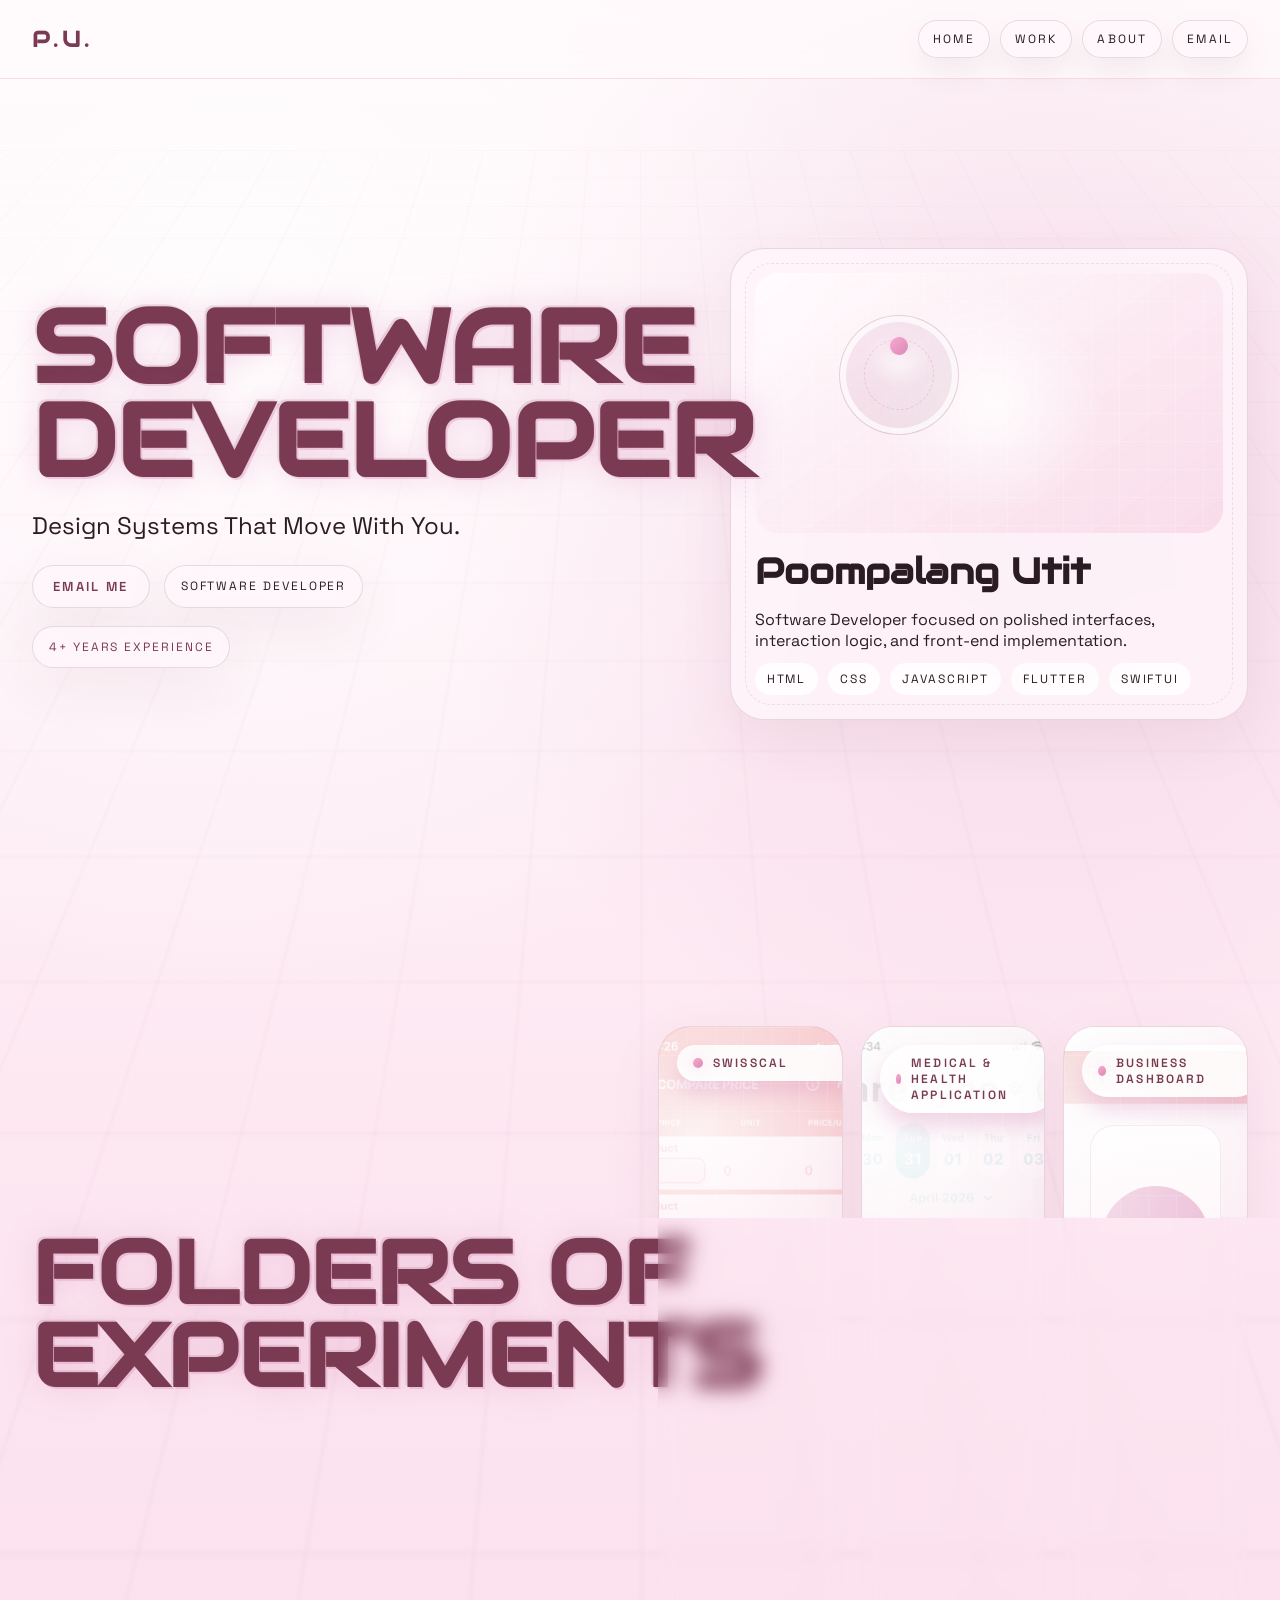
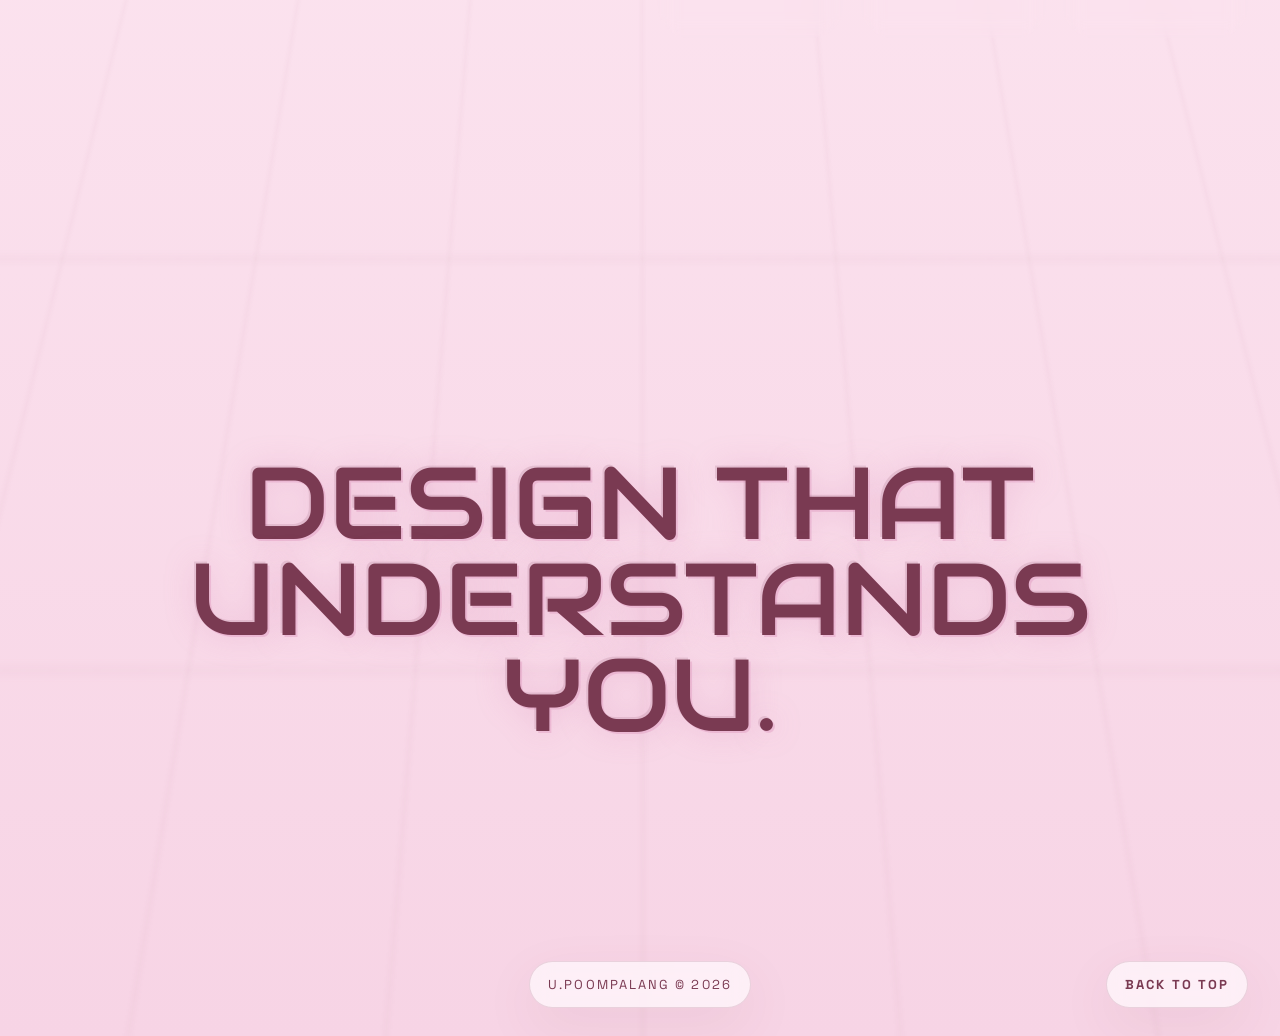
<file: index.html>
<!doctype html>
<html lang="en">
  <head>
    <meta charset="utf-8" />
    <meta name="viewport" content="width=device-width, initial-scale=1" />
    <title>Poompalang Portfolio</title>
    <link rel="preconnect" href="https://fonts.googleapis.com" />
    <link rel="preconnect" href="https://fonts.gstatic.com" crossorigin />
    <link
      href="https://fonts.googleapis.com/css2?family=Audiowide&family=Bodoni+Moda:wght@400;500;600;700&family=Space+Grotesk:wght@400;500;600&display=swap"
      rel="stylesheet"
    />
    <link rel="stylesheet" href="styles.css" />
    </head>
  <body class="index-future">
    <div class="page">
      <header class="hero" id="top">
        <nav class="nav">
          <div class="logo">P.U.</div>
          <div class="nav-links">
            <a href="index.html#top">Home</a>
            <a href="index.html#work">Work</a>
            <a href="about.html">About</a>
            <a href="mailto:poompalang8@gmail.com">Email</a>
          </div>
        </nav>

        <div class="hero-grid">
          <div class="hero-copy">
            <!-- <p class="eyebrow">Retro Futurism Portfolio</p> -->
            <h1><span>Software</span><span>Developer</span></h1>
            <p class="lead">
              Design Systems That Move With You.
            </p>
            <div class="cta-row">
              <a class="btn primary" href="mailto:poompalang8@gmail.com">Email Me</a>
              <span class="hero-signal">Software Developer</span>
            </div>
            <div class="hero-meta">
              <span>4+ Years Experience</span>
            </div>
          </div>

          <div class="hero-card">
            <div class="hero-card-top">
              <div class="avatar"></div>
            </div>
            <div class="hero-card-body">
              <h2>Poompalang Utit</h2>
              <p>Software Developer focused on polished interfaces, interaction logic, and front-end implementation.</p>
              <div class="tag-row">
                <span>HTML</span>
                <span>CSS</span>
                <span>JavaScript</span>
                <span>Flutter</span>
                <span>SwiftUI</span>
              </div>
            </div>
          </div>
        </div>
      </header>

      <section class="work-folders" id="work">
        <div class="work-header">
          <!-- <p class="eyebrow">Selected Work</p> -->
          <h2>Folders of Experiments</h2>
          <!-- <p class="lead">A set of interface experiments exploring motion, mood, and digital character.</p> -->
        </div>

        <div class="folder-stack" aria-label="Project folders">
          <a class="folder-card" href="swisscal.html">
            <div class="folder-tab">SwissCal</div>
            <div class="folder-body">
              <img src="assets/swisscal/compare.png" alt="SwissCal project preview" onerror="this.style.display='none'; this.nextElementSibling.hidden=false;" />
              <div class="folder-preview-fallback" hidden>SwissCal</div>
            </div>
          </a>

          <a class="folder-card" href="medhealth.html">
            <div class="folder-tab">Medical & Health Application</div>
            <div class="folder-body">
              <img src="assets/medhealth/dashboard.png" alt="Medical & Health Application project preview" onerror="this.style.display='none'; this.nextElementSibling.hidden=false;" />
              <div class="folder-preview-fallback" hidden>Medical & Health Application</div>
            </div>
          </a>

          <a class="folder-card" href="business-dashboard.html">
            <div class="folder-tab">Business Dashboard</div>
            <div class="folder-body">
              <img src="assets/business/ex1.png" alt="Business Dashboard project preview" onerror="this.style.display='none'; this.nextElementSibling.hidden=false;" />
              <div class="folder-preview-fallback dashboard-fallback" hidden>Business Dashboard</div>
            </div>
          </a>
        </div>
      </section>

      <section class="design-footer" aria-label="Design statement">
        <div class="design-stage">
          <a class="design-target" href="about.html" aria-label="Go to About page">
            <span class="design-text">Design That Understands You.</span>
            <div class="design-box" aria-hidden="true">
              <span class="handle tl"></span>
              <span class="handle tc"></span>
              <span class="handle tr"></span>
              <span class="handle cl"></span>
              <span class="handle cr"></span>
              <span class="handle bl"></span>
              <span class="handle bc"></span>
              <span class="handle br"></span>
              <span class="design-label">Text</span>
            </div>
            <div class="hover-cursor" aria-hidden="true">
              <span class="cursor-pill">explore more.</span>
              <span class="cursor-star star-a"></span>
              <span class="cursor-star star-b"></span>
            </div>
          </a>
        </div>

        <div class="design-footer-meta">
          <div></div>
          <p class="footer-signature">U.POOMPALANG &copy; 2026</p>
          <a class="back-top" href="#top">Back to top</a>
        </div>
      </section>
    </div>
    <script src="script.js"></script>
  </body>
</html>
</file>
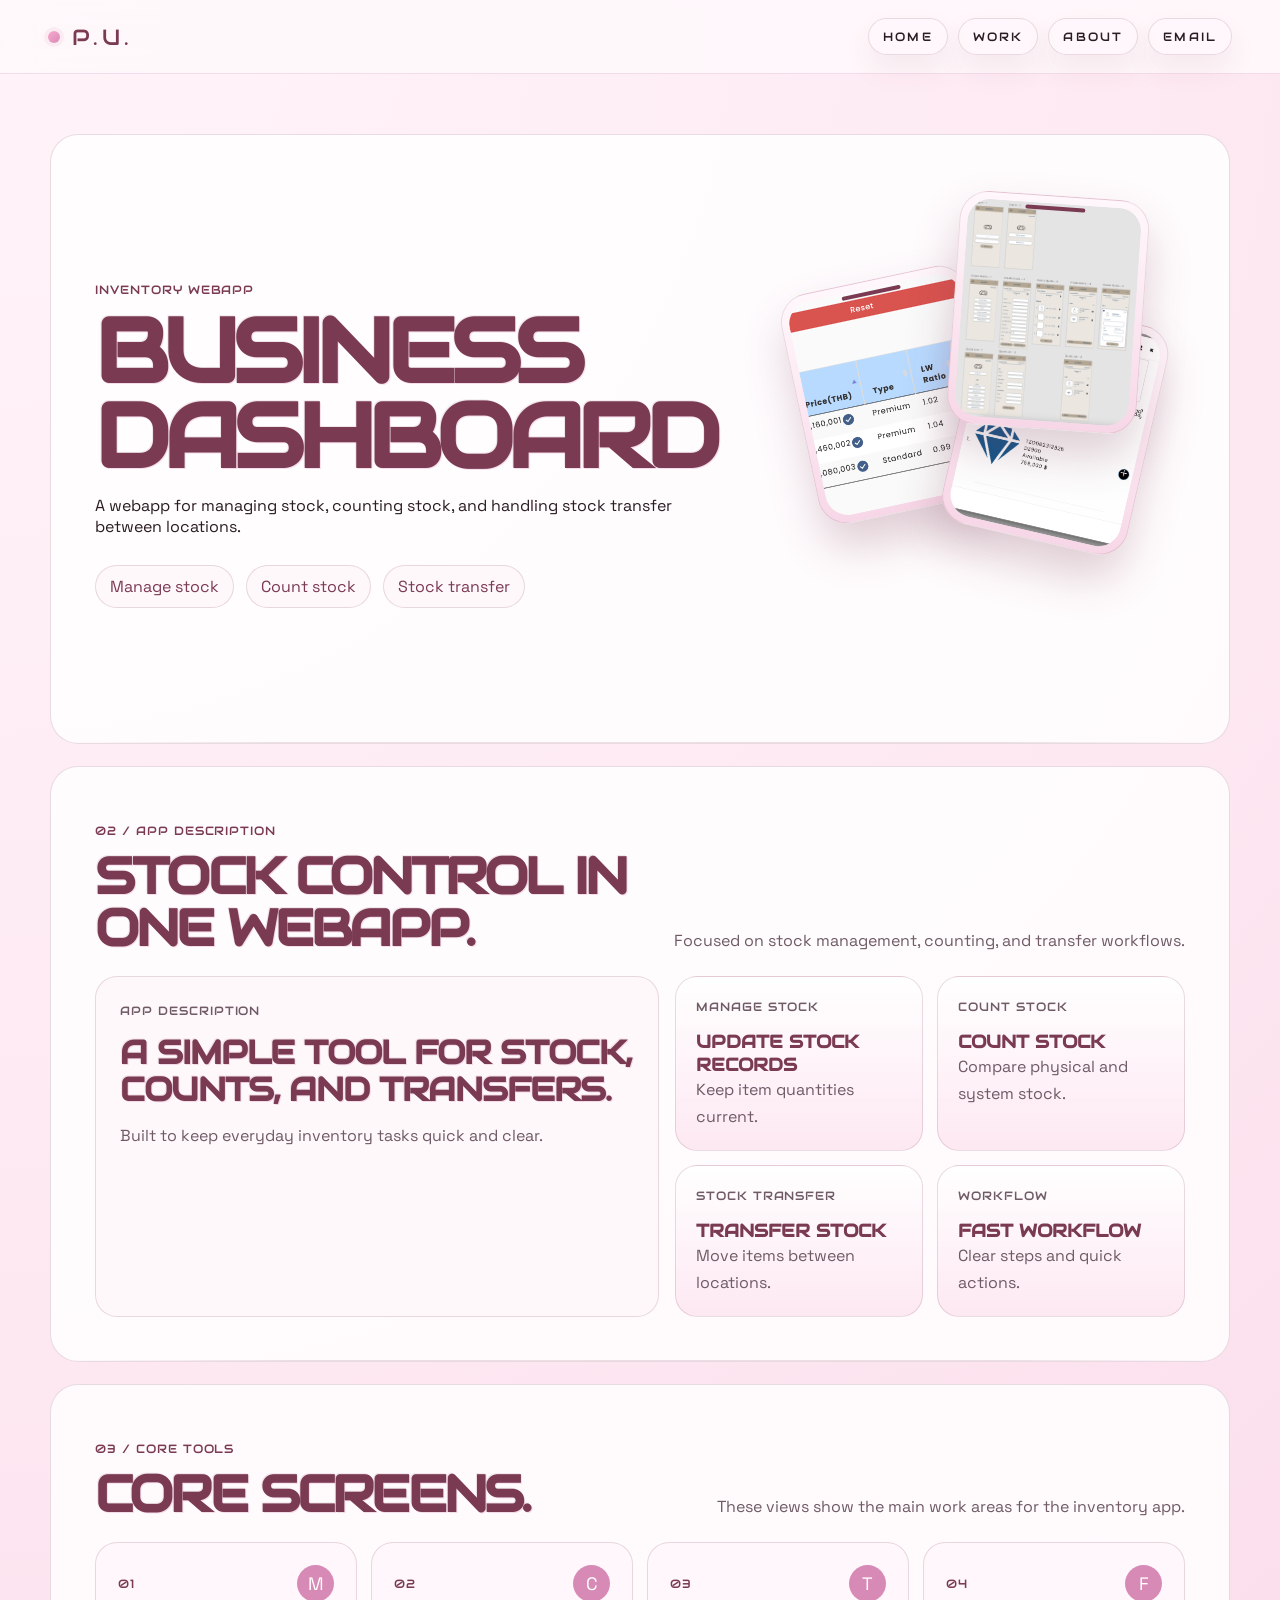
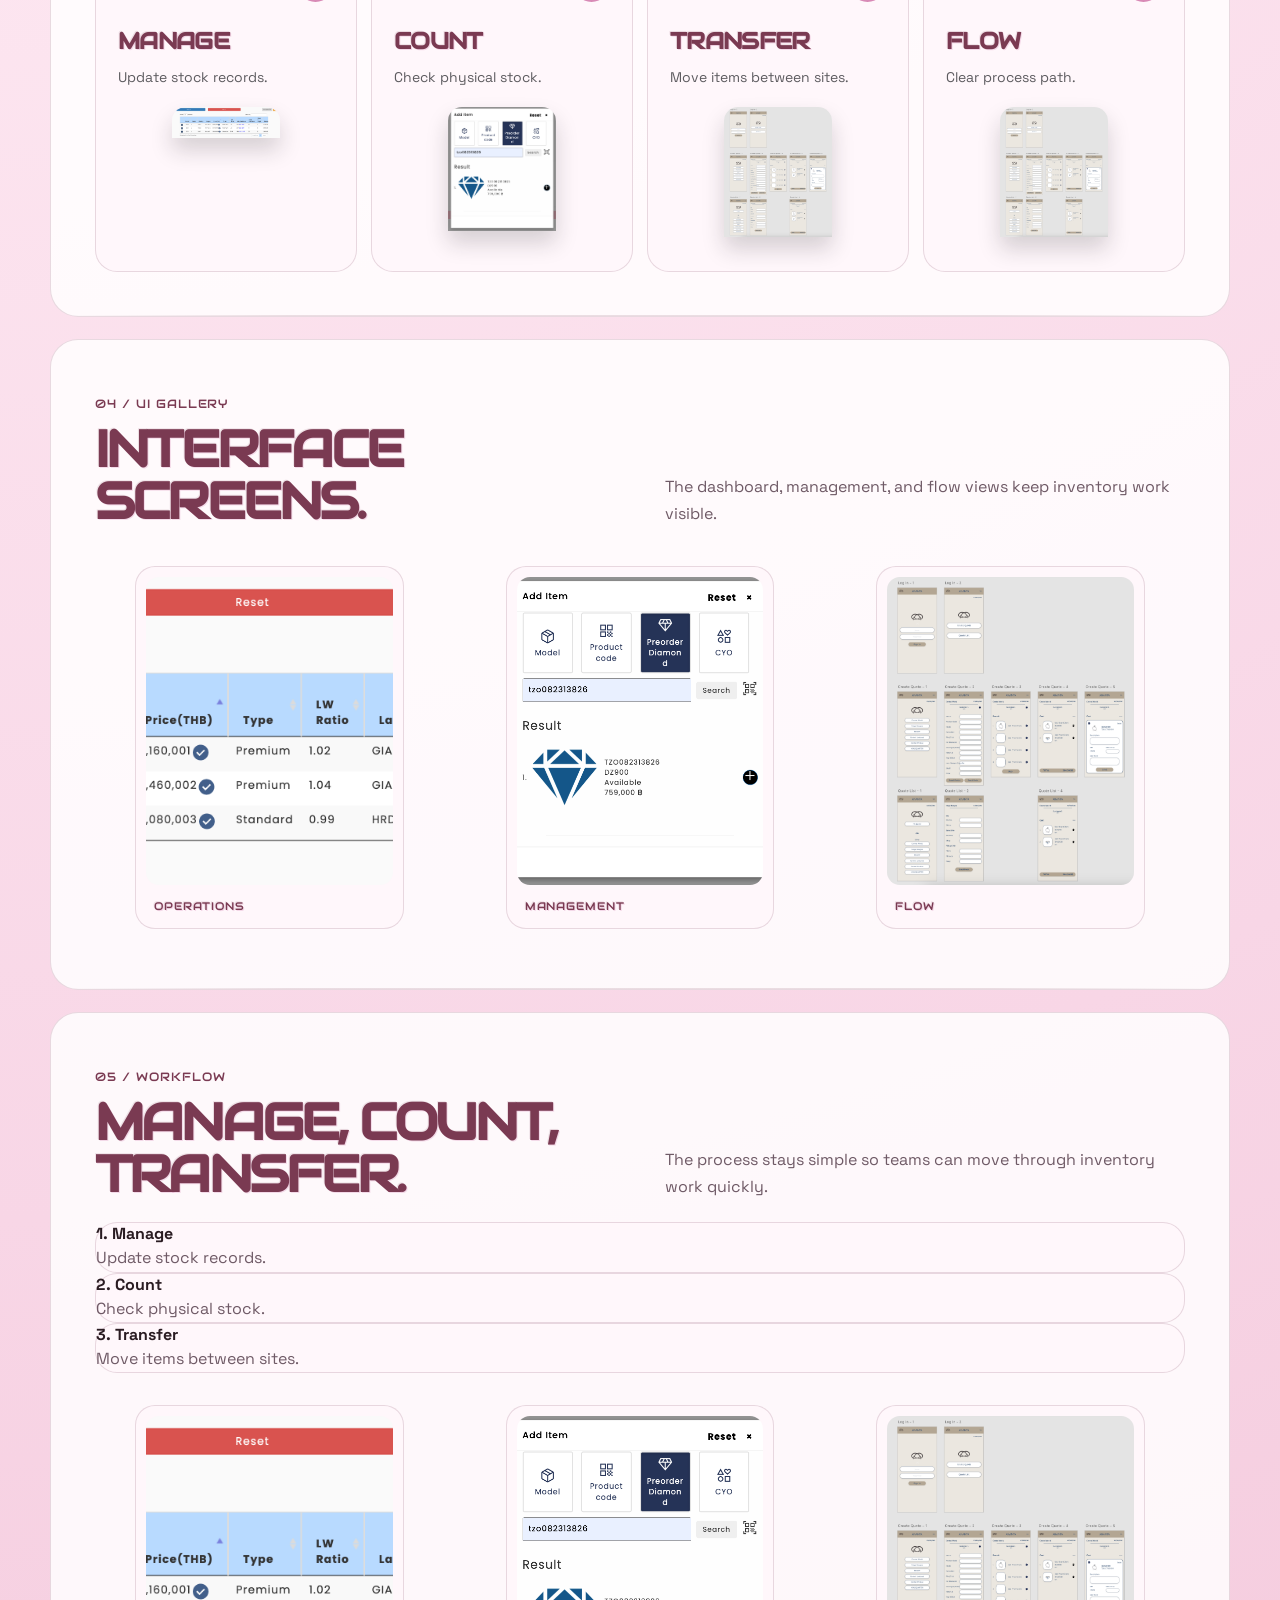
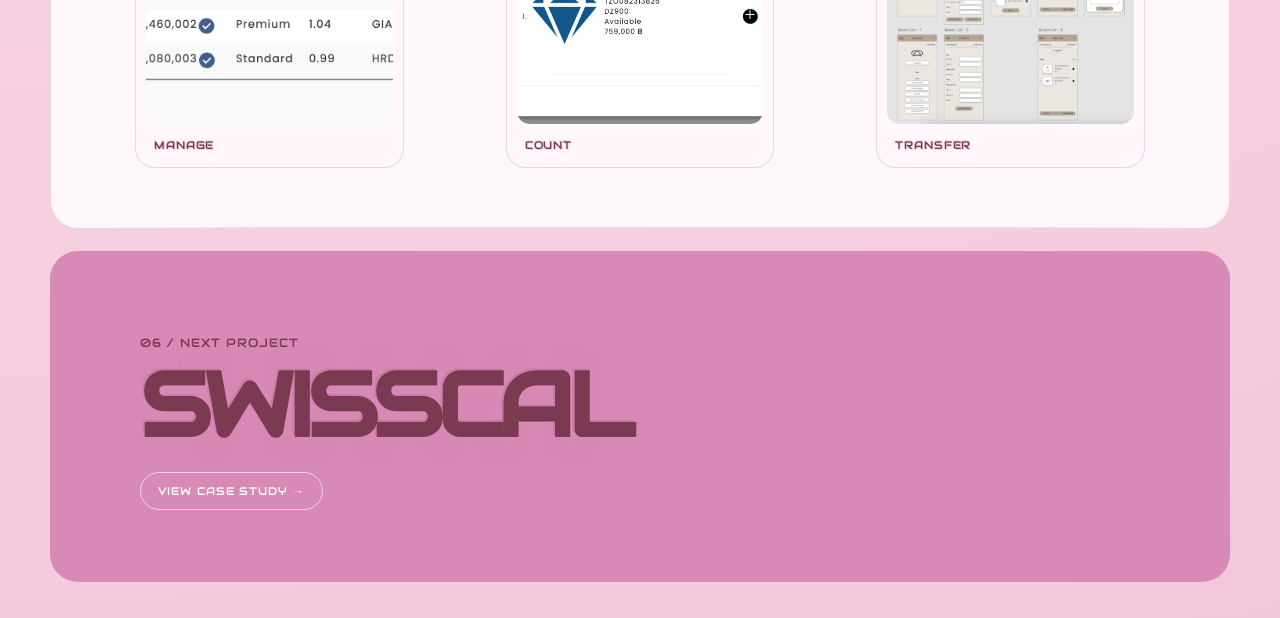
<file: business-dashboard.html>
<!doctype html>
<html lang="en">
  <head>
    <meta charset="utf-8" />
    <meta name="viewport" content="width=device-width, initial-scale=1" />
    <title>Business Dashboard</title>
    <link rel="preconnect" href="https://fonts.googleapis.com" />
    <link rel="preconnect" href="https://fonts.gstatic.com" crossorigin />
    <link href="https://fonts.googleapis.com/css2?family=Audiowide&family=Bodoni+Moda:wght@400;500;600;700&family=Space+Grotesk:wght@400;500;600&display=swap" rel="stylesheet" />
    <style>
      :root {
        --coral: #d88ab6;
        --rose: #7a3a52;
        --ink: #2a1c22;
        --cream: #fff4f9;
        --line: rgba(122,58,82,.17);
      }
      * { box-sizing: border-box; }
      html { scroll-behavior: smooth; }
      body { margin: 0; color: var(--ink); background: radial-gradient(circle at top left, #fff4f9 0%, #fde7f1 35%, #f8d6e6 70%, #f3c7da 100%); font-family: "Space Grotesk", sans-serif; }
      a { color: inherit; text-decoration: none; }
      img { display: block; width: 100%; }

      .nav { position: fixed; top: 0; left: 0; right: 0; z-index: 20; display: flex; align-items: center; justify-content: space-between; gap: 24px; padding: 18px clamp(20px,4vw,48px); backdrop-filter: blur(14px); background: rgba(255,250,252,.84); border-bottom: 1px solid rgba(216,138,182,.26); }
      .logo { display: inline-flex; align-items: center; gap: 12px; font-family: "Audiowide", sans-serif; font-size: 22px; letter-spacing: .18em; text-transform: uppercase; color: var(--rose); }
      .logo::before { content:""; width: 12px; height: 12px; border-radius: 50%; background: linear-gradient(135deg, #f9a9cf 0%, #d88ab6 100%); box-shadow: 0 0 0 4px rgba(216,138,182,.12); }
      .nav-links { display: flex; flex-wrap: wrap; justify-content: flex-end; gap: 10px; }
      .nav-links a { padding: 10px 14px; border-radius: 999px; border: 1px solid rgba(122,58,82,.16); background: rgba(255,247,251,.74); box-shadow: 0 14px 28px rgba(122,58,82,.08); font-family: "Audiowide", sans-serif; font-size: 12px; letter-spacing: .18em; text-transform: uppercase; transition: transform .3s cubic-bezier(.2,.8,.2,1), box-shadow .3s cubic-bezier(.2,.8,.2,1), background .3s cubic-bezier(.2,.8,.2,1); }
      .nav-links a:hover { transform: translateY(-2px); box-shadow: 0 16px 32px rgba(122,58,82,.14); background: rgba(255,255,255,.88); }

      .page { width: min(1180px, calc(100vw - 40px)); margin: 0 auto; padding: 112px 0 36px; }
      .panel { position: relative; overflow: hidden; border: 1px solid var(--line); border-radius: 28px; background: rgba(255,255,255,.84); }
      .section { margin-top: 22px; padding: clamp(24px,4vw,44px); }
      .section::after { content:""; position:absolute; inset:auto 0 0; height:1px; background: linear-gradient(90deg, transparent 0%, rgba(122,58,82,.15) 20%, rgba(122,58,82,.15) 80%, transparent 100%); pointer-events:none; }

      .hero-grid { display: grid; grid-template-columns: 1.05fr .95fr; gap: clamp(24px,4vw,52px); align-items: center; }
      .hero-kicker, .section-kicker, .feature-index, .tile-label { font-family: "Audiowide", sans-serif; font-size: 12px; letter-spacing: .08em; text-transform: uppercase; color: var(--rose); }
      .hero-title, .section-head h2, .copy-card h3, .feature h3, .screen-card figcaption, .case-next h2 { font-family: "Audiowide", sans-serif; text-transform: uppercase; color: var(--rose); text-shadow: -1px -1px 0 rgba(122,58,82,.12), 1px 1px 0 rgba(216,138,182,.28); }
      .hero-title { margin: 0; font-size: clamp(52px,7vw,92px); line-height: .95; letter-spacing: -.06em; }
      .hero-copy p { max-width: 650px; margin: 18px 0 0; font-size: clamp(17px,1.7vw,20px); line-height: 1.7; color: #6f5a66; }
      .hero-meta { display: flex; flex-wrap: wrap; gap: 12px; margin-top: 28px; }
      .meta-chip { display: inline-flex; align-items: center; gap: 8px; padding: 10px 14px; border-radius: 999px; background: rgba(255,247,251,.8); border: 1px solid var(--line); color: var(--rose); }
      .hero-devices { position: relative; min-height: 520px; }
      .hero-phone { position: absolute; width: min(190px,31vw); padding: 7px; background: linear-gradient(180deg, #fff7fb 0%, #f7d7e7 100%); border-radius: 29px; border: 1px solid rgba(122,58,82,.14); box-shadow: 0 24px 45px rgba(122,58,82,.24); transform-origin: bottom center; }
      .hero-phone img { border-radius: 23px; aspect-ratio: 4 / 5; object-fit: cover; }
      .hero-phone::after { content:""; position:absolute; width:32%; height:4px; border-radius:20px; background:var(--rose); top:10px; left:34%; }
      .hero-phone.one { left: 4%; top: 80px; transform: rotate(-12deg); }
      .hero-phone.two { left: 35%; top: 0; z-index: 2; transform: rotate(4deg); }
      .hero-phone.three { right: 0; top: 110px; transform: rotate(13deg); }

      .section-head { display: grid; grid-template-columns: 1fr auto; gap: 24px; align-items: end; margin-bottom: 22px; position: relative; z-index: 1; }
      .section-head h2 { margin: 8px 0 0; font-size: clamp(30px,4vw,52px); line-height: 1.02; letter-spacing: -.055em; }
      .section-note { max-width: 520px; margin: 0; color: #6f5a66; line-height: 1.7; }

      .overview-grid, .gallery-grid, .flow-layout { display: grid; gap: 16px; }
      .overview-grid { grid-template-columns: minmax(0,1.05fr) minmax(0,.95fr); }
      .copy-card, .detail-tile, .shot-card, .flow-step { background: rgba(255,247,251,.82); border: 1px solid var(--line); border-radius: 22px; }
      .copy-card { padding: 24px; }
      .copy-card h3 { margin: 12px 0 14px; font-size: clamp(22px,2.6vw,33px); line-height: 1.12; letter-spacing: -.03em; }
      .copy-card p, .detail-tile p, .shot-copy p, .flow-step p { margin: 0; color: #6f5a66; line-height: 1.7; }
      .detail-grid { display: grid; grid-template-columns: repeat(2, minmax(0,1fr)); gap: 14px; }
      .detail-tile { min-height: 150px; padding: 20px; background: linear-gradient(180deg, rgba(255,255,255,.92), rgba(253,231,241,.94)); }
      .detail-tile strong { display:block; margin-top: 12px; font-family: "Audiowide", sans-serif; font-size: 18px; text-transform: uppercase; color: var(--rose); }

      .feature-grid { display: grid; grid-template-columns: repeat(4, minmax(0,1fr)); gap: 14px; }
      .feature { min-height: 330px; padding: 22px; display:flex; flex-direction:column; background: rgba(255,247,251,.9); border: 1px solid var(--line); border-radius: 22px; }
      .feature-top { display:flex; justify-content:space-between; align-items:center; gap:12px; }
      .feature-icon { width: 37px; height: 37px; display:grid; place-items:center; background: var(--coral); color:#fff; border-radius:50%; font-size:18px; }
      .feature h3 { margin: 24px 0 10px; font-size: 23px; letter-spacing: -.03em; }
      .feature p { margin: 0; color: #5e5c60; font-size: 14px; line-height: 1.6; }
      .feature img { width: 108px; margin: 18px auto -22px; border-radius: 14px 14px 0 0; box-shadow: 0 12px 22px rgba(28,29,36,.18); }

      .screen-grid { max-width: 1240px; margin: auto; display: grid; grid-template-columns: repeat(3, minmax(0,1fr)); gap: 22px; }
      .screen-card { background: rgba(255,247,251,.9); border-radius: 20px; padding: 10px; overflow:hidden; border: 1px solid var(--line); }
      .screen-card img { width:100%; display:block; border-radius: 13px; object-fit: cover; aspect-ratio: 4 / 5; background: #fff; }
      .screen-card figcaption { padding: 14px 8px 5px; font-size: 11px; letter-spacing: .08em; color: var(--rose); }

      .case-next { padding: 72px clamp(24px,7vw,112px); background: var(--coral); color: #fff; border-radius: 28px; margin-top: 22px; }
      .case-next a { max-width: 1240px; margin: auto; display:block; }
      .case-next h2 { margin: 14px 0 0; font-size: clamp(42px,7vw,92px); letter-spacing: -.06em; line-height: .94; text-shadow: -2px -2px 0 rgba(122,58,82,.14), 2px 2px 0 rgba(216,138,182,.34), 0 0 30px rgba(216,138,182,.34); }
      .case-next span { display:inline-block; margin-top:24px; padding:11px 17px; border:1px solid rgba(255,255,255,.6); border-radius:100px; font:11px "Audiowide", sans-serif; text-transform: uppercase; letter-spacing: .08em; }

      .footer-grid { display:grid; grid-template-columns: 1fr auto auto; gap:16px; align-items:center; padding:14px 4px 6px; color:#6f5a66; }
      .footer-license, .footer-top { font-family: "Audiowide", sans-serif; font-size: 12px; letter-spacing: .08em; text-transform: uppercase; }

      @media (max-width: 900px) {
        .hero-grid, .overview-grid, .flow-layout { grid-template-columns: 1fr; }
        .feature-grid, .screen-grid, .detail-grid { grid-template-columns: 1fr; }
        .hero-devices { max-width: 520px; width: 100%; margin: auto; min-height: 390px; }
      }
      @media (max-width: 580px) {
        .page { width: min(100vw - 24px, 1180px); padding-top: 102px; }
        .nav { flex-direction: column; align-items: flex-start; }
        .nav-links { justify-content: flex-start; }
        .hero-title { font-size: clamp(40px,14vw,64px); }
        .hero-devices { min-height: 325px; }
        .hero-phone { width: 140px; border-radius: 22px; }
        .hero-phone img { border-radius: 17px; }
        .hero-phone.one { left: 0; top: 62px; }
        .hero-phone.two { left: 31%; }
        .hero-phone.three { top: 75px; }
        .section-head { display: block; }
        .section-note { margin-top: 20px; }
        .case-next { padding: 54px 20px; }
        .footer-grid { grid-template-columns: 1fr; justify-items: start; }
      }
    </style>
  </head>
  <body id="top">
    <nav class="nav" aria-label="Main navigation">
      <div class="logo">P.U.</div>
      <div class="nav-links">
        <a href="index.html#top">Home</a>
        <a href="index.html#work">Work</a>
        <a href="about.html">About</a>
        <a href="mailto:poompalang8@gmail.com">Email</a>
      </div>
    </nav>

    <main class="page">
      <section class="panel section">
        <div class="hero-grid">
          <div>
            <p class="hero-kicker">Inventory Webapp</p>
            <h1 class="hero-title">Business Dashboard</h1>
            <p>A webapp for managing stock, counting stock, and handling stock transfer between locations.</p>
            <div class="hero-meta">
              <span class="meta-chip">Manage stock</span>
              <span class="meta-chip">Count stock</span>
              <span class="meta-chip">Stock transfer</span>
            </div>
          </div>
          <div class="hero-devices" aria-label="Business app previews">
            <figure class="hero-phone one"><img src="assets/business/ex1.png" alt="Business dashboard preview 1" /></figure>
            <figure class="hero-phone two"><img src="assets/business/flow.png" alt="Business flow preview" /></figure>
            <figure class="hero-phone three"><img src="assets/business/ex2.png" alt="Business dashboard preview 2" /></figure>
          </div>
        </div>
      </section>

      <section class="panel section">
        <div class="section-head">
          <div>
            <p class="section-kicker">02 / App description</p>
            <h2>Stock control in one webapp.</h2>
          </div>
          <p class="section-note">Focused on stock management, counting, and transfer workflows.</p>
        </div>
        <div class="overview-grid">
          <article class="copy-card">
            <p class="tile-label">App description</p>
            <h3>A simple tool for stock, counts, and transfers.</h3>
            <p>Built to keep everyday inventory tasks quick and clear.</p>
          </article>
          <div class="detail-grid">
            <article class="detail-tile"><p class="tile-label">Manage stock</p><strong>Update stock records</strong><p>Keep item quantities current.</p></article>
            <article class="detail-tile"><p class="tile-label">Count stock</p><strong>Count stock</strong><p>Compare physical and system stock.</p></article>
            <article class="detail-tile"><p class="tile-label">Stock transfer</p><strong>Transfer stock</strong><p>Move items between locations.</p></article>
            <article class="detail-tile"><p class="tile-label">Workflow</p><strong>Fast workflow</strong><p>Clear steps and quick actions.</p></article>
          </div>
        </div>
      </section>

      <section class="panel section">
        <div class="section-head">
          <div>
            <p class="section-kicker">03 / Core tools</p>
            <h2>Core screens.</h2>
          </div>
          <p class="section-note">These views show the main work areas for the inventory app.</p>
        </div>
        <div class="feature-grid">
          <article class="feature"><div class="feature-top"><span class="feature-index">01</span><span class="feature-icon">M</span></div><h3>Manage</h3><p>Update stock records.</p><img src="assets/business/ex1.png" alt="Manage stock screen" /></article>
          <article class="feature"><div class="feature-top"><span class="feature-index">02</span><span class="feature-icon">C</span></div><h3>Count</h3><p>Check physical stock.</p><img src="assets/business/ex2.png" alt="Count stock screen" /></article>
          <article class="feature"><div class="feature-top"><span class="feature-index">03</span><span class="feature-icon">T</span></div><h3>Transfer</h3><p>Move items between sites.</p><img src="assets/business/flow.png" alt="Transfer stock screen" /></article>
          <article class="feature"><div class="feature-top"><span class="feature-index">04</span><span class="feature-icon">F</span></div><h3>Flow</h3><p>Clear process path.</p><img src="assets/business/flow.png" alt="Workflow screen" /></article>
        </div>
      </section>

      <section class="panel section">
        <div class="section-head">
          <div>
            <p class="section-kicker">04 / UI Gallery</p>
            <h2>Interface screens.</h2>
          </div>
          <p class="section-note">The dashboard, management, and flow views keep inventory work visible.</p>
        </div>
        <div class="screen-grid">
          <figure class="screen-card"><img src="assets/business/ex1.png" alt="Business interface screenshot 1" /><figcaption>Operations</figcaption></figure>
          <figure class="screen-card"><img src="assets/business/ex2.png" alt="Business interface screenshot 2" /><figcaption>Management</figcaption></figure>
          <figure class="screen-card"><img src="assets/business/flow.png" alt="Business flow image" /><figcaption>Flow</figcaption></figure>
        </div>
      </section>

      <section class="panel section">
        <div class="section-head">
          <div>
            <p class="section-kicker">05 / Workflow</p>
            <h2>Manage, count, transfer.</h2>
          </div>
          <p class="section-note">The process stays simple so teams can move through inventory work quickly.</p>
        </div>
        <div class="flow-layout">
          <div class="flow-copy">
            <article class="flow-step"><strong>1. Manage</strong><p>Update stock records.</p></article>
            <article class="flow-step"><strong>2. Count</strong><p>Check physical stock.</p></article>
            <article class="flow-step"><strong>3. Transfer</strong><p>Move items between sites.</p></article>
          </div>
          <div class="screen-grid">
            <figure class="screen-card"><img src="assets/business/ex1.png" alt="Business preview 1" /><figcaption>Manage</figcaption></figure>
            <figure class="screen-card"><img src="assets/business/ex2.png" alt="Business preview 2" /><figcaption>Count</figcaption></figure>
            <figure class="screen-card"><img src="assets/business/flow.png" alt="Business preview 3" /><figcaption>Transfer</figcaption></figure>
          </div>
        </div>
      </section>

      <section class="case-next"><a href="swisscal.html"><p class="section-kicker">06 / Next project</p><h2>SwissCal</h2><span>View case study →</span></a></section>
    </main>
  </body>
</html>
</file>
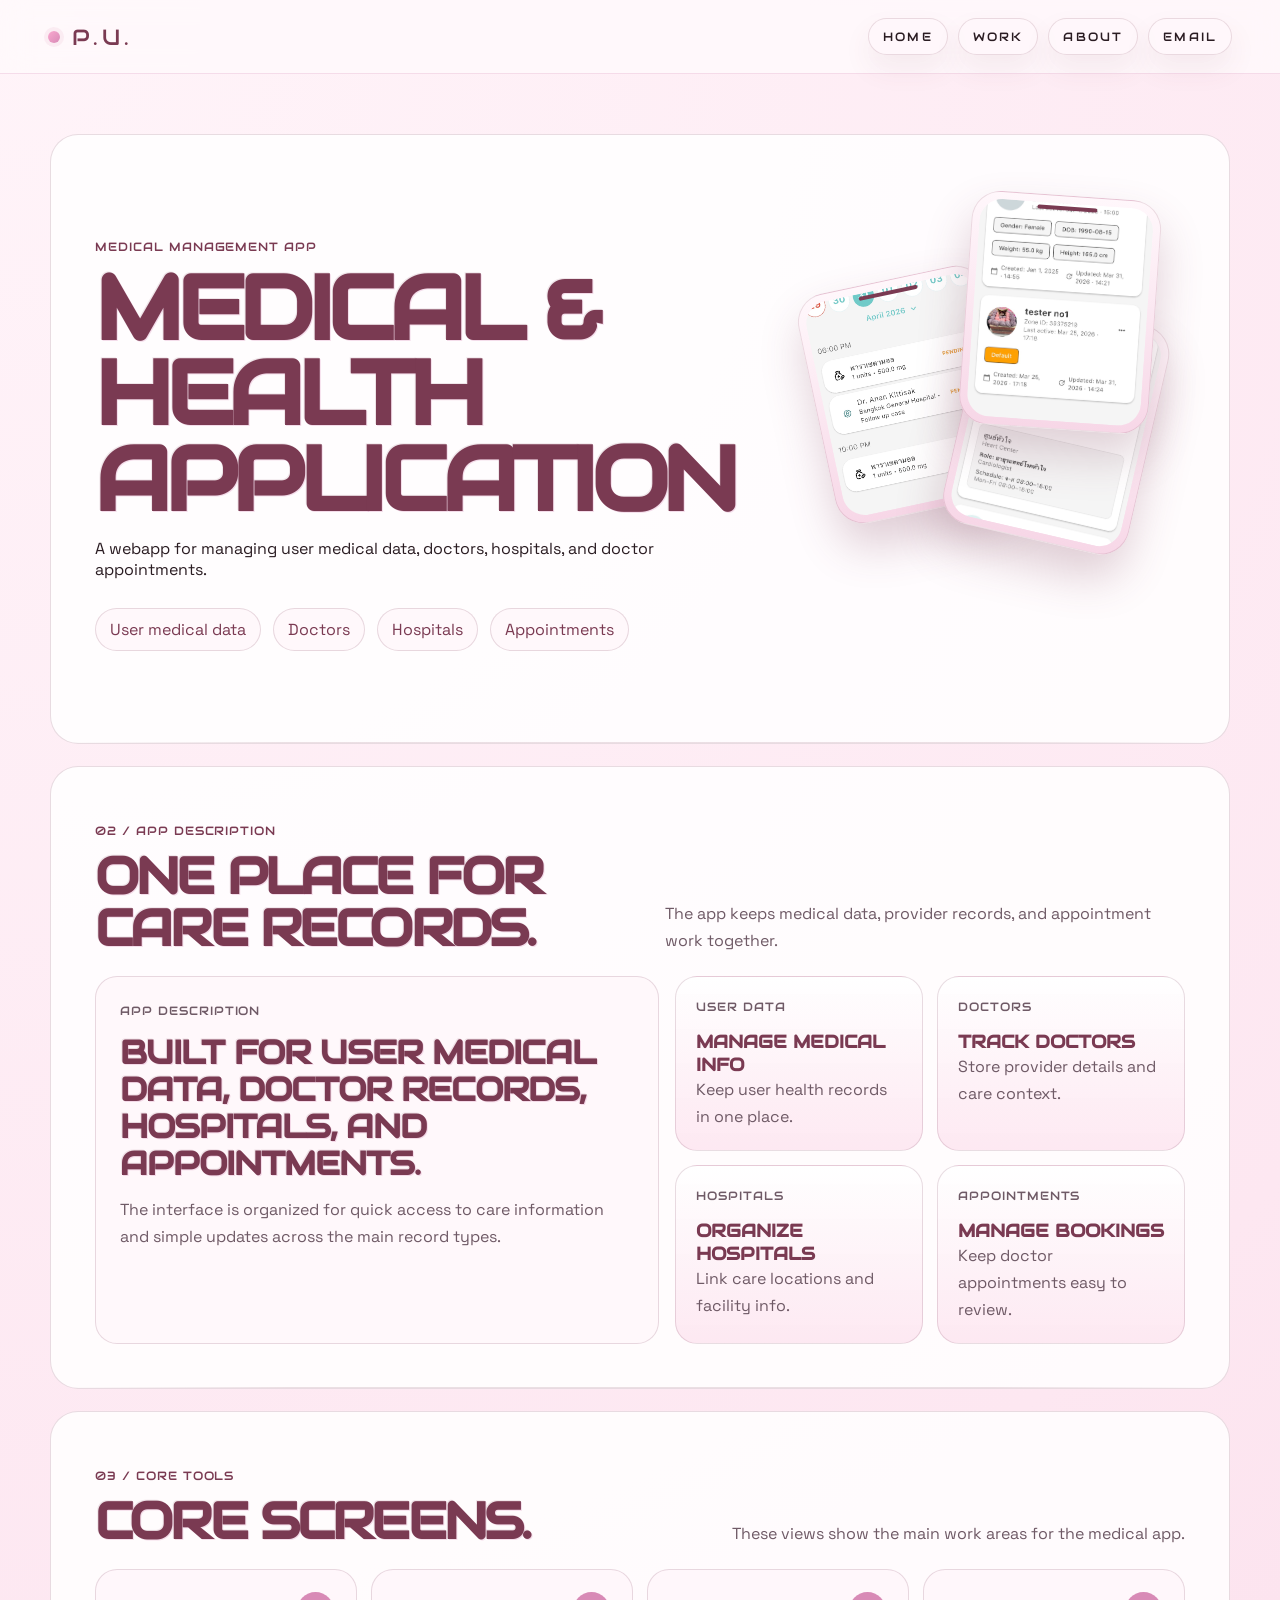
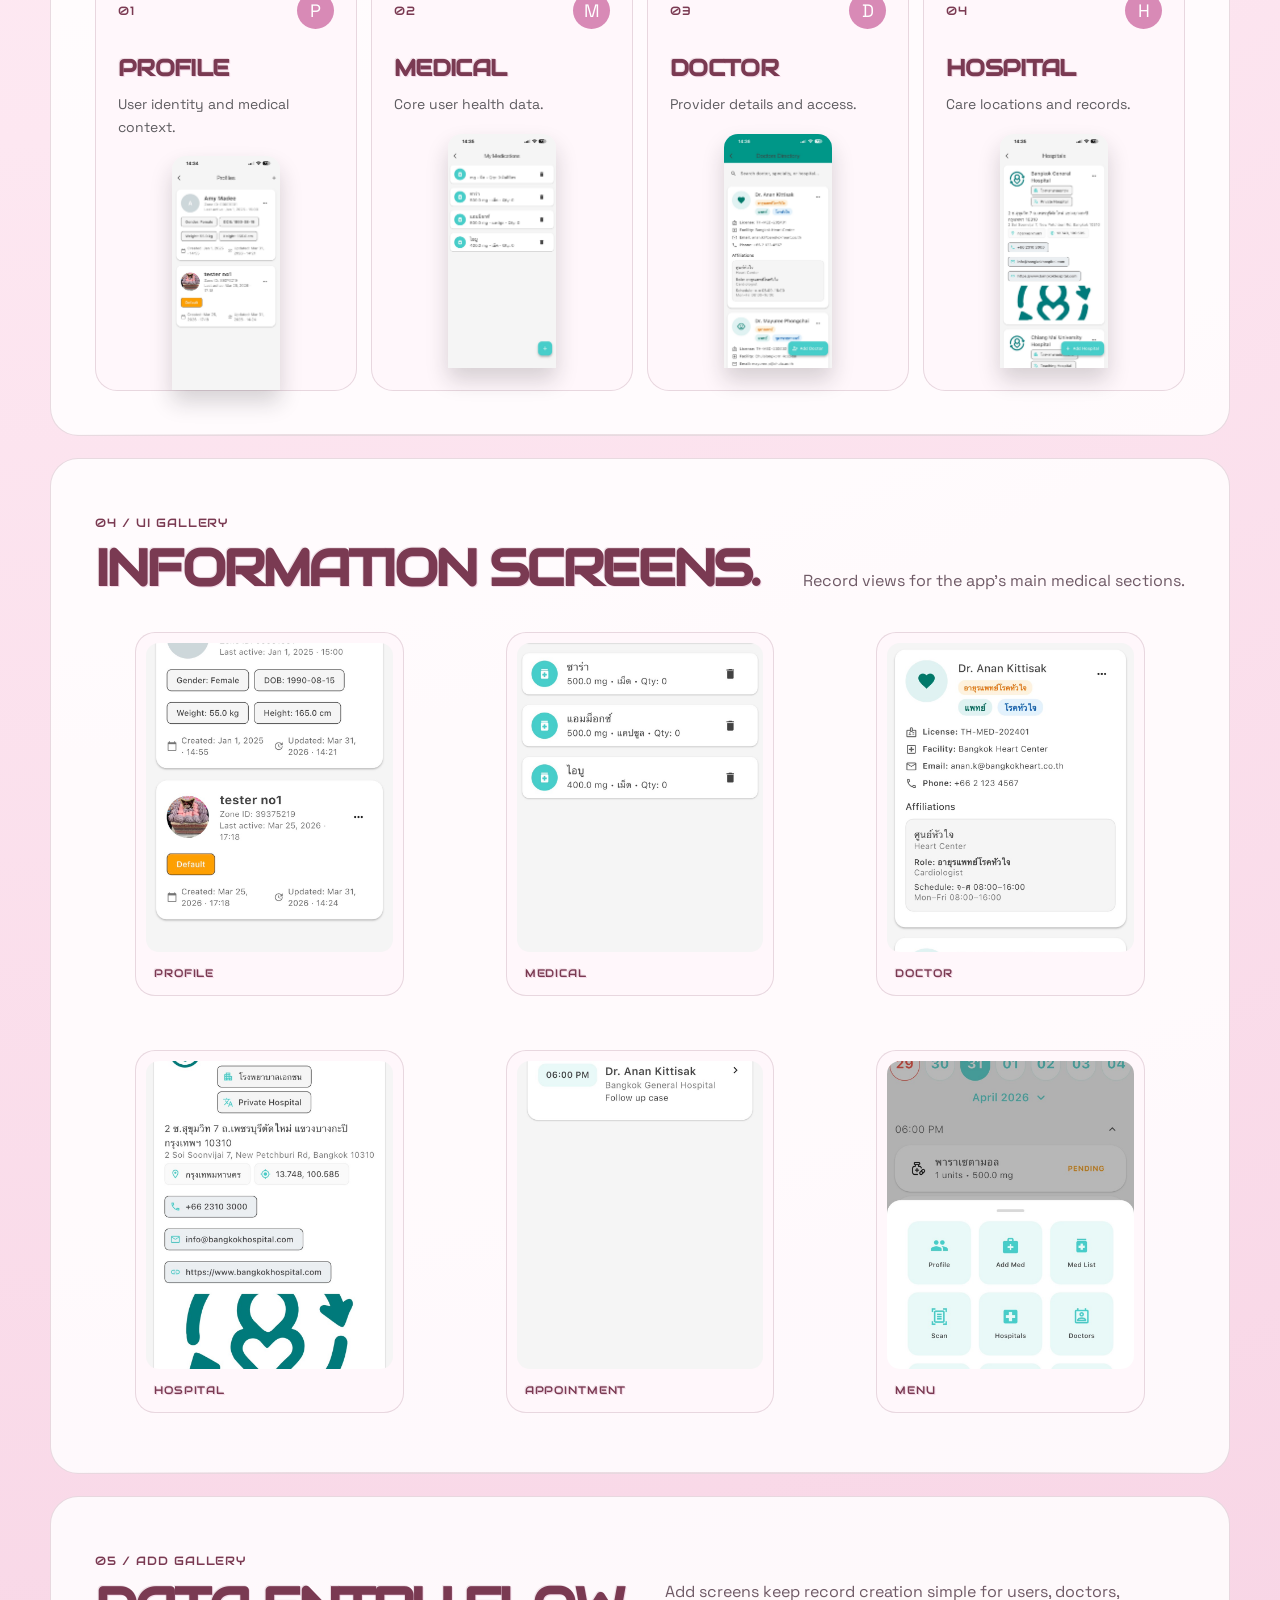
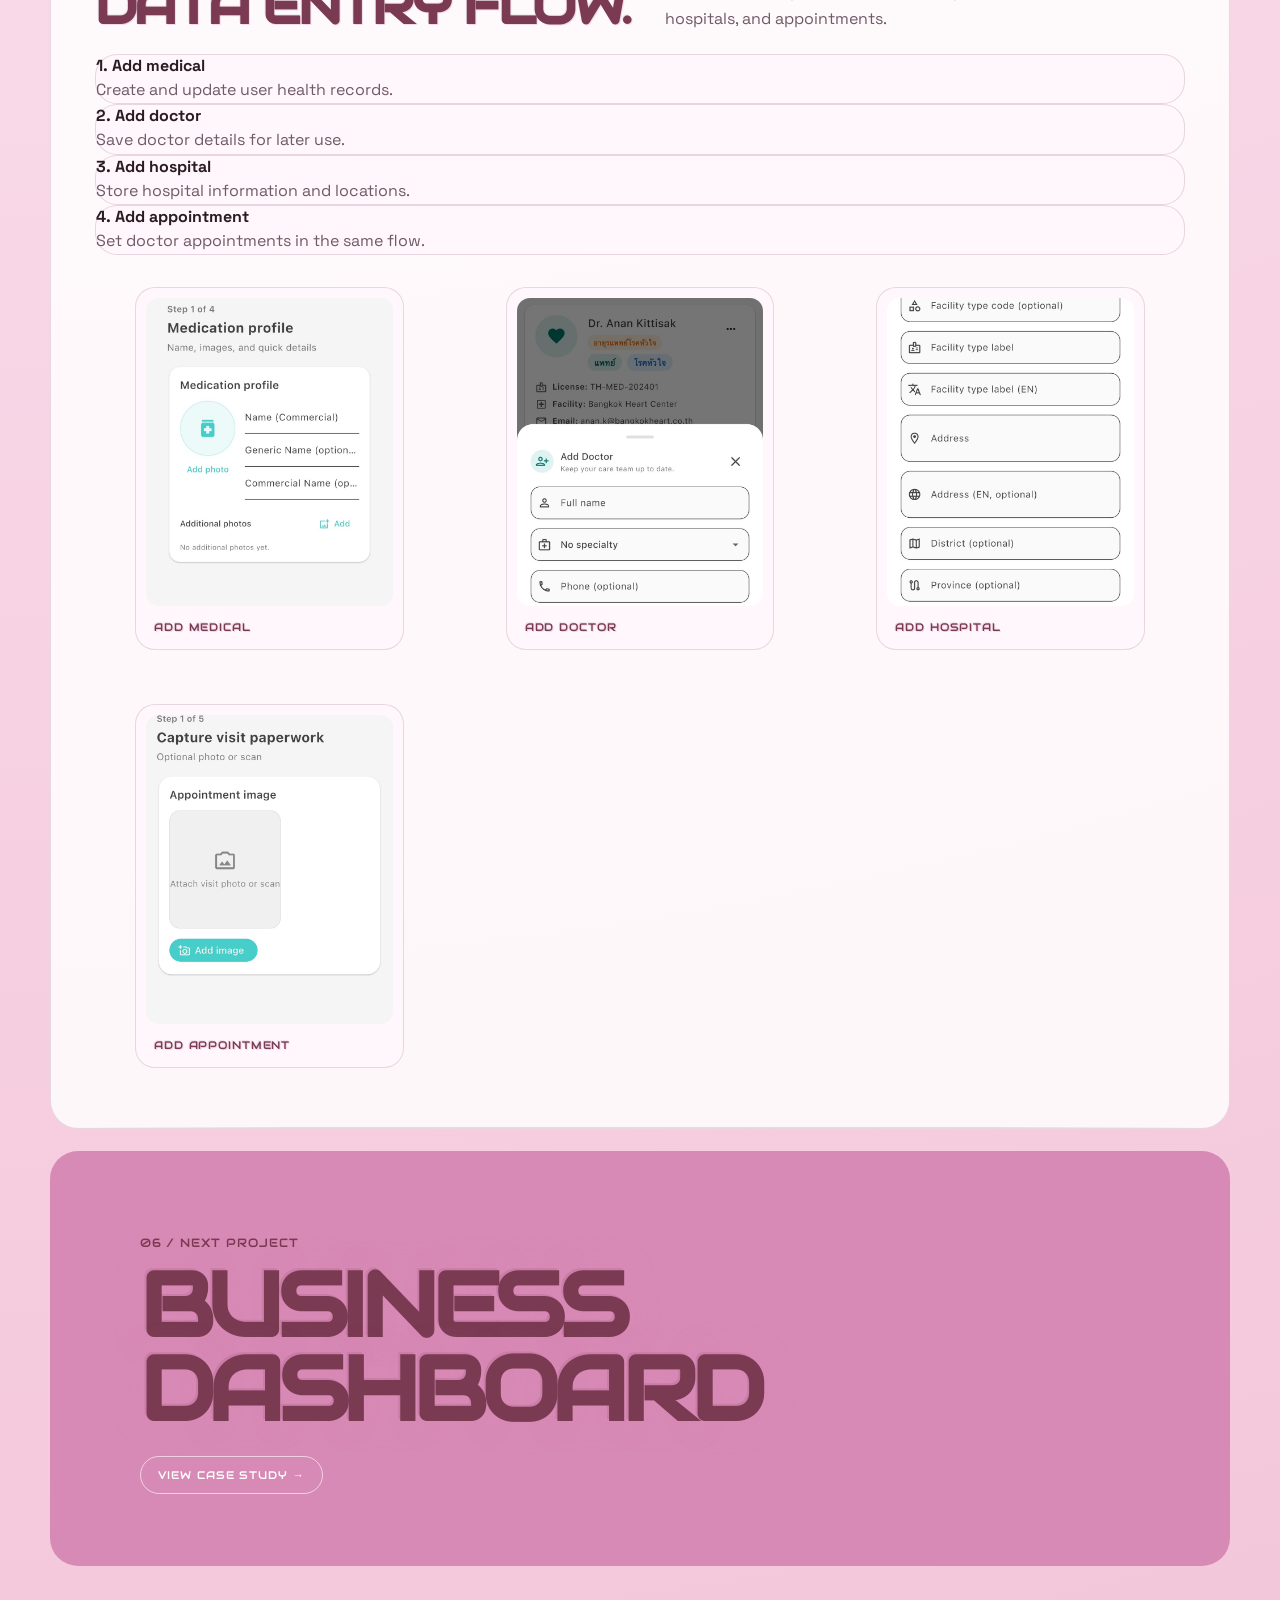
<file: medhealth.html>
<!doctype html>
<html lang="en">
  <head>
    <meta charset="utf-8" />
    <meta name="viewport" content="width=device-width, initial-scale=1" />
    <title>Medical & Health Application</title>
    <link rel="preconnect" href="https://fonts.googleapis.com" />
    <link rel="preconnect" href="https://fonts.gstatic.com" crossorigin />
    <link href="https://fonts.googleapis.com/css2?family=Audiowide&family=Bodoni+Moda:wght@400;500;600;700&family=Space+Grotesk:wght@400;500;600&display=swap" rel="stylesheet" />
    <style>
      :root {
        --coral: #d88ab6;
        --rose: #7a3a52;
        --ink: #2a1c22;
        --cream: #fff4f9;
        --line: rgba(122,58,82,.17);
      }
      * { box-sizing: border-box; }
      html { scroll-behavior: smooth; }
      body { margin: 0; color: var(--ink); background: radial-gradient(circle at top left, #fff4f9 0%, #fde7f1 35%, #f8d6e6 70%, #f3c7da 100%); font-family: "Space Grotesk", sans-serif; }
      a { color: inherit; text-decoration: none; }
      img { display: block; width: 100%; }

      .nav { position: fixed; top: 0; left: 0; right: 0; z-index: 20; display: flex; align-items: center; justify-content: space-between; gap: 24px; padding: 18px clamp(20px,4vw,48px); backdrop-filter: blur(14px); background: rgba(255,250,252,.84); border-bottom: 1px solid rgba(216,138,182,.26); }
      .logo { display: inline-flex; align-items: center; gap: 12px; font-family: "Audiowide", sans-serif; font-size: 22px; letter-spacing: .18em; text-transform: uppercase; color: var(--rose); }
      .logo::before { content:""; width: 12px; height: 12px; border-radius: 50%; background: linear-gradient(135deg, #f9a9cf 0%, #d88ab6 100%); box-shadow: 0 0 0 4px rgba(216,138,182,.12); }
      .nav-links { display: flex; flex-wrap: wrap; justify-content: flex-end; gap: 10px; }
      .nav-links a { padding: 10px 14px; border-radius: 999px; border: 1px solid rgba(122,58,82,.16); background: rgba(255,247,251,.74); box-shadow: 0 14px 28px rgba(122,58,82,.08); font-family: "Audiowide", sans-serif; font-size: 12px; letter-spacing: .18em; text-transform: uppercase; transition: transform .3s cubic-bezier(.2,.8,.2,1), box-shadow .3s cubic-bezier(.2,.8,.2,1), background .3s cubic-bezier(.2,.8,.2,1); }
      .nav-links a:hover { transform: translateY(-2px); box-shadow: 0 16px 32px rgba(122,58,82,.14); background: rgba(255,255,255,.88); }

      .page { width: min(1180px, calc(100vw - 40px)); margin: 0 auto; padding: 112px 0 36px; }
      .panel { position: relative; overflow: hidden; border: 1px solid var(--line); border-radius: 28px; background: rgba(255,255,255,.84); }
      .section { margin-top: 22px; padding: clamp(24px,4vw,44px); }
      .section::after { content:""; position:absolute; inset:auto 0 0; height:1px; background: linear-gradient(90deg, transparent 0%, rgba(122,58,82,.15) 20%, rgba(122,58,82,.15) 80%, transparent 100%); pointer-events:none; }

      .hero-grid { display: grid; grid-template-columns: 1.05fr .95fr; gap: clamp(24px,4vw,52px); align-items: center; }
      .hero-kicker, .section-kicker, .feature-index, .tile-label { font-family: "Audiowide", sans-serif; font-size: 12px; letter-spacing: .08em; text-transform: uppercase; color: var(--rose); }
      .hero-title, .section-head h2, .copy-card h3, .feature h3, .screen-card figcaption, .case-next h2 { font-family: "Audiowide", sans-serif; text-transform: uppercase; color: var(--rose); text-shadow: -1px -1px 0 rgba(122,58,82,.12), 1px 1px 0 rgba(216,138,182,.28); }
      .hero-title { margin: 0; font-size: clamp(52px,7vw,92px); line-height: .95; letter-spacing: -.06em; }
      .hero-copy p { max-width: 650px; margin: 18px 0 0; font-size: clamp(17px,1.7vw,20px); line-height: 1.7; color: #6f5a66; }
      .hero-meta { display: flex; flex-wrap: wrap; gap: 12px; margin-top: 28px; }
      .meta-chip { display: inline-flex; align-items: center; gap: 8px; padding: 10px 14px; border-radius: 999px; background: rgba(255,247,251,.8); border: 1px solid var(--line); color: var(--rose); }
      .hero-devices { position: relative; min-height: 520px; }
      .hero-phone { position: absolute; width: min(190px,31vw); padding: 7px; background: linear-gradient(180deg, #fff7fb 0%, #f7d7e7 100%); border-radius: 29px; border: 1px solid rgba(122,58,82,.14); box-shadow: 0 24px 45px rgba(122,58,82,.24); transform-origin: bottom center; }
      .hero-phone img { border-radius: 23px; aspect-ratio: 4 / 5; object-fit: cover; }
      .hero-phone::after { content:""; position:absolute; width:32%; height:4px; border-radius:20px; background:var(--rose); top:10px; left:34%; }
      .hero-phone.one { left: 4%; top: 80px; transform: rotate(-12deg); }
      .hero-phone.two { left: 35%; top: 0; z-index: 2; transform: rotate(4deg); }
      .hero-phone.three { right: 0; top: 110px; transform: rotate(13deg); }

      .section-head { display: grid; grid-template-columns: 1fr auto; gap: 24px; align-items: end; margin-bottom: 22px; position: relative; z-index: 1; }
      .section-head h2 { margin: 8px 0 0; font-size: clamp(30px,4vw,52px); line-height: 1.02; letter-spacing: -.055em; }
      .section-note { max-width: 520px; margin: 0; color: #6f5a66; line-height: 1.7; }

      .overview-grid, .gallery-grid, .flow-layout { display: grid; gap: 16px; }
      .overview-grid { grid-template-columns: minmax(0,1.05fr) minmax(0,.95fr); }
      .copy-card, .detail-tile, .shot-card, .flow-step { background: rgba(255,247,251,.82); border: 1px solid var(--line); border-radius: 22px; }
      .copy-card { padding: 24px; }
      .copy-card h3 { margin: 12px 0 14px; font-size: clamp(22px,2.6vw,33px); line-height: 1.12; letter-spacing: -.03em; }
      .copy-card p, .detail-tile p, .shot-copy p, .flow-step p { margin: 0; color: #6f5a66; line-height: 1.7; }
      .detail-grid { display: grid; grid-template-columns: repeat(2, minmax(0,1fr)); gap: 14px; }
      .detail-tile { min-height: 150px; padding: 20px; background: linear-gradient(180deg, rgba(255,255,255,.92), rgba(253,231,241,.94)); }
      .detail-tile strong { display:block; margin-top: 12px; font-family: "Audiowide", sans-serif; font-size: 18px; text-transform: uppercase; color: var(--rose); }

      .feature-grid { display: grid; grid-template-columns: repeat(4, minmax(0,1fr)); gap: 14px; }
      .feature { min-height: 330px; padding: 22px; border-right: 1px solid var(--line); border-bottom: 1px solid var(--line); display:flex; flex-direction:column; background: rgba(255,247,251,.9); border: 1px solid var(--line); border-radius: 22px; }
      .feature-top { display:flex; justify-content:space-between; align-items:center; gap:12px; }
      .feature-icon { width: 37px; height: 37px; display:grid; place-items:center; background: var(--coral); color:#fff; border-radius:50%; font-size:18px; }
      .feature h3 { margin: 24px 0 10px; font-size: 23px; letter-spacing: -.03em; }
      .feature p { margin: 0; color: #5e5c60; font-size: 14px; line-height: 1.6; }
      .feature img { width: 108px; margin: 18px auto -22px; border-radius: 14px 14px 0 0; box-shadow: 0 12px 22px rgba(28,29,36,.18); }

      .screen-grid { max-width: 1240px; margin: auto; display: grid; grid-template-columns: repeat(3, minmax(0,1fr)); gap: 22px; }
      .screen-card { background: rgba(255,247,251,.9); border-radius: 20px; padding: 10px; overflow:hidden; border: 1px solid var(--line); }
      .screen-card img { width:100%; display:block; border-radius: 13px; object-fit: cover; aspect-ratio: 4 / 5; background: #fff; }
      .screen-card figcaption { padding: 14px 8px 5px; font-size: 11px; letter-spacing: .08em; color: var(--rose); }

      .case-next { padding: 72px clamp(24px,7vw,112px); background: var(--coral); color: #fff; border-radius: 28px; margin-top: 22px; }
      .case-next a { max-width: 1240px; margin: auto; display:block; }
      .case-next h2 { margin: 14px 0 0; font-size: clamp(42px,7vw,92px); letter-spacing: -.06em; line-height: .94; text-shadow: -2px -2px 0 rgba(122,58,82,.14), 2px 2px 0 rgba(216,138,182,.34), 0 0 30px rgba(216,138,182,.34); }
      .case-next span { display:inline-block; margin-top:24px; padding:11px 17px; border:1px solid rgba(255,255,255,.6); border-radius:100px; font:11px "Audiowide", sans-serif; text-transform: uppercase; letter-spacing: .08em; }

      .footer-grid { display:grid; grid-template-columns: 1fr auto auto; gap:16px; align-items:center; padding:14px 4px 6px; color:#6f5a66; }
      .footer-license, .footer-top { font-family: "Audiowide", sans-serif; font-size: 12px; letter-spacing: .08em; text-transform: uppercase; }

      @media (max-width: 900px) {
        .hero-grid, .overview-grid, .flow-layout { grid-template-columns: 1fr; }
        .feature-grid, .screen-grid, .detail-grid { grid-template-columns: 1fr; }
        .hero-devices { max-width: 520px; width: 100%; margin: auto; min-height: 390px; }
      }
      @media (max-width: 580px) {
        .page { width: min(100vw - 24px, 1180px); padding-top: 102px; }
        .nav { flex-direction: column; align-items: flex-start; }
        .nav-links { justify-content: flex-start; }
        .hero-title { font-size: clamp(40px,14vw,64px); }
        .hero-devices { min-height: 325px; }
        .hero-phone { width: 140px; border-radius: 22px; }
        .hero-phone img { border-radius: 17px; }
        .hero-phone.one { left: 0; top: 62px; }
        .hero-phone.two { left: 31%; }
        .hero-phone.three { top: 75px; }
        .section-head { display: block; }
        .section-note { margin-top: 20px; }
        .case-next { padding: 54px 20px; }
        .footer-grid { grid-template-columns: 1fr; justify-items: start; }
      }
    </style>
  </head>
  <body id="top">
    <nav class="nav" aria-label="Main navigation">
      <div class="logo">P.U.</div>
      <div class="nav-links">
        <a href="index.html#top">Home</a>
        <a href="index.html#work">Work</a>
        <a href="about.html">About</a>
        <a href="mailto:poompalang8@gmail.com">Email</a>
      </div>
    </nav>

    <main class="page">
      <section class="panel section">
        <div class="hero-grid">
          <div>
            <p class="hero-kicker">Medical Management App</p>
            <h1 class="hero-title">Medical &amp; Health Application</h1>
            <p>A webapp for managing user medical data, doctors, hospitals, and doctor appointments.</p>
            <div class="hero-meta">
              <span class="meta-chip">User medical data</span>
              <span class="meta-chip">Doctors</span>
              <span class="meta-chip">Hospitals</span>
              <span class="meta-chip">Appointments</span>
            </div>
          </div>
          <div class="hero-devices" aria-label="Medical app previews">
            <figure class="hero-phone one"><img src="assets/medhealth/dashboard.png" alt="Medical dashboard preview" /></figure>
            <figure class="hero-phone two"><img src="assets/medhealth/info/profile.jpg" alt="Profile screen preview" /></figure>
            <figure class="hero-phone three"><img src="assets/medhealth/info/doctor.jpg" alt="Doctor screen preview" /></figure>
          </div>
        </div>
      </section>

      <section class="panel section">
        <div class="section-head">
          <div>
            <p class="section-kicker">02 / App description</p>
            <h2>One place for care records.</h2>
          </div>
          <p class="section-note">The app keeps medical data, provider records, and appointment work together.</p>
        </div>
        <div class="overview-grid">
          <article class="copy-card">
            <p class="tile-label">App description</p>
            <h3>Built for user medical data, doctor records, hospitals, and appointments.</h3>
            <p>The interface is organized for quick access to care information and simple updates across the main record types.</p>
          </article>
          <div class="detail-grid">
            <article class="detail-tile"><p class="tile-label">User data</p><strong>Manage medical info</strong><p>Keep user health records in one place.</p></article>
            <article class="detail-tile"><p class="tile-label">Doctors</p><strong>Track doctors</strong><p>Store provider details and care context.</p></article>
            <article class="detail-tile"><p class="tile-label">Hospitals</p><strong>Organize hospitals</strong><p>Link care locations and facility info.</p></article>
            <article class="detail-tile"><p class="tile-label">Appointments</p><strong>Manage bookings</strong><p>Keep doctor appointments easy to review.</p></article>
          </div>
        </div>
      </section>

      <section class="panel section">
        <div class="section-head">
          <div>
            <p class="section-kicker">03 / Core tools</p>
            <h2>Core screens.</h2>
          </div>
          <p class="section-note">These views show the main work areas for the medical app.</p>
        </div>
        <div class="feature-grid">
          <article class="feature"><div class="feature-top"><span class="feature-index">01</span><span class="feature-icon">P</span></div><h3>Profile</h3><p>User identity and medical context.</p><img src="assets/medhealth/info/profile.jpg" alt="Profile screen" /></article>
          <article class="feature"><div class="feature-top"><span class="feature-index">02</span><span class="feature-icon">M</span></div><h3>Medical</h3><p>Core user health data.</p><img src="assets/medhealth/info/med.jpg" alt="Medical screen" /></article>
          <article class="feature"><div class="feature-top"><span class="feature-index">03</span><span class="feature-icon">D</span></div><h3>Doctor</h3><p>Provider details and access.</p><img src="assets/medhealth/info/doctor.jpg" alt="Doctor screen" /></article>
          <article class="feature"><div class="feature-top"><span class="feature-index">04</span><span class="feature-icon">H</span></div><h3>Hospital</h3><p>Care locations and records.</p><img src="assets/medhealth/info/hospital.jpg" alt="Hospital screen" /></article>
        </div>
      </section>

      <section class="panel section">
        <div class="section-head">
          <div>
            <p class="section-kicker">04 / UI Gallery</p>
            <h2>Information screens.</h2>
          </div>
          <p class="section-note">Record views for the app’s main medical sections.</p>
        </div>
        <div class="screen-grid">
          <figure class="screen-card"><img src="assets/medhealth/info/profile.jpg" alt="Profile screen" /><figcaption>Profile</figcaption></figure>
          <figure class="screen-card"><img src="assets/medhealth/info/med.jpg" alt="Medical record screen" /><figcaption>Medical</figcaption></figure>
          <figure class="screen-card"><img src="assets/medhealth/info/doctor.jpg" alt="Doctor screen" /><figcaption>Doctor</figcaption></figure>
          <figure class="screen-card"><img src="assets/medhealth/info/hospital.jpg" alt="Hospital screen" /><figcaption>Hospital</figcaption></figure>
          <figure class="screen-card"><img src="assets/medhealth/info/docAppoinment.jpg" alt="Doctor appointment screen" /><figcaption>Appointment</figcaption></figure>
          <figure class="screen-card"><img src="assets/medhealth/info/menu.jpg" alt="Menu screen" /><figcaption>Menu</figcaption></figure>
        </div>
      </section>

      <section class="panel section">
        <div class="section-head">
          <div>
            <p class="section-kicker">05 / Add Gallery</p>
            <h2>Data entry flow.</h2>
          </div>
          <p class="section-note">Add screens keep record creation simple for users, doctors, hospitals, and appointments.</p>
        </div>
        <div class="flow-layout">
          <div class="flow-copy">
            <article class="flow-step"><strong>1. Add medical</strong><p>Create and update user health records.</p></article>
            <article class="flow-step"><strong>2. Add doctor</strong><p>Save doctor details for later use.</p></article>
            <article class="flow-step"><strong>3. Add hospital</strong><p>Store hospital information and locations.</p></article>
            <article class="flow-step"><strong>4. Add appointment</strong><p>Set doctor appointments in the same flow.</p></article>
          </div>
          <div class="screen-grid">
            <figure class="screen-card"><img src="assets/medhealth/add/addMed.jpg" alt="Add medical data screen" /><figcaption>Add medical</figcaption></figure>
            <figure class="screen-card"><img src="assets/medhealth/add/addDoctor.jpg" alt="Add doctor screen" /><figcaption>Add doctor</figcaption></figure>
            <figure class="screen-card"><img src="assets/medhealth/add/addHospital.jpg" alt="Add hospital screen" /><figcaption>Add hospital</figcaption></figure>
            <figure class="screen-card"><img src="assets/medhealth/add/addDocAppointment.jpg" alt="Add appointment screen" /><figcaption>Add appointment</figcaption></figure>
          </div>
        </div>
      </section>

      <section class="case-next"><a href="business-dashboard.html"><p class="section-kicker">06 / Next project</p><h2>Business Dashboard</h2><span>View case study →</span></a></section>
    </main>
  </body>
</html>
</file>
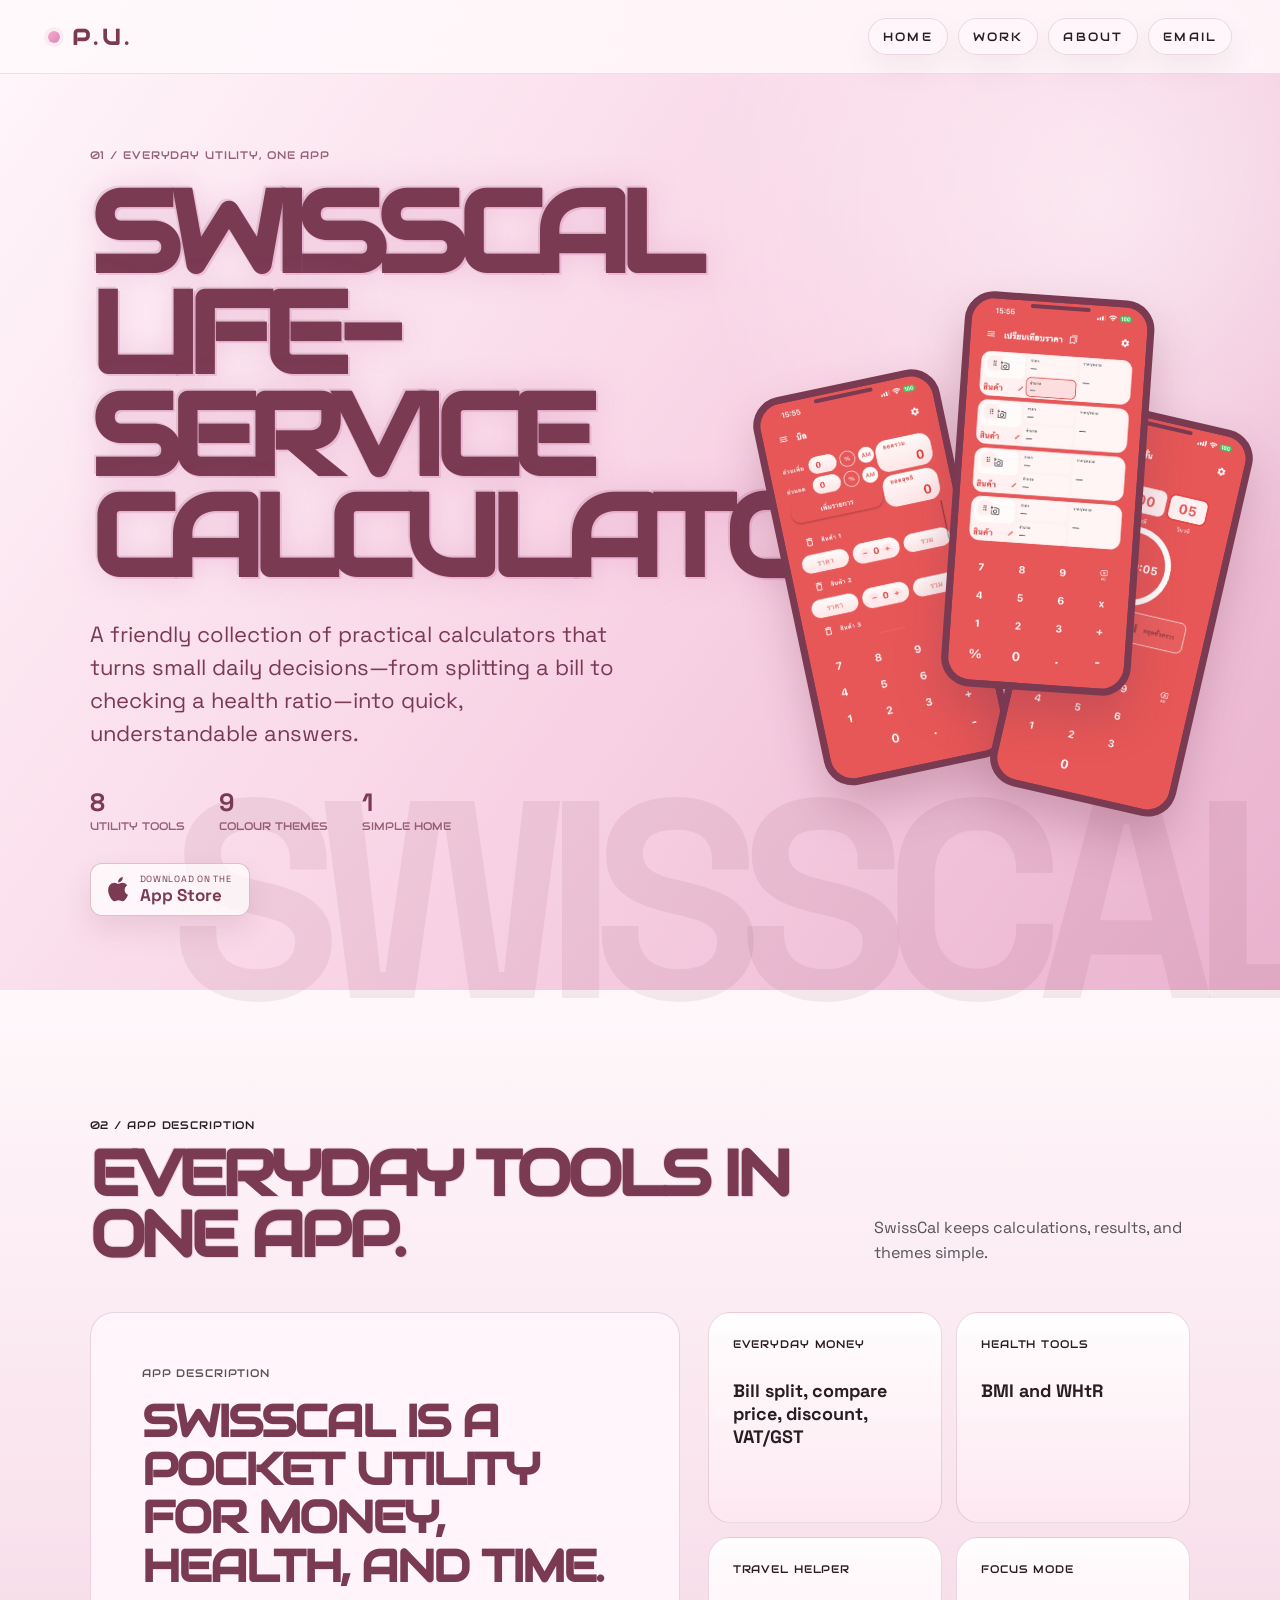
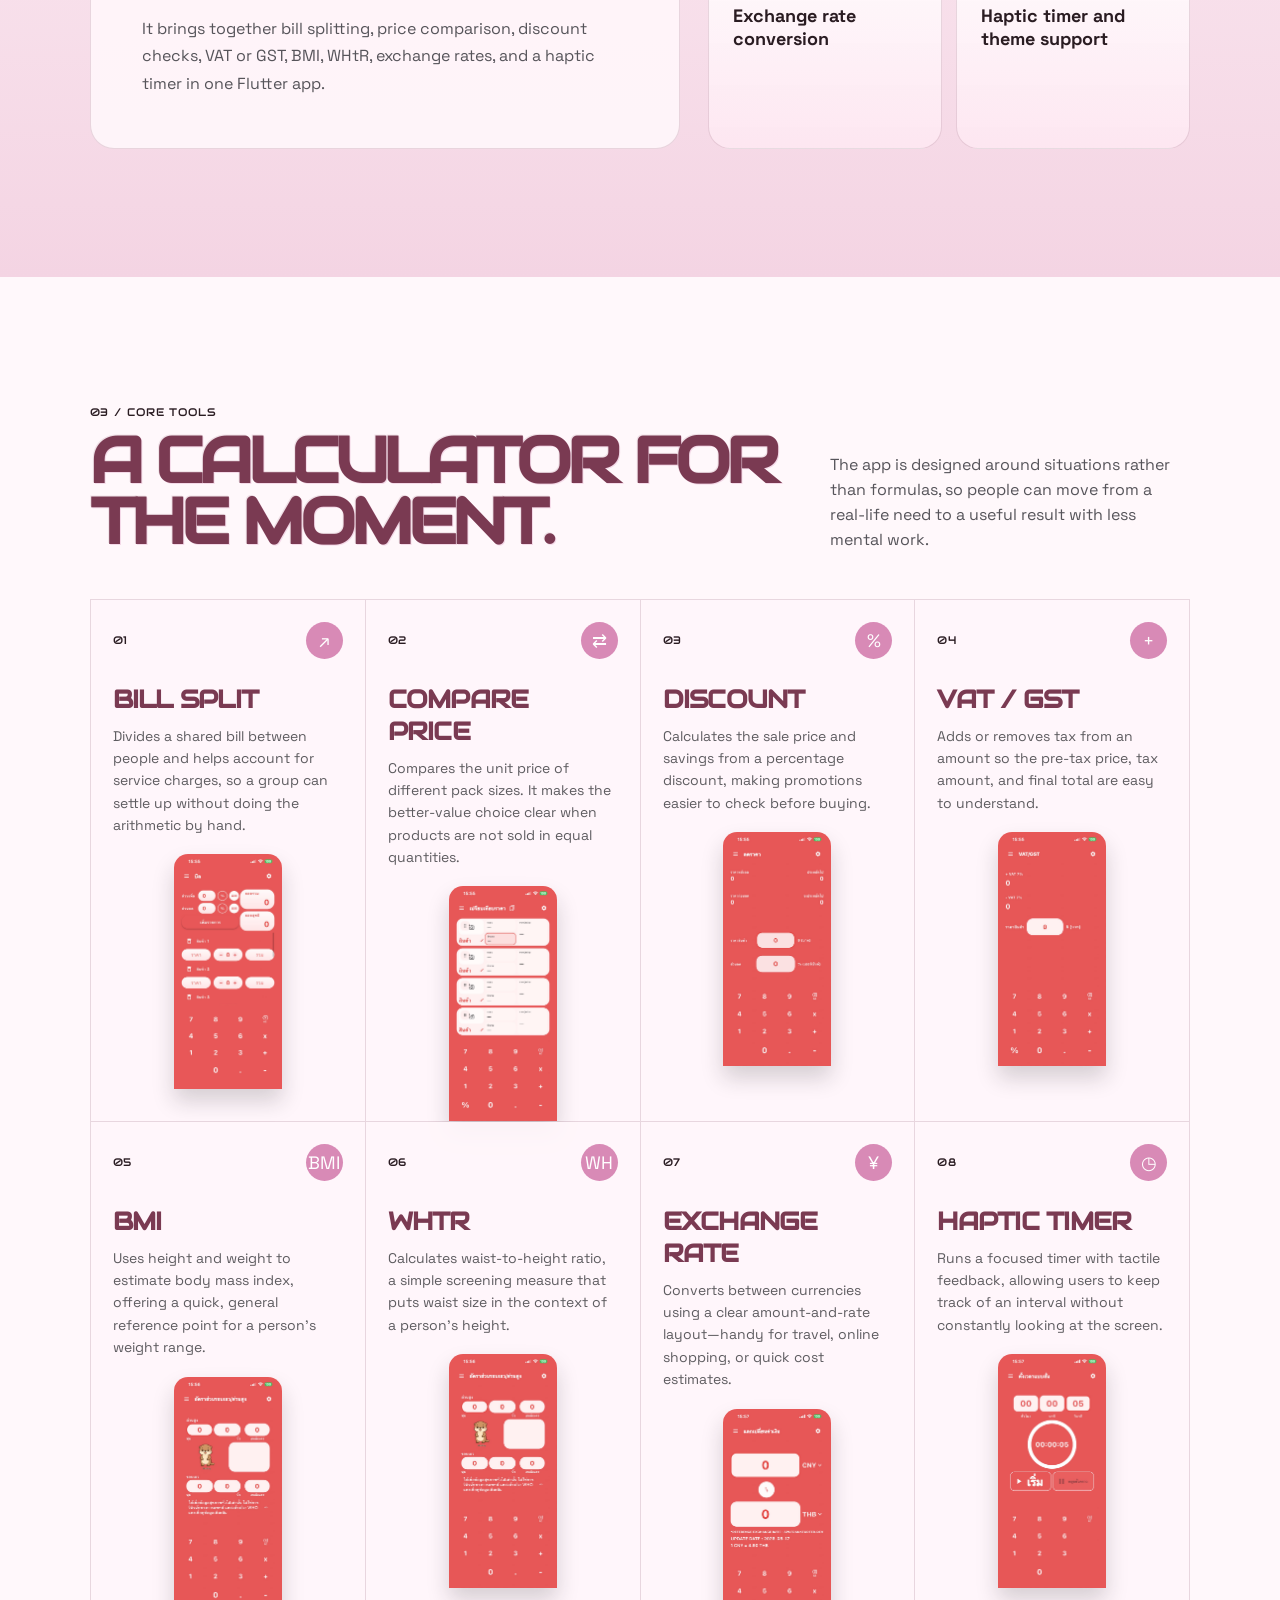
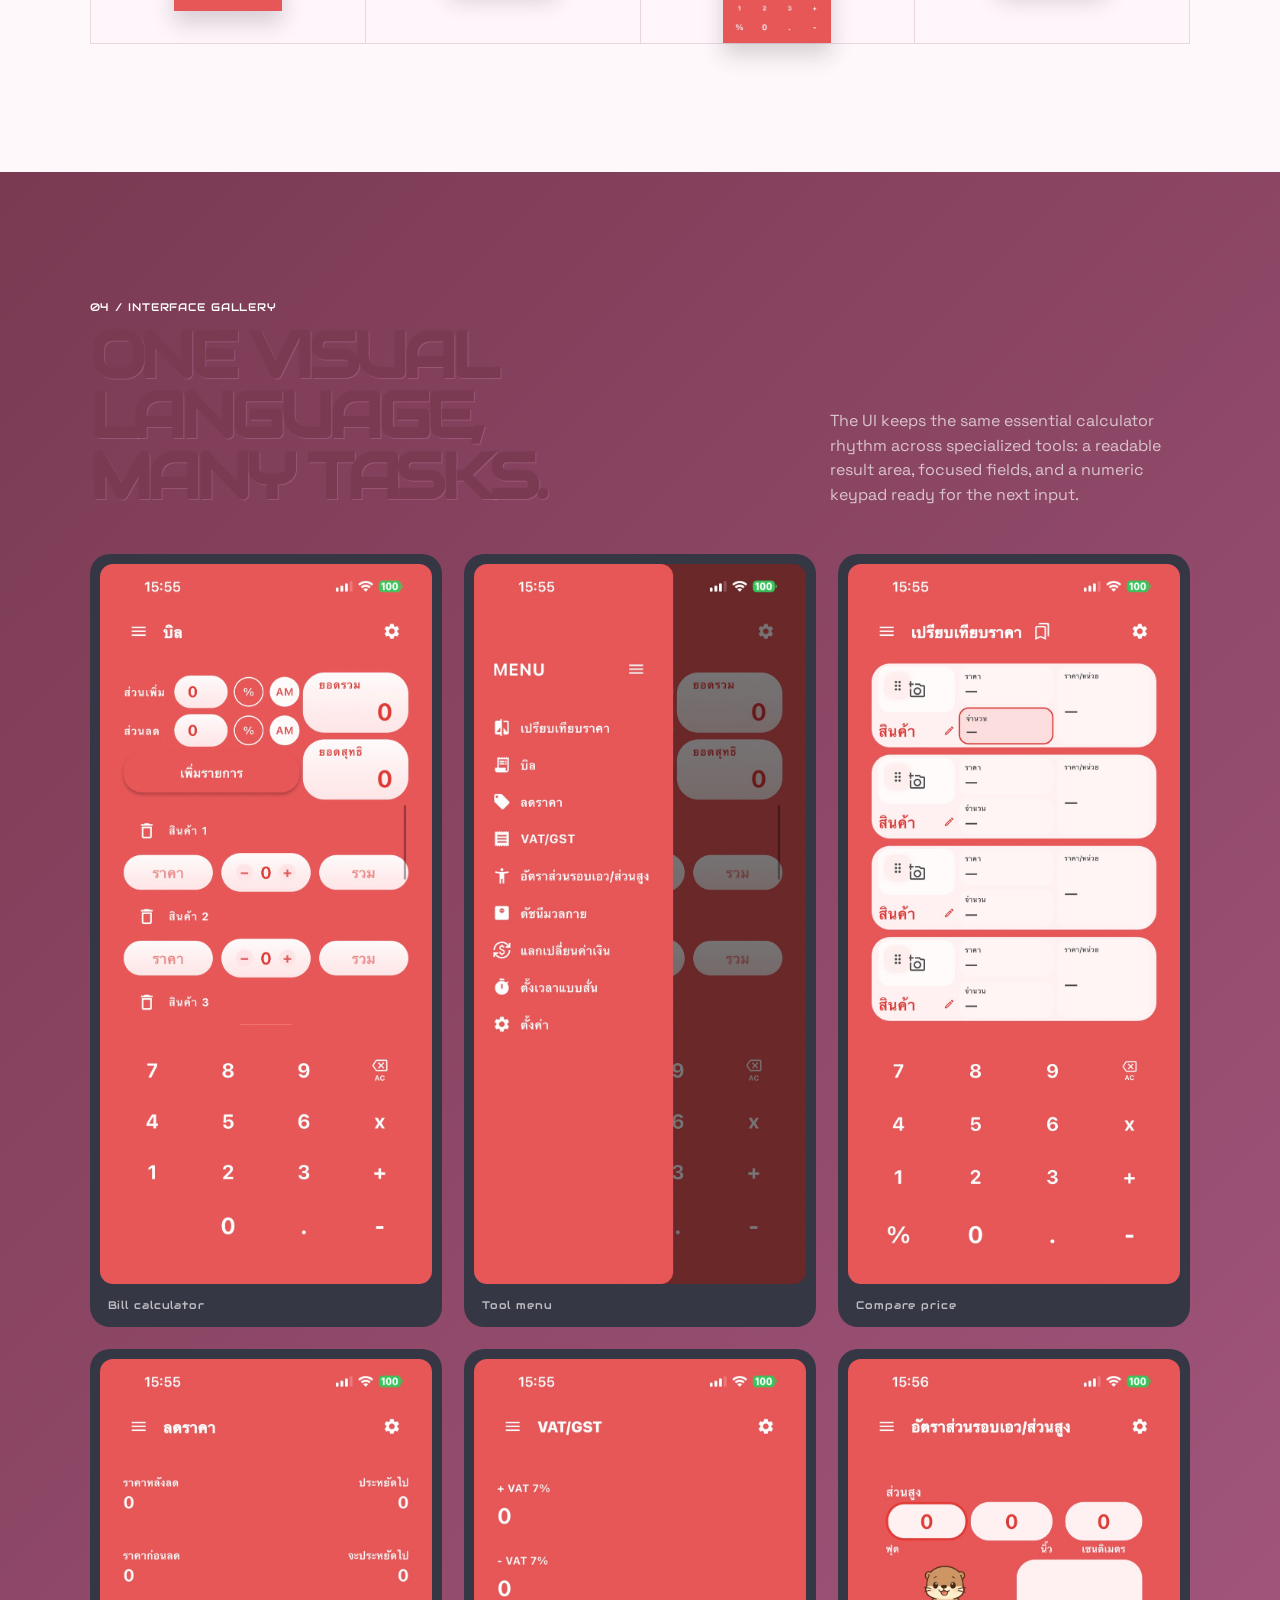
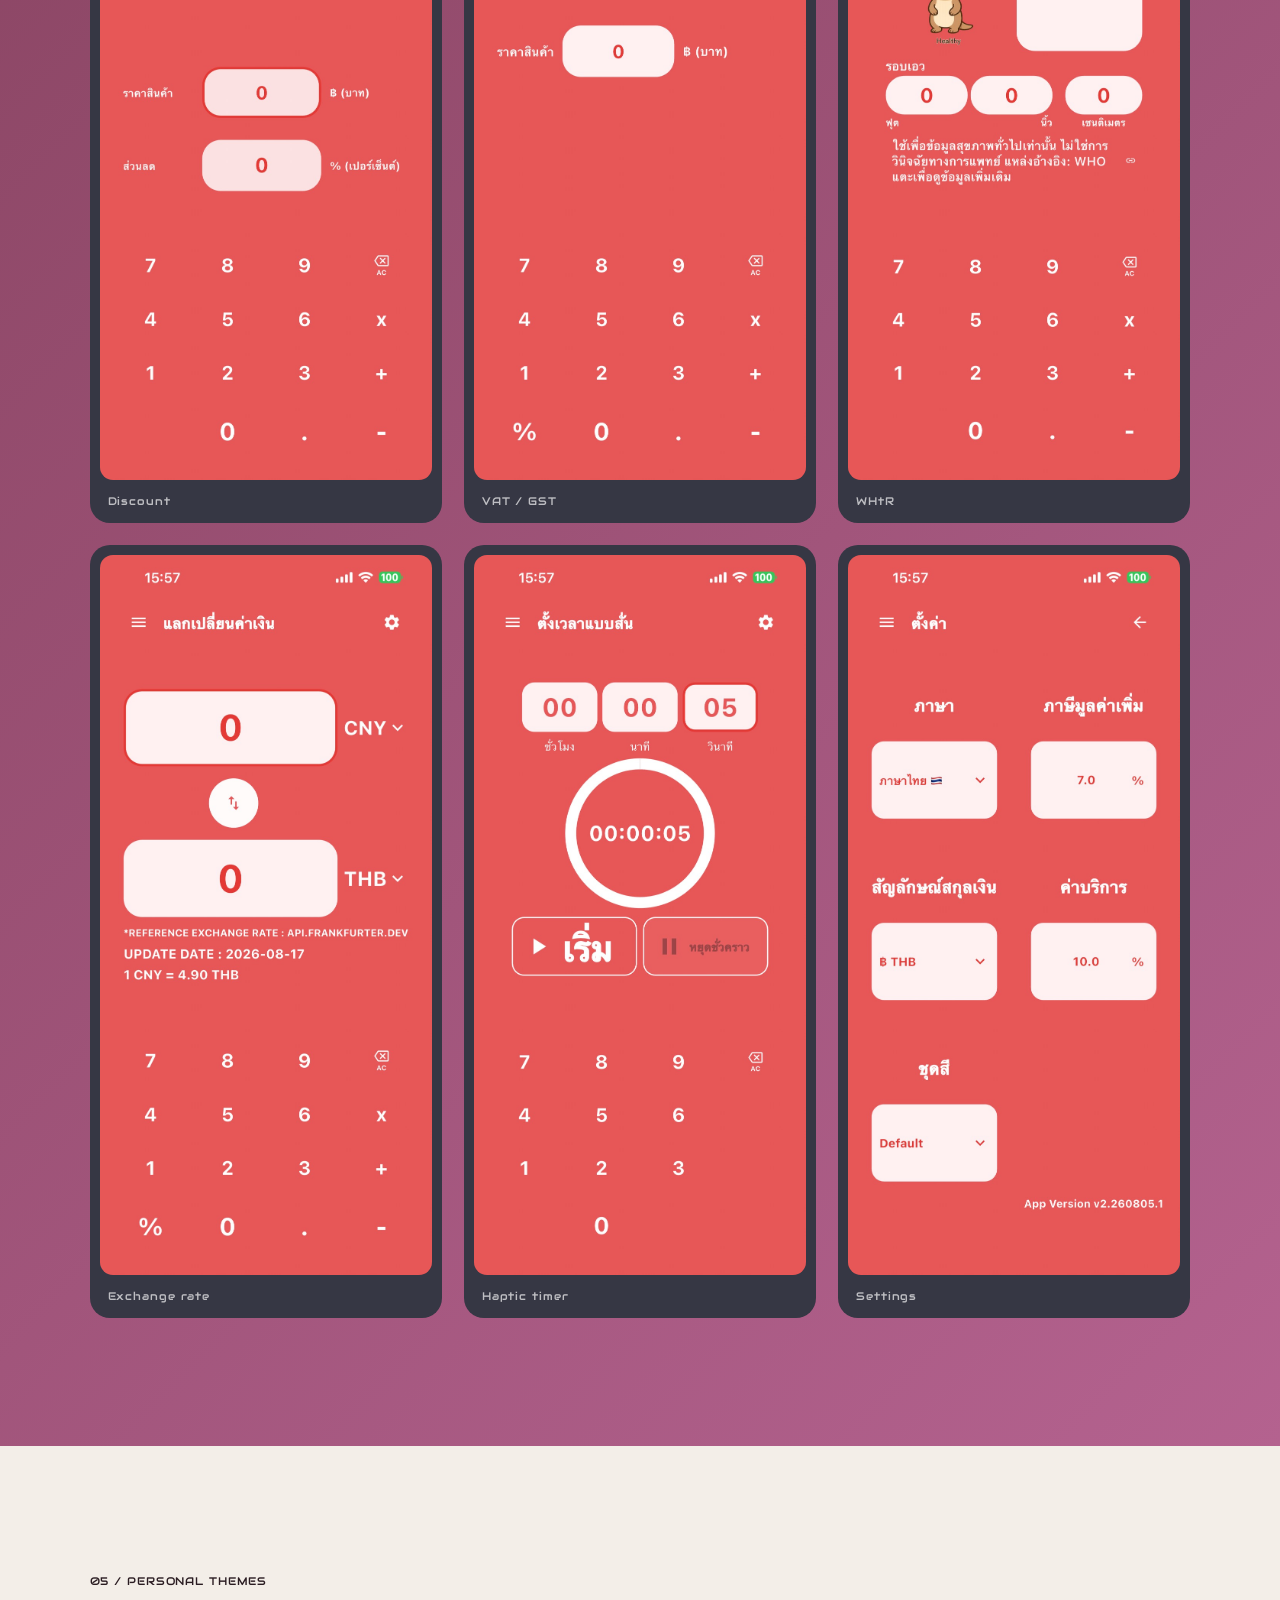
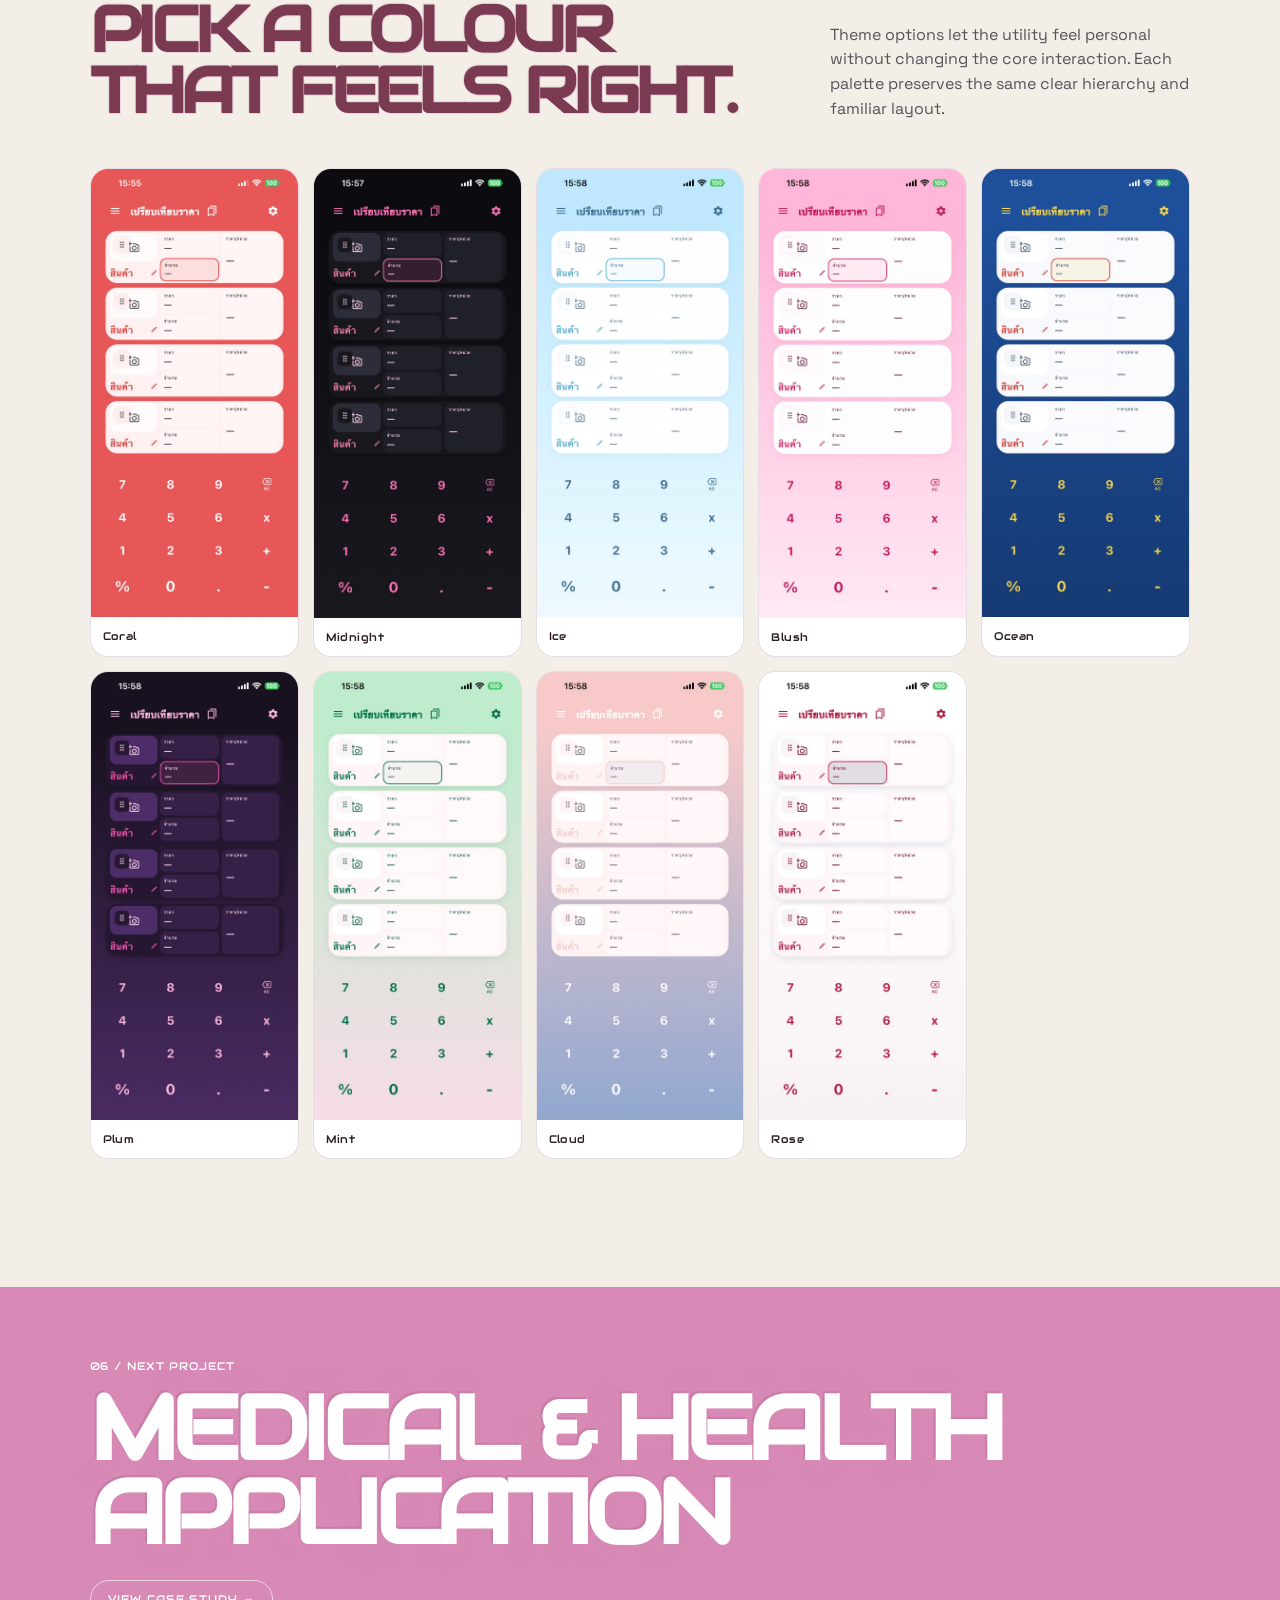
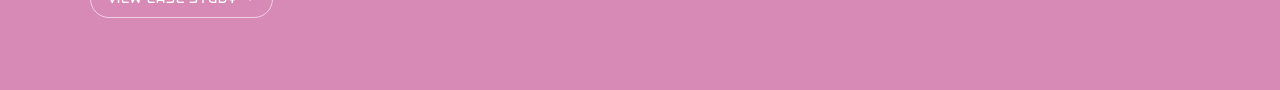
<file: swisscal.html>
<!doctype html>
<html lang="en">
  <head>
    <meta charset="utf-8" />
    <meta name="viewport" content="width=device-width, initial-scale=1" />
    <meta name="description" content="SwissCal — a life-service calculator for everyday decisions." />
    <title>SwissCal — Life-service calculator</title>
    <link rel="preconnect" href="https://fonts.googleapis.com" />
    <link rel="preconnect" href="https://fonts.gstatic.com" crossorigin />
    <link href="https://fonts.googleapis.com/css2?family=Audiowide&family=Bodoni+Moda:wght@400;500;600;700&family=Space+Grotesk:wght@400;500;600&display=swap" rel="stylesheet" />
    <link rel="stylesheet" href="styles.css" />
    <style>
      .swisscal-case { --coral: #d88ab6; --rose: #7a3a52; --ink: #2a1c22; --cream: #fff4f9; --line: rgba(122,58,82,.17); color: var(--ink); background: radial-gradient(circle at top left, #fff4f9 0%, #fde7f1 35%, #f8d6e6 70%, #f3c7da 100%); font-family: "Space Grotesk", sans-serif; }
      .swisscal-case *, .swisscal-case *::before, .swisscal-case *::after { box-sizing: border-box; }
      .swisscal-case .nav {
        position: fixed;
        top: 0;
        left: 0;
        right: 0;
        z-index: 20;
        display: flex;
        align-items: center;
        justify-content: space-between;
        gap: 24px;
        padding: 18px clamp(20px, 4vw, 48px);
        backdrop-filter: blur(14px);
        background: rgba(255, 250, 252, 0.84);
        border-bottom: 1px solid rgba(216, 138, 182, 0.26);
        font-family: "Space Grotesk", sans-serif;
      }
      .swisscal-case .nav .logo {
        display: inline-flex;
        align-items: center;
        gap: 12px;
        font-family: "Audiowide", sans-serif;
        font-size: 22px;
        letter-spacing: 0.18em;
        text-transform: uppercase;
        color: var(--rose);
      }
      .swisscal-case .nav .logo::before {
        content: "";
        width: 12px;
        height: 12px;
        border-radius: 50%;
        background: linear-gradient(135deg, #f9a9cf 0%, #d88ab6 100%);
        box-shadow: 0 0 0 4px rgba(216, 138, 182, 0.12);
      }
      .swisscal-case .nav .nav-links {
        display: flex;
        flex-wrap: wrap;
        justify-content: flex-end;
        gap: 10px;
      }
      .swisscal-case .nav .nav-links a {
        padding: 10px 14px;
        border-radius: 999px;
        border: 1px solid rgba(122, 58, 82, 0.16);
        background: rgba(255, 247, 251, 0.74);
        box-shadow: 0 14px 28px rgba(122, 58, 82, 0.08);
        font-family: "Audiowide", sans-serif;
        font-size: 12px;
        letter-spacing: 0.18em;
        text-transform: uppercase;
        transition: transform 0.3s var(--ease), box-shadow 0.3s var(--ease), background 0.3s var(--ease);
      }
      .swisscal-case .nav .nav-links a:hover {
        transform: translateY(-2px);
        box-shadow: 0 16px 32px rgba(122, 58, 82, 0.14);
        background: rgba(255, 255, 255, 0.88);
      }
      .case-shell { overflow: hidden; }
      .case-hero { min-height: 740px; padding: 148px clamp(24px,7vw,112px) 74px; position: relative; background: radial-gradient(circle at 86% 20%, rgba(255,255,255,.55), transparent 30%), linear-gradient(125deg, #fff7fb 0%, #f8d2e4 55%, #e9b2ce 100%); color: var(--rose); }
      .case-hero::before { content: "SWISSCAL"; position: absolute; right: -3vw; bottom: -7vw; color: rgba(122,58,82,.09); font-weight: 800; font-size: clamp(110px,22vw,340px); letter-spacing: -.09em; pointer-events: none; }
      .case-hero-grid { max-width: 1240px; margin: auto; display: grid; grid-template-columns: 1.05fr .95fr; align-items: center; gap: 44px; position: relative; }
      .case-kicker, .section-number, .feature-index { font: 500 11px "Audiowide", sans-serif; letter-spacing: .08em; text-transform: uppercase; }
      .case-kicker { opacity: .78; margin-bottom: 20px; }
      .case-title { max-width: 680px; margin: 0; font-family: "Audiowide", sans-serif; font-size: clamp(62px,9vw,126px); line-height: .88; letter-spacing: -.085em; text-transform: uppercase; text-shadow: -2px -2px 0 rgba(122, 58, 82, 0.14), 2px 2px 0 rgba(216, 138, 182, 0.34), 0 0 30px rgba(216, 138, 182, 0.34); }
      .case-intro { max-width: 540px; margin: 30px 0 0; font-size: clamp(17px,2vw,22px); line-height: 1.5; }
      .case-stats { display: flex; gap: 34px; margin-top: 40px; }
      .case-stats div { display: grid; gap: 4px; }
      .case-stats strong { font-size: 25px; line-height: 1; }
      .case-stats span { font: 11px "Audiowide", sans-serif; text-transform: uppercase; opacity: .76; }
      .app-store-link { display: inline-flex; align-items: center; gap: 11px; margin-top: 30px; padding: 11px 18px 11px 14px; border: 1px solid rgba(122,58,82,.28); border-radius: 12px; background: rgba(255,255,255,.74); color: var(--rose); box-shadow: 0 14px 28px rgba(122,58,82,.12); transition: transform .3s var(--ease), box-shadow .3s var(--ease), background .3s var(--ease); }
      .app-store-link:hover { transform: translateY(-3px); background: #fff; box-shadow: 0 18px 34px rgba(122,58,82,.18); }
      .app-store-link svg { width: 24px; height: 28px; fill: currentColor; flex: 0 0 auto; }
      .app-store-copy { display: grid; gap: 2px; }
      .app-store-copy small { font-size: 9px; line-height: 1; letter-spacing: .08em; text-transform: uppercase; }
      .app-store-copy strong { font-size: 17px; line-height: 1.1; }
      .hero-devices { min-height: 475px; position: relative; }
      .hero-phone { position: absolute; width: min(190px, 31vw); padding: 7px; background: var(--rose); border-radius: 29px; box-shadow: 0 24px 45px rgba(122,58,82,.28); transform-origin: bottom center; }
      .hero-phone img { width: 100%; display: block; border-radius: 23px; }
      .hero-phone::after { content: ""; position:absolute; width: 32%; height: 4px; border-radius: 20px; background:var(--rose); top: 10px; left:34%; }
      .hero-phone.one { left: 4%; top: 80px; transform: rotate(-12deg); }
      .hero-phone.two { left: 35%; top: 0; z-index: 2; transform: rotate(4deg); }
      .hero-phone.three { right: 0; top: 110px; transform: rotate(13deg); }
      .case-section { padding: clamp(70px,10vw,144px) clamp(24px,7vw,112px); }
      .section-head { max-width: 1240px; margin: 0 auto 46px; display:flex; align-items:end; justify-content:space-between; gap:20px; }
      .section-head h2 { margin: 12px 0 0; font-family: "Audiowide", sans-serif; font-size: clamp(38px,5vw,70px); line-height:.95; letter-spacing:-.065em; text-transform: uppercase; color: var(--rose); text-shadow: -1px -1px 0 rgba(122, 58, 82, 0.12), 1px 1px 0 rgba(216, 138, 182, 0.28); }
      .section-note { max-width: 360px; margin: 0; line-height:1.55; color:#56545a; }
      .overview { background: linear-gradient(180deg, #fff8fb, #f4d4e3); }
      .overview-grid { max-width:1240px; margin:auto; display:grid; grid-template-columns: 1.1fr .9fr; gap:28px; }
      .overview-copy { padding:clamp(28px,4vw,56px); background:rgba(255,247,251,.9); border:1px solid var(--line); border-radius:24px; }
      .overview-copy h3 { max-width:660px; margin:15px 0 24px; font-family:"Audiowide", sans-serif; font-size:clamp(27px,3.5vw,46px); line-height:1.08; letter-spacing:-.045em; text-transform: uppercase; color: var(--rose); }
      .overview-copy p { max-width:670px; color:#56545a; line-height:1.7; }
      .overview-details { display:grid; grid-template-columns:repeat(2,1fr); gap:14px; }
      .detail { min-height:170px; padding:24px; background:linear-gradient(180deg, rgba(255,255,255,.92), rgba(253,231,241,.94)); color:var(--ink); border:1px solid var(--line); border-radius:22px; }
      .detail strong { display:block; margin-top:28px; font-size:18px; }
      .features { background:#fff8fb; }
      .feature-grid { max-width:1240px; margin:auto; display:grid; grid-template-columns:repeat(4,1fr); border-top:1px solid var(--line); border-left:1px solid var(--line); }
      .feature { min-height:370px; padding:22px; border-right:1px solid var(--line); border-bottom:1px solid var(--line); display:flex; flex-direction:column; background:rgba(255,247,251,.9); transition:background .25s, transform .25s; }
      .feature:hover { background:#fff0f6; transform:translateY(-5px); }
      .feature-top { display:flex; justify-content:space-between; align-items:center; gap:12px; }
      .feature-icon { width:37px; height:37px; display:grid; place-items:center; background:var(--coral); color:#fff; border-radius:50%; font-size:18px; }
      .feature h3 { margin:24px 0 10px; font-family:"Audiowide", sans-serif; font-size:25px; letter-spacing:-.03em; text-transform: uppercase; color: var(--rose); }
      .feature p { margin:0; color:#5e5c60; font-size:14px; line-height:1.6; }
      .feature img { width:108px; margin:18px auto -22px; border-radius:14px 14px 0 0; box-shadow:0 12px 22px rgba(28,29,36,.18); }
      .screens { background:linear-gradient(135deg, #7a3a52, #b4628f); color:#fff; }
      .screens .section-note { color:rgba(255,255,255,.68); }
      .screen-grid { max-width:1240px; margin:auto; display:grid; grid-template-columns:repeat(3,1fr); gap:22px; }
      .screen-card { background:#363744; border-radius:20px; padding:10px; overflow:hidden; }
      .screen-card img { width:100%; display:block; border-radius:13px; }
      .screen-card figcaption { padding:14px 8px 5px; font:11px "Audiowide",sans-serif; letter-spacing:.08em; color:rgba(255,255,255,.68); }
      .themes { background:#f3eee8; }
      .theme-grid { max-width:1240px; margin:auto; display:grid; grid-template-columns:repeat(5,1fr); gap:14px; }
      .theme-card { margin:0; overflow:hidden; border-radius:18px; background:#fff; border:1px solid var(--line); }
      .theme-card img { width:100%; display:block; }
      .theme-card figcaption { padding:12px; font:11px "Audiowide",sans-serif; letter-spacing:.04em; }
      .case-next { padding:72px clamp(24px,7vw,112px); background:var(--coral); color:#fff; }
      .case-next a { max-width:1240px; margin:auto; display:block; }
      .case-next h2 { margin:14px 0 0; font-family:"Audiowide", sans-serif; font-size:clamp(42px,7vw,92px); letter-spacing:-.06em; line-height:.94; text-transform: uppercase; text-shadow: -2px -2px 0 rgba(122, 58, 82, 0.14), 2px 2px 0 rgba(216, 138, 182, 0.34), 0 0 30px rgba(216, 138, 182, 0.34); }
      .case-next span { display:inline-block; margin-top:24px; padding:11px 17px; border:1px solid rgba(255,255,255,.6); border-radius:100px; font:11px "Audiowide",sans-serif; text-transform:uppercase; letter-spacing:.08em; }
      @media (max-width:900px) { .case-hero-grid,.overview-grid { grid-template-columns:1fr; } .hero-devices { max-width:520px; width:100%; margin:auto; min-height:390px; } .feature-grid { grid-template-columns:repeat(2,1fr); } .theme-grid { grid-template-columns:repeat(3,1fr); } }
      @media (max-width:580px) { .case-hero { min-height:auto; padding-top:130px; } .case-stats { gap:18px; } .hero-devices { min-height:325px; } .hero-phone { width:140px; border-radius:22px; } .hero-phone img { border-radius:17px; } .hero-phone.one { left:0; top:62px; } .hero-phone.two { left:31%; } .hero-phone.three { top:75px; } .section-head { display:block; } .section-note { margin-top:20px; } .overview-details,.feature-grid { grid-template-columns:1fr; } .detail { min-height:125px; } .detail strong { margin-top:18px; } .screen-grid { grid-template-columns:repeat(2,1fr); gap:12px; } .theme-grid { grid-template-columns:repeat(2,1fr); } }
    </style>
  </head>
  <body class="subpage swisscal-case" id="top">
    <nav class="nav" aria-label="Main navigation">
      <div class="logo">P.U.</div>
      <div class="nav-links"><a href="index.html#top">Home</a><a href="index.html#work">Work</a><a href="about.html">About</a><a href="mailto:poompalang8@gmail.com">Email</a></div>
    </nav>
    <main class="case-shell">
      <section class="case-hero">
        <div class="case-hero-grid">
          <div>
            <p class="case-kicker">01 / Everyday utility, one app</p>
            <h1 class="case-title">SwissCal<br />Life-service calculator.</h1>
            <p class="case-intro">A friendly collection of practical calculators that turns small daily decisions—from splitting a bill to checking a health ratio—into quick, understandable answers.</p>
            <div class="case-stats"><div><strong>8</strong><span>Utility tools</span></div><div><strong>9</strong><span>Colour themes</span></div><div><strong>1</strong><span>Simple home</span></div></div>
            <a class="app-store-link" href="https://apps.apple.com/th/app/swisscal/id6448163211?l=th" target="_blank" rel="noopener noreferrer" aria-label="Download SwissCal on the App Store">
              <svg viewBox="0 0 24 28" aria-hidden="true"><path d="M19.67 14.74c-.03-3.05 2.49-4.52 2.61-4.59a5.61 5.61 0 0 0-4.42-2.39c-1.86-.2-3.66 1.11-4.61 1.11-.97 0-2.46-1.09-4.04-1.06a5.96 5.96 0 0 0-5.01 3.05c-2.16 3.74-.55 9.24 1.52 12.27 1.04 1.48 2.25 3.13 3.84 3.07 1.55-.06 2.13-.98 4-.98 1.85 0 2.38.98 4 .95 1.66-.03 2.71-1.49 3.72-2.98a12.2 12.2 0 0 0 1.7-3.45 5.34 5.34 0 0 1-3.31-5Zm-3.03-8.95A5.42 5.42 0 0 0 17.88 2a5.52 5.52 0 0 0-3.57 1.85 5.15 5.15 0 0 0-1.28 3.72 4.57 4.57 0 0 0 3.61-1.78Z"/></svg>
              <span class="app-store-copy"><small>Download on the</small><strong>App Store</strong></span>
            </a>
          </div>
          <div class="hero-devices" aria-label="SwissCal app previews"><div class="hero-phone one"><img src="assets/swisscal/ui/bill.jpg" alt="SwissCal calculator home screen" /></div><div class="hero-phone two"><img src="assets/swisscal/ui/compare.jpg" alt="SwissCal price comparison screen" /></div><div class="hero-phone three"><img src="assets/swisscal/ui/timer.jpg" alt="SwissCal haptic timer screen" /></div></div>
        </div>
      </section>
      <section class="case-section overview">
        <div class="section-head"><div><p class="section-number">02 / App description</p><h2>Everyday tools in one app.</h2></div><p class="section-note">SwissCal keeps calculations, results, and themes simple.</p></div>
        <div class="overview-grid"><article class="overview-copy"><p class="section-number">App description</p><h3>SwissCal is a pocket utility for money, health, and time.</h3><p>It brings together bill splitting, price comparison, discount checks, VAT or GST, BMI, WHtR, exchange rates, and a haptic timer in one Flutter app.</p></article><div class="overview-details"><article class="detail"><p class="section-number">Everyday money</p><strong>Bill split, compare price, discount, VAT/GST</strong></article><article class="detail"><p class="section-number">Health tools</p><strong>BMI and WHtR</strong></article><article class="detail"><p class="section-number">Travel helper</p><strong>Exchange rate conversion</strong></article><article class="detail"><p class="section-number">Focus mode</p><strong>Haptic timer and theme support</strong></article></div></div>
      </section>
      <section class="case-section features">
        <div class="section-head"><div><p class="section-number">03 / Core tools</p><h2>A calculator for the moment.</h2></div><p class="section-note">The app is designed around situations rather than formulas, so people can move from a real-life need to a useful result with less mental work.</p></div>
        <div class="feature-grid">
          <article class="feature"><div class="feature-top"><span class="feature-index">01</span><span class="feature-icon">↗</span></div><h3>Bill split</h3><p>Divides a shared bill between people and helps account for service charges, so a group can settle up without doing the arithmetic by hand.</p><img src="assets/swisscal/ui/bill.jpg" alt="Bill split calculator interface" /></article>
          <article class="feature"><div class="feature-top"><span class="feature-index">02</span><span class="feature-icon">⇄</span></div><h3>Compare price</h3><p>Compares the unit price of different pack sizes. It makes the better-value choice clear when products are not sold in equal quantities.</p><img src="assets/swisscal/ui/compare.jpg" alt="Price comparison interface" /></article>
          <article class="feature"><div class="feature-top"><span class="feature-index">03</span><span class="feature-icon">%</span></div><h3>Discount</h3><p>Calculates the sale price and savings from a percentage discount, making promotions easier to check before buying.</p><img src="assets/swisscal/ui/discount.jpg" alt="Discount calculator interface" /></article>
          <article class="feature"><div class="feature-top"><span class="feature-index">04</span><span class="feature-icon">+</span></div><h3>VAT / GST</h3><p>Adds or removes tax from an amount so the pre-tax price, tax amount, and final total are easy to understand.</p><img src="assets/swisscal/ui/vat.jpg" alt="VAT and GST calculator interface" /></article>
          <article class="feature"><div class="feature-top"><span class="feature-index">05</span><span class="feature-icon">BMI</span></div><h3>BMI</h3><p>Uses height and weight to estimate body mass index, offering a quick, general reference point for a person’s weight range.</p><img src="assets/swisscal/ui/whtr.jpg" alt="Health calculator interface" /></article>
          <article class="feature"><div class="feature-top"><span class="feature-index">06</span><span class="feature-icon">WH</span></div><h3>WHtR</h3><p>Calculates waist-to-height ratio, a simple screening measure that puts waist size in the context of a person’s height.</p><img src="assets/swisscal/ui/whtr.jpg" alt="Waist-to-height ratio calculator interface" /></article>
          <article class="feature"><div class="feature-top"><span class="feature-index">07</span><span class="feature-icon">¥</span></div><h3>Exchange rate</h3><p>Converts between currencies using a clear amount-and-rate layout—handy for travel, online shopping, or quick cost estimates.</p><img src="assets/swisscal/ui/exchange.jpg" alt="Exchange rate calculator interface" /></article>
          <article class="feature"><div class="feature-top"><span class="feature-index">08</span><span class="feature-icon">◷</span></div><h3>Haptic timer</h3><p>Runs a focused timer with tactile feedback, allowing users to keep track of an interval without constantly looking at the screen.</p><img src="assets/swisscal/ui/timer.jpg" alt="Haptic timer interface" /></article>
        </div>
      </section>
      <section class="case-section screens">
        <div class="section-head"><div><p class="section-number">04 / Interface gallery</p><h2>One visual language,<br />many tasks.</h2></div><p class="section-note">The UI keeps the same essential calculator rhythm across specialized tools: a readable result area, focused fields, and a numeric keypad ready for the next input.</p></div>
        <div class="screen-grid">
          <figure class="screen-card"><img src="assets/swisscal/ui/bill.jpg" alt="Bill calculator UI" /><figcaption>Bill calculator</figcaption></figure><figure class="screen-card"><img src="assets/swisscal/ui/menu.jpg" alt="SwissCal menu UI" /><figcaption>Tool menu</figcaption></figure><figure class="screen-card"><img src="assets/swisscal/ui/compare.jpg" alt="Compare price UI" /><figcaption>Compare price</figcaption></figure><figure class="screen-card"><img src="assets/swisscal/ui/discount.jpg" alt="Discount UI" /><figcaption>Discount</figcaption></figure><figure class="screen-card"><img src="assets/swisscal/ui/vat.jpg" alt="VAT GST UI" /><figcaption>VAT / GST</figcaption></figure><figure class="screen-card"><img src="assets/swisscal/ui/whtr.jpg" alt="WHtR UI" /><figcaption>WHtR</figcaption></figure><figure class="screen-card"><img src="assets/swisscal/ui/exchange.jpg" alt="Currency UI" /><figcaption>Exchange rate</figcaption></figure><figure class="screen-card"><img src="assets/swisscal/ui/timer.jpg" alt="Timer UI" /><figcaption>Haptic timer</figcaption></figure><figure class="screen-card"><img src="assets/swisscal/ui/setting.jpg" alt="SwissCal settings UI" /><figcaption>Settings</figcaption></figure>
        </div>
      </section>
      <section class="case-section themes">
        <div class="section-head"><div><p class="section-number">05 / Personal themes</p><h2>Pick a colour<br />that feels right.</h2></div><p class="section-note">Theme options let the utility feel personal without changing the core interaction. Each palette preserves the same clear hierarchy and familiar layout.</p></div>
        <div class="theme-grid">
          <figure class="theme-card"><img src="assets/swisscal/theme/S__39862279_0.jpg" alt="Coral SwissCal theme" /><figcaption>Coral</figcaption></figure><figure class="theme-card"><img src="assets/swisscal/theme/S__39862287_0.jpg" alt="Dark SwissCal theme" /><figcaption>Midnight</figcaption></figure><figure class="theme-card"><img src="assets/swisscal/theme/S__39862288_0.jpg" alt="Ice SwissCal theme" /><figcaption>Ice</figcaption></figure><figure class="theme-card"><img src="assets/swisscal/theme/S__39862289_0.jpg" alt="Blush SwissCal theme" /><figcaption>Blush</figcaption></figure><figure class="theme-card"><img src="assets/swisscal/theme/S__39862290_0.jpg" alt="Blue SwissCal theme" /><figcaption>Ocean</figcaption></figure><figure class="theme-card"><img src="assets/swisscal/theme/S__39862291_0.jpg" alt="Purple SwissCal theme" /><figcaption>Plum</figcaption></figure><figure class="theme-card"><img src="assets/swisscal/theme/S__39862292_0.jpg" alt="Mint SwissCal theme" /><figcaption>Mint</figcaption></figure><figure class="theme-card"><img src="assets/swisscal/theme/S__39862293_0.jpg" alt="Silver SwissCal theme" /><figcaption>Cloud</figcaption></figure><figure class="theme-card"><img src="assets/swisscal/theme/S__39862294_0.jpg" alt="Rose SwissCal theme" /><figcaption>Rose</figcaption></figure>
        </div>
      </section>
      <section class="case-next"><a href="medhealth.html"><p class="section-number">06 / Next project</p><h2>Medical &amp; Health<br />Application</h2><span>View case study →</span></a></section>
    </main>
  </body>
</html>
</file>
<file: styles.css>
﻿:root {
  --pink-100: #fef2f7;
  --pink-500: #d88ab6;
  --rose-700: #7a3a52;
  --ink: #2a1c22;
  --shadow: rgba(122, 58, 82, 0.18);
  --radius-lg: 32px;
  --ease: cubic-bezier(0.2, 0.8, 0.2, 1);
  --heart-cursor: url("data:image/svg+xml,%3Csvg xmlns=%22http://www.w3.org/2000/svg%22 width=%2228%22 height=%2228%22 viewBox=%220 0 28 28%22%3E%3Cpath fill=%22%23f07aac%22 d=%22M14 24.2 4.8 14.9C2.4 12.5 2.4 8.6 4.8 6.2 7.2 3.8 11.1 3.8 13.5 6.2L14 6.7l.5-.5c2.4-2.4 6.3-2.4 8.7 0 2.4 2.4 2.4 6.3 0 8.7z%22/%3E%3Cpath fill=%22%23ffc1de%22 d=%22M10 7.7c.9-.9 2-.9 2.9 0l1.1 1.1-1.3 1.3-1-1c-.4-.4-.9-.4-1.3 0l-.6.6-1.3-1.3z%22/%3E%3C/svg%3E") 12 12;
}

* {
  box-sizing: border-box;
  margin: 0;
  padding: 0;
}

body {
  font-family: "Space Grotesk", sans-serif;
  color: var(--ink);
  background: radial-gradient(circle at top left, #fff4f9 0%, #fde7f1 35%, #f8d6e6 70%, #f3c7da 100%);
  overflow-x: hidden;
  cursor: var(--heart-cursor), auto;
}

a,
button,
.btn,
.folder-card,
.design-target,
.detail-back,
.about-home,
.back-top {
  cursor: var(--heart-cursor), pointer;
}

.page {
  min-height: 100vh;
}

a {
  color: inherit;
  text-decoration: none;
}

.hero {
  position: relative;
  min-height: 100vh;
  background: linear-gradient(120deg, #fff8fb 0%, #fde6f1 50%, #f8d2e4 100%);
  display: flex;
  flex-direction: column;
  overflow: hidden;
}

.hero::after {
  content: "";
  position: absolute;
  inset: -30% -10% auto auto;
  width: 420px;
  height: 420px;
  background: radial-gradient(circle, rgba(216, 138, 182, 0.3) 0%, rgba(216, 138, 182, 0) 70%);
  filter: blur(2px);
}

.nav {
  position: absolute;
  top: 0;
  left: 0;
  right: 0;
  display: flex;
  align-items: center;
  justify-content: space-between;
  gap: 16px;
  padding: 20px 32px;
  background: rgba(255, 255, 255, 0.75);
  backdrop-filter: blur(10px);
  border-bottom: 1px solid rgba(216, 138, 182, 0.25);
  z-index: 30;
}

.logo {
  font-family: "Bodoni Moda", serif;
  font-size: 28px;
  font-weight: 600;
  letter-spacing: 1px;
}

.nav-links {
  display: flex;
  gap: 18px;
  font-size: 14px;
  text-transform: uppercase;
  letter-spacing: 1px;
}

.nav-links a {
  padding: 8px 12px;
  border-radius: 999px;
  background: rgba(255, 255, 255, 0.6);
  transition: transform 0.3s var(--ease), box-shadow 0.3s var(--ease);
}

.nav-links a:hover {
  transform: translateY(-2px);
  box-shadow: 0 10px 24px rgba(122, 58, 82, 0.18);
}

.hero-grid {
  flex: 1;
  display: grid;
  grid-template-columns: repeat(auto-fit, minmax(260px, 1fr));
  align-items: center;
  gap: 32px;
  padding: 120px 32px 56px;
}

.hero-copy {
  display: grid;
  gap: 20px;
  position: relative;
  z-index: 1;
}

.eyebrow {
  font-size: 13px;
  text-transform: uppercase;
  letter-spacing: 2px;
  color: var(--rose-700);
}

h1,
h2 {
  font-family: "Bodoni Moda", serif;
  line-height: 1.05;
}

h1 {
  font-size: clamp(36px, 5vw, 56px);
}

.app-showcase h2 {
  font-size: clamp(34px, 6vw, 62px);
}

.lead {
  font-size: 18px;
  max-width: 560px;
}

.cta-row {
  display: flex;
  gap: 16px;
  flex-wrap: wrap;
}

.btn {
  padding: 12px 22px;
  border-radius: 999px;
  font-weight: 600;
  transition: transform 0.3s var(--ease), box-shadow 0.3s var(--ease);
}

.btn.primary {
  background: var(--pink-500);
  color: #fff;
  box-shadow: 0 12px 30px rgba(216, 138, 182, 0.35);
}

.btn:hover {
  transform: translateY(-2px);
}

.hero-meta {
  display: flex;
  gap: 16px;
  font-size: 14px;
  color: var(--rose-700);
}

.hero-card {
  background: rgba(255, 255, 255, 0.85);
  padding: 24px;
  border-radius: var(--radius-lg);
  box-shadow: 0 18px 40px rgba(122, 58, 82, 0.2);
  display: grid;
  gap: 20px;
  animation: float 8s ease-in-out infinite;
}

.avatar {
  width: 120px;
  height: 120px;
  border-radius: 36px;
  background: linear-gradient(140deg, #f9c9dd, #f1adc7, #ffe9f3);
  box-shadow: inset 0 0 0 6px rgba(255, 255, 255, 0.7);
}

.hero-card-body h2 {
  font-size: 28px;
  margin-bottom: 6px;
}

.tag-row {
  display: flex;
  flex-wrap: wrap;
  gap: 10px;
}

.tag-row span {
  background: var(--pink-100);
  padding: 6px 10px;
  border-radius: 999px;
  font-size: 12px;
}

.work-folders {
  min-height: 85vh;
  padding: 12vh 32px 14vh;
  background: linear-gradient(180deg, rgba(255, 246, 251, 0.96), rgba(244, 209, 228, 0.95));
  display: grid;
  grid-template-columns: repeat(2, minmax(0, 1fr));
  align-items: center;
  gap: 36px;
  position: relative;
  overflow: hidden;
}

.work-folders::before {
  content: "";
  position: absolute;
  inset: -40% 30% auto auto;
  width: 420px;
  height: 420px;
  background: radial-gradient(circle, rgba(122, 58, 82, 0.14) 0%, rgba(122, 58, 82, 0) 70%);
  z-index: 0;
}

.work-header {
  position: relative;
  z-index: 2;
  display: grid;
  gap: 14px;
  max-width: 560px;
}

.folder-stack {
  position: relative;
  justify-self: end;
  width: 100%;
  min-height: 520px;
  display: grid;
  place-items: center;
  gap: 20px;
  z-index: 2;
}

.folder-card {
  position: absolute;
  width: min(560px, 48vw);
  min-height: 52vh;
  border-radius: 28px;
  background: rgba(255, 255, 255, 0.88);
  box-shadow: 0 22px 46px rgba(122, 58, 82, 0.2);
  border: 1px solid rgba(216, 138, 182, 0.35);
  padding: 18px 18px 22px;
  transform: translate(var(--offset-x), var(--offset-y)) scale(0.92);
  transition: transform 0.45s var(--ease), box-shadow 0.45s var(--ease);
}

.folder-tab {
  width: 180px;
  padding: 10px 18px;
  border-radius: 16px 16px 8px 8px;
  background: linear-gradient(120deg, #f7c9dd, #f1a8c7);
  color: #fff;
  font-weight: 600;
  letter-spacing: 0.5px;
  box-shadow: 0 12px 22px rgba(216, 138, 182, 0.35);
}

.folder-body {
  margin-top: 14px;
  border-radius: 20px;
  overflow: hidden;
  background: #f9e1ec;
  height: 68%;
  display: grid;
  place-items: center;
}

.folder-body img {
  width: 100%;
  height: 100%;
  object-fit: cover;
  display: block;
}

.folder-card:hover,
.folder-card:focus-within {
  transform: translate(var(--offset-x), var(--offset-y)) scale(1) translateY(-12px);
  box-shadow: 0 30px 70px rgba(122, 58, 82, 0.28);
  z-index: 5;
}

.design-footer {
  min-height: 70vh;
  padding: 12vh 24px 88px;
  position: relative;
  display: grid;
  align-items: center;
  background: radial-gradient(circle at top right, rgba(216, 138, 182, 0.22), transparent 55%),
    linear-gradient(180deg, rgba(255, 246, 251, 0.98), rgba(242, 208, 228, 0.96));
}

.design-stage {
  width: 100%;
  display: flex;
  justify-content: center;
}

.design-target {
  position: relative;
  display: inline-block;
  text-align: center;
}

.design-target.is-hovering {
  cursor: var(--heart-cursor), pointer;
}

.design-text {
  font-family: "Bodoni Moda", serif;
  font-size: clamp(44px, 6vw, 92px);
  line-height: 1.04;
}

.design-box {
  position: absolute;
  inset: -22px -28px;
  border: 2px solid rgba(122, 58, 82, 0.55);
  border-radius: 16px;
  opacity: 0;
  transform: translateY(8px) scale(0.98);
  transition: opacity 0.4s var(--ease), transform 0.4s var(--ease);
  pointer-events: none;
}

.design-target:hover .design-box {
  opacity: 1;
  transform: translateY(0) scale(1);
}

.design-label {
  position: absolute;
  top: -14px;
  left: 18px;
  padding: 4px 10px;
  font-size: 11px;
  letter-spacing: 1px;
  text-transform: uppercase;
  border-radius: 10px;
  background: #fff;
  color: var(--rose-700);
  border: 1px solid rgba(122, 58, 82, 0.35);
}

.handle {
  position: absolute;
  width: 10px;
  height: 10px;
  border-radius: 50%;
  background: #fff;
  border: 2px solid var(--rose-700);
}

.handle.tl { top: -6px; left: -6px; }
.handle.tc { top: -6px; left: 50%; transform: translateX(-50%); }
.handle.tr { top: -6px; right: -6px; }
.handle.cl { top: 50%; left: -6px; transform: translateY(-50%); }
.handle.cr { top: 50%; right: -6px; transform: translateY(-50%); }
.handle.bl { bottom: -6px; left: -6px; }
.handle.bc { bottom: -6px; left: 50%; transform: translateX(-50%); }
.handle.br { bottom: -6px; right: -6px; }

.hover-cursor {
  position: absolute;
  left: 0;
  top: 0;
  opacity: 0;
  transform: translate(calc(var(--cursor-x, 0px) + 16px), calc(var(--cursor-y, 0px) - 16px)) scale(0.88);
  transition: opacity 0.22s ease, transform 0.22s ease;
  pointer-events: none;
  z-index: 6;
}

.design-target.is-hovering .hover-cursor,
.design-target:hover .hover-cursor {
  opacity: 1;
  transform: translate(calc(var(--cursor-x, 0px) + 16px), calc(var(--cursor-y, 0px) - 16px)) scale(1);
}

.cursor-pill {
  display: inline-block;
  padding: 8px 14px;
  border-radius: 999px;
  border: 1px solid rgba(122, 58, 82, 0.36);
  background: linear-gradient(120deg, rgba(255, 255, 255, 0.96), rgba(255, 232, 244, 0.96));
  color: var(--rose-700);
  font-size: 12px;
  font-weight: 700;
  letter-spacing: 0.8px;
  text-transform: lowercase;
}

.cursor-star {
  position: absolute;
  width: 8px;
  height: 8px;
  background: #fff;
  border: 1px solid rgba(122, 58, 82, 0.4);
  transform: rotate(45deg);
}

.star-a { right: -6px; top: -4px; }
.star-b { left: -4px; bottom: -6px; }

.design-footer-meta {
  position: absolute;
  left: 24px;
  right: 24px;
  bottom: 24px;
  display: grid;
  grid-template-columns: 1fr auto 1fr;
  align-items: center;
}

.footer-signature {
  grid-column: 2;
  justify-self: center;
  font-size: 13px;
  letter-spacing: 1px;
  color: var(--rose-700);
}

.back-top {
  grid-column: 3;
  justify-self: end;
  padding: 8px 14px;
  border-radius: 999px;
  border: 1px solid rgba(122, 58, 82, 0.35);
  background: rgba(255, 255, 255, 0.78);
  color: var(--rose-700);
  font-size: 12px;
  font-weight: 700;
  letter-spacing: 0.8px;
  text-transform: uppercase;
}

.back-top:hover {
  transform: translateY(-2px);
  box-shadow: 0 10px 24px rgba(122, 58, 82, 0.18);
}

/* Shared subpage styles */
body.subpage {
  min-height: 100vh;
  padding: 0;
}

.subpage-shell {
  width: 100%;
  max-width: none;
  margin: 0;
  padding: 0 32px;
  display: grid;
  gap: 24px;
}

.detail-back {
  display: inline-block;
  width: fit-content;
  text-decoration: none;
  font-weight: 600;
  color: var(--rose-700);
  background: rgba(255, 255, 255, 0.8);
  border: 1px solid rgba(216, 138, 182, 0.4);
  border-radius: 999px;
  padding: 10px 16px;
}

.detail-hero {
  background: rgba(255, 255, 255, 0.82);
  border-radius: 28px;
  box-shadow: 0 18px 40px var(--shadow);
  padding: 30px;
  display: grid;
  gap: 14px;
}

.detail-hero h1 {
  font-family: "Bodoni Moda", serif;
  font-size: clamp(34px, 6vw, 54px);
}

.detail-meta {
  color: var(--rose-700);
}

.detail-grid {
  display: grid;
  grid-template-columns: repeat(auto-fit, minmax(240px, 1fr));
  gap: 20px;
}

.detail-card {
  background: rgba(255, 255, 255, 0.86);
  border-radius: 20px;
  box-shadow: 0 14px 30px var(--shadow);
  padding: 22px;
  display: grid;
  gap: 12px;
}

.detail-card h2,
.about-pill h2 {
  font-family: "Bodoni Moda", serif;
}

.detail-card ul {
  padding-left: 18px;
  display: grid;
  gap: 8px;
}

.preview-block {
  margin-top: 6px;
  background: linear-gradient(160deg, #f5bfd8, #ef9fc3);
  border-radius: 24px;
  min-height: 260px;
  display: grid;
  place-items: center;
  overflow: hidden;
}

.preview-block img {
  width: 100%;
  height: 100%;
  object-fit: cover;
  display: block;
}

.preview-fallback {
  font-family: "Bodoni Moda", serif;
  font-size: clamp(28px, 5vw, 42px);
  color: rgba(255, 255, 255, 0.95);
}

.notebook-stage {
  height: 64vh;
  display: grid;
  place-items: center;
  gap: 10px;
  pointer-events: none;
  opacity: 0;
  transform: translateY(60px);
  transition: opacity 1.6s ease, transform 1.6s ease;
}

.app-showcase.is-visible .notebook-stage {
  opacity: 1;
  transform: translateY(0);
}

.notebook-shell {
  width: min(560px, 92vw);
  aspect-ratio: 16 / 10;
  border-radius: 20px;
  padding: 14px;
  background: linear-gradient(145deg, #1c1d24, #0f1014);
  box-shadow: 0 22px 60px rgba(0, 0, 0, 0.28);
  position: relative;
}

.notebook-camera {
  position: absolute;
  top: 10px;
  left: 50%;
  width: 10px;
  height: 10px;
  border-radius: 999px;
  background: radial-gradient(circle, #3a3c44 0%, #0b0b0f 70%);
  transform: translateX(-50%);
}

.notebook-screen {
  position: relative;
  width: 100%;
  height: 100%;
  border-radius: 12px;
  overflow: hidden;
  background: linear-gradient(170deg, #f6d9e8, #f0a8c9);
}

.notebook-screen-image {
  width: 100%;
  height: 100%;
  object-fit: cover;
  display: block;
}

.notebook-base {
  width: min(620px, 98vw);
  height: 18px;
  border-radius: 0 0 24px 24px;
  background: linear-gradient(120deg, #2a2b32, #15161c);
  box-shadow: 0 14px 26px rgba(0, 0, 0, 0.25);
}

.about-card {
  background: rgba(255, 255, 255, 0.86);
  border: 1px solid rgba(216, 138, 182, 0.35);
  border-radius: 28px;
  box-shadow: 0 18px 42px rgba(122, 58, 82, 0.18);
  padding: clamp(24px, 5vw, 42px);
  display: grid;
  gap: 18px;
}

.about-eyebrow {
  color: var(--rose-700);
  text-transform: uppercase;
  letter-spacing: 2px;
  font-size: 12px;
}

.about-title {
  font-family: "Bodoni Moda", serif;
  font-size: clamp(40px, 7vw, 84px);
  line-height: 0.98;
}

.about-lead {
  max-width: 760px;
  font-size: clamp(18px, 2.5vw, 24px);
  line-height: 1.45;
}

.about-grid {
  display: grid;
  grid-template-columns: repeat(3, minmax(0, 1fr));
  gap: 16px;
}

.about-pill {
  background: rgba(255, 255, 255, 0.9);
  border: 1px solid rgba(216, 138, 182, 0.38);
  border-radius: 20px;
  padding: 16px;
  display: grid;
  gap: 8px;
}

.about-footer {
  display: flex;
  justify-content: space-between;
  align-items: center;
  gap: 14px;
  font-size: 13px;
  color: var(--rose-700);
}

.about-home {
  padding: 9px 14px;
  border-radius: 999px;
  border: 1px solid rgba(122, 58, 82, 0.35);
  background: rgba(255, 255, 255, 0.82);
  font-weight: 700;
  letter-spacing: 0.6px;
  text-transform: uppercase;
}

/* Index-style nav on subpages */
.subpage {
  padding-top: 0;
}

.subpage .nav {
  position: relative;
  top: auto;
  left: auto;
  right: auto;
  max-width: none;
  margin: 0;
  padding-left: 32px;
  padding-right: 32px;
  border-radius: 0;
}

.subpage .nav .logo {
  font-size: 28px;
}

.subpage .nav .nav-links {
  font-size: 14px;
  letter-spacing: 1px;
}

@keyframes float {
  0%,
  100% {
    transform: translateY(0);
  }
  50% {
    transform: translateY(-12px);
  }
}

@media (max-width: 900px) {
  .work-folders {
    grid-template-columns: 1fr;
  }

  .folder-stack {
    justify-self: stretch;
    min-height: 420px;
  }

  .folder-card {
    position: relative;
    width: min(640px, 92vw);
    min-height: 52vh;
    transform: none;
  }

  .folder-body {
    height: 68%;
  }

  .about-grid {
    grid-template-columns: 1fr;
  }

  .about-footer {
    flex-direction: column;
    align-items: flex-start;
  }
}

@media (max-width: 720px) {
  .nav {
    flex-direction: column;
    align-items: flex-start;
    padding: 16px 20px;
  }

  .nav-links {
    flex-wrap: wrap;
  }

  .hero-grid {
    padding: 130px 20px 40px;
  }

  .work-folders {
    padding: 10vh 20px 12vh;
  }

  .design-footer {
    min-height: 60vh;
    padding: 10vh 20px 88px;
  }

  .design-footer-meta {
    left: 20px;
    right: 20px;
    bottom: 20px;
    grid-template-columns: 1fr;
    gap: 10px;
    justify-items: center;
  }

  .footer-signature,
  .back-top {
    grid-column: 1;
    justify-self: center;
  }

  .design-box {
    inset: -18px -18px;
  }

  .hover-cursor {
    display: none;
  }

  .subpage {
    padding-top: 116px;
  }

  .subpage-shell {
    padding: 0 20px;
  }

  .subpage .nav {
    padding-left: 20px;
    padding-right: 20px;
  }

  .app-showcase {
    padding: 12vh 20px;
    grid-template-columns: 1fr;
    min-height: 100vh;
  }

  .phone-stage,
  .notebook-stage {
    height: 56vh;
  }

  .iphone-shell {
    width: min(280px, 86vw);
  }

  .notebook-shell {
    width: min(460px, 96vw);
  }
}
/* Extra scroll space for iPhone slide sections */
.swisscal-showcase,
.medhealth-showcase {
  min-height: 130vh;
}

@media (max-width: 720px) {
  .swisscal-showcase,
  .medhealth-showcase {
    min-height: 120vh;
  }
}

/* Page-specific moved styles */

/* index.html */

.index-future {
        background:
          radial-gradient(circle at 18% 12%, rgba(255, 255, 255, 0.82) 0%, rgba(255, 255, 255, 0) 28%),
          radial-gradient(circle at 82% 18%, rgba(216, 138, 182, 0.22) 0%, rgba(216, 138, 182, 0) 26%),
          linear-gradient(180deg, #fff8fb 0%, #fde8f2 42%, #f7d4e5 100%);
      }

      .index-future::before {
        content: "";
        position: fixed;
        inset: 0;
        background-image:
          linear-gradient(rgba(122, 58, 82, 0.05) 1px, transparent 1px),
          linear-gradient(90deg, rgba(122, 58, 82, 0.05) 1px, transparent 1px);
        background-size: 40px 40px;
        opacity: 0.42;
        transform: perspective(1200px) rotateX(68deg) translateY(34vh);
        transform-origin: center top;
        animation: indexGrid 20s linear infinite;
        pointer-events: none;
        z-index: 0;
      }

      .index-future .page {
        position: relative;
        z-index: 1;
      }

      .index-future .nav {
        position: fixed;
        top: 0;
        left: 0;
        right: 0;
        background: rgba(255, 250, 252, 0.84);
        border-bottom: 1px solid rgba(216, 138, 182, 0.26);
        backdrop-filter: blur(14px);
      }

      .index-future .nav .logo {
        font-family: "Audiowide", sans-serif;
        font-size: 22px;
        letter-spacing: 0.18em;
        text-transform: uppercase;
        color: var(--rose-700);
      }

      .index-future .nav .nav-links {
        display: flex;
        flex-wrap: wrap;
        justify-content: flex-end;
        gap: 10px;
      }

      .index-future .nav .nav-links a {
        padding: 10px 14px;
        border-radius: 999px;
        border: 1px solid rgba(122, 58, 82, 0.16);
        background: rgba(255, 247, 251, 0.74);
        box-shadow: 0 14px 28px rgba(122, 58, 82, 0.08);
        font-size: 12px;
        letter-spacing: 0.18em;
        text-transform: uppercase;
        transition: transform 0.3s var(--ease), box-shadow 0.3s var(--ease), background 0.3s var(--ease);
      }

      .index-future .nav .nav-links a:hover {
        transform: translateY(-2px);
        box-shadow: 0 16px 32px rgba(122, 58, 82, 0.14);
        background: rgba(255, 255, 255, 0.88);
      }

      .index-future .hero {
        min-height: 100vh;
        background: transparent;
      }

      .index-future .hero::after {
        display: none;
      }

      .index-future .hero-grid {
        min-height: 100vh;
        grid-template-columns: minmax(0, 1.1fr) minmax(320px, 0.9fr);
        padding: 124px 32px 56px;
        gap: clamp(28px, 5vw, 64px);
        align-items: center;
      }

      .hero-copy {
        display: grid;
        gap: 20px;
      }

      .hero-copy .eyebrow,
      .work-header .eyebrow {
        letter-spacing: 0.28em;
      }

      .index-future h1,
      .index-future .work-header h2,
      .index-future .design-text {
        font-family: "Audiowide", sans-serif;
        text-transform: uppercase;
        color: var(--rose-700);
        text-shadow:
          -2px -2px 0 rgba(122, 58, 82, 0.14),
          2px 2px 0 rgba(216, 138, 182, 0.34),
          0 0 30px rgba(216, 138, 182, 0.34);
      }

      .index-future h1 {
        max-width: 7.2ch;
        font-size: clamp(52px, 8vw, 112px);
        line-height: 0.92;
      }

      .index-future h1 span {
        display: block;
      }

      .hero-copy .lead {
        max-width: 720px;
        font-size: clamp(18px, 2vw, 24px);
        line-height: 1.7;
      }

      .cta-row {
        display: flex;
        flex-wrap: wrap;
        gap: 14px;
      }

      .btn.primary,
      .hero-meta span,
      .hero-signal,
      .hero-card,
      .folder-card,
      .design-box,
      .footer-signature,
      .back-top {
        border: 1px solid rgba(122, 58, 82, 0.16);
        background: rgba(255, 247, 251, 0.78);
        box-shadow: 0 18px 54px rgba(122, 58, 82, 0.08);
        backdrop-filter: blur(10px);
      }

      .btn.primary {
        padding: 12px 20px;
        border-radius: 999px;
        font-size: 13px;
        letter-spacing: 0.18em;
        text-transform: uppercase;
        color: var(--rose-700);
        transition: transform 0.3s var(--ease), box-shadow 0.3s var(--ease);
      }

      .btn.primary:hover,
      .back-top:hover {
        transform: translateY(-2px);
        box-shadow: 0 16px 32px rgba(122, 58, 82, 0.14);
      }

      .hero-meta {
        display: flex;
        flex-wrap: wrap;
        gap: 12px;
      }

      .hero-meta span,
      .hero-signal {
        padding: 12px 16px;
        border-radius: 999px;
        font-size: 12px;
        letter-spacing: 0.16em;
        text-transform: uppercase;
      }

      .hero-card {
        position: relative;
        border-radius: 34px;
        padding: 24px;
        display: grid;
        gap: 20px;
        overflow: hidden;
      }

      .hero-card::before {
        content: "";
        position: absolute;
        inset: 14px;
        border-radius: 26px;
        border: 1px dashed rgba(122, 58, 82, 0.12);
      }

      .hero-card-top {
        position: relative;
        min-height: 260px;
        border-radius: 24px;
        overflow: hidden;
        background:
          radial-gradient(circle at 50% 50%, rgba(255, 255, 255, 0.82) 0%, rgba(255, 255, 255, 0) 42%),
          linear-gradient(145deg, rgba(255, 255, 255, 0.66) 0%, rgba(248, 214, 230, 0.82) 100%);
      }

      .hero-card-top::before {
        content: "";
        position: absolute;
        inset: 0;
        background:
          linear-gradient(rgba(255, 255, 255, 0.18) 1px, transparent 1px),
          linear-gradient(90deg, rgba(255, 255, 255, 0.18) 1px, transparent 1px);
        background-size: 28px 28px;
      }

      .avatar {
        position: absolute;
        inset: 16% 18%;
        border-radius: 50%;
        background:
          radial-gradient(circle at 50% 34%, rgba(255, 255, 255, 0.84) 0%, rgba(255, 255, 255, 0) 32%),
          linear-gradient(145deg, rgba(216, 138, 182, 0.14) 0%, rgba(122, 58, 82, 0.1) 100%);
        border: 1px solid rgba(122, 58, 82, 0.12);
      }

      .avatar::before,
      .avatar::after {
        content: "";
        position: absolute;
        border-radius: 50%;
      }

      .avatar::before {
        inset: 20%;
        border: 1px dashed rgba(216, 138, 182, 0.34);
        animation: ringSpin 18s linear infinite;
      }

      .avatar::after {
        width: 18px;
        height: 18px;
        top: 18%;
        left: 50%;
        margin-left: -9px;
        background: linear-gradient(135deg, #f9a9cf 0%, #d88ab6 100%);
        box-shadow: 0 0 18px rgba(216, 138, 182, 0.38);
        animation: nodePulse 5.8s ease-in-out infinite;
      }

      .hero-card-body {
        position: relative;
        display: grid;
        gap: 12px;
      }

      .hero-card-body h2 {
        font-family: "Audiowide", sans-serif;
        font-size: clamp(26px, 3vw, 36px);
      }

      .tag-row {
        display: flex;
        flex-wrap: wrap;
        gap: 10px;
      }

      .tag-row span {
        padding: 8px 12px;
        border-radius: 999px;
        background: rgba(255, 255, 255, 0.74);
        font-size: 12px;
        letter-spacing: 0.16em;
        text-transform: uppercase;
      }

      .work-folders {
        position: relative;
        padding: 14vh 32px;
        background: transparent;
      }

      .work-folders::before {
        display: none;
      }

      .work-header {
        display: grid;
        gap: 16px;
        margin-bottom: 34px;
      }

      .work-header h2 {
        font-size: clamp(40px, 7vw, 88px);
        line-height: 0.94;
      }

      .folder-stack {
        display: grid;
        grid-template-columns: repeat(3, minmax(0, 1fr));
        gap: 18px;
        min-height: auto;
      }

      .folder-card {
        position: relative;
        width: 100%;
        min-height: 68vh;
        border-radius: 32px;
        padding: 18px;
        transform: none;
        transition: transform 0.35s var(--ease), box-shadow 0.35s var(--ease);
        overflow: hidden;
      }

      .folder-card::before {
        content: "";
        position: absolute;
        inset: 14px;
        border-radius: 24px;
        border: 1px dashed rgba(122, 58, 82, 0.12);
        pointer-events: none;
      }

      .folder-card:hover,
      .folder-card:focus-within {
        transform: translateY(-10px);
        box-shadow: 0 24px 58px rgba(122, 58, 82, 0.14);
      }

      .folder-tab {
        position: relative;
        z-index: 2;
        display: inline-flex;
        align-items: center;
        gap: 10px;
        padding: 10px 16px;
        border-radius: 999px;
        background: rgba(255, 255, 255, 0.88);
        color: var(--rose-700);
        font-size: 12px;
        letter-spacing: 0.18em;
        text-transform: uppercase;
      }

      .folder-tab::before {
        content: "";
        width: 10px;
        height: 10px;
        border-radius: 50%;
        background: linear-gradient(135deg, #f9a9cf 0%, #d88ab6 100%);
        box-shadow: 0 0 16px rgba(216, 138, 182, 0.34);
      }

      .folder-body {
        /* position: relative; */
        display: grid;
        align-content: end;
        height: calc(100% - 50px);
        margin-top: 14px;
        border-radius: 24px;
        overflow: hidden;
        background:
          radial-gradient(circle at 20% 18%, rgba(255, 255, 255, 0.72) 0%, rgba(255, 255, 255, 0) 32%),
          linear-gradient(145deg, rgba(255, 255, 255, 0.68) 0%, rgba(248, 214, 230, 0.82) 100%);
      }

      .folder-body::before {
        content: "";
        position: absolute;
        inset: 0;
        z-index: 2;
        background:
          linear-gradient(rgba(255, 255, 255, 0.12) 1px, transparent 1px),
          linear-gradient(90deg, rgba(255, 255, 255, 0.12) 1px, transparent 1px);
        background-size: 28px 28px;
        pointer-events: none;
      }

      .folder-body img {
        width: 100%;
        height: 100%;
        object-fit: cover;
        display: block;
        position: absolute;
        inset: 0;
        z-index: 1;
      }

            .folder-preview-fallback {
        position: absolute;
        inset: 0;
        z-index: 1;
        display: grid;
        place-items: center;
        padding: 24px;
        text-align: center;
        font-family: "Audiowide", sans-serif;
        font-size: clamp(22px, 3vw, 34px);
        text-transform: uppercase;
        color: var(--rose-700);
        background:
          radial-gradient(circle at 20% 18%, rgba(255, 255, 255, 0.72) 0%, rgba(255, 255, 255, 0) 32%),
          linear-gradient(145deg, rgba(255, 255, 255, 0.72) 0%, rgba(248, 214, 230, 0.9) 100%);
      }

      .folder-preview-fallback.dashboard-fallback::before {
        content: "";
        position: absolute;
        inset: 16% 14% 26% 14%;
        border-radius: 24px;
        background:
          linear-gradient(180deg, rgba(255, 255, 255, 0.84) 0%, rgba(253, 231, 241, 0.92) 100%);
        box-shadow: inset 0 0 0 1px rgba(122, 58, 82, 0.08);
      }

      .folder-preview-fallback.dashboard-fallback::after {
        content: "";
        position: absolute;
        inset: 26% 20% 46% 20%;
        border-radius: 999px;
        background:
          linear-gradient(90deg, rgba(216, 138, 182, 0.28), rgba(216, 138, 182, 0.48));
        box-shadow:
          0 56px 0 rgba(216, 138, 182, 0.24),
          0 112px 0 rgba(216, 138, 182, 0.18),
          180px 56px 0 rgba(216, 138, 182, 0.16);
      }

      .folder-preview-fallback.dashboard-fallback {
        overflow: hidden;
      }

      .folder-preview-fallback.dashboard-fallback {
        align-items: end;
        padding-bottom: 28px;
      }
.folder-body::after {
        content: "Open Project";
        position: absolute;
        left: 18px;
        bottom: 18px;
        padding: 10px 14px;
        border-radius: 999px;
        background: rgba(255, 255, 255, 0.78);
        font-size: 12px;
        letter-spacing: 0.18em;
        text-transform: uppercase;
      }

      .design-footer {
        position: relative;
        min-height: 86vh;
        padding: 12vh 32px 110px;
        background: transparent;
      }

      .design-stage {
        min-height: calc(86vh - 120px);
        display: grid;
        place-items: center;
      }

      .design-target {
        position: relative;
        display: inline-grid;
        place-items: center;
        padding: 22px 24px;
        border-radius: 28px;
      }

      .design-text {
        position: relative;
        z-index: 1;
        font-size: clamp(42px, 8vw, 108px);
        line-height: 0.94;
        text-align: center;
      }

      .design-box {
        inset: -20px -22px;
        border-radius: 28px;
        background: rgba(255, 247, 251, 0.48);
      }

      .design-box .design-label {
        background: rgba(255, 255, 255, 0.84);
      }

      .design-footer-meta {
        position: absolute;
        left: 32px;
        right: 32px;
        bottom: 28px;
        display: grid;
        grid-template-columns: 1fr auto 1fr;
        align-items: center;
      }

      .footer-signature,
      .back-top {
        padding: 14px 18px;
        border-radius: 999px;
        font-size: 13px;
        letter-spacing: 0.16em;
        text-transform: uppercase;
      }

      .footer-signature {
        justify-self: center;
      }

      .back-top {
        justify-self: end;
      }

      .hover-cursor .cursor-pill {
        border: 1px solid rgba(122, 58, 82, 0.12);
        background: rgba(255, 255, 255, 0.88);
      }

      @keyframes indexGrid {
        from { transform: perspective(1200px) rotateX(68deg) translateY(34vh) translateX(0); }
        to { transform: perspective(1200px) rotateX(68deg) translateY(34vh) translateX(-40px); }
      }

      @keyframes ringSpin {
        from { transform: rotate(0deg); }
        to { transform: rotate(360deg); }
      }

      @keyframes nodePulse {
        0%, 100% { transform: scale(1) translateY(0); }
        50% { transform: scale(1.15) translateY(-8px); }
      }

      @media (max-width: 980px) {
        .index-future .hero-grid,
        .folder-stack,
        .design-footer-meta {
          grid-template-columns: 1fr;
        }

        .index-future .hero-grid {
          min-height: auto;
        }

        .folder-card {
          min-height: 54vh;
        }

        .design-footer-meta {
          gap: 12px;
          justify-items: center;
        }

        .back-top {
          justify-self: center;
        }
      }

      @media (max-width: 720px) {
        .index-future .nav {
          align-items: flex-start;
        }

        .index-future .hero-grid,
        .work-folders,
        .design-footer {
          padding-left: 20px;
          padding-right: 20px;
        }

        .index-future .hero-grid {
          padding-top: 136px;
        }

        .folder-card {
          min-height: 48vh;
        }

        .design-footer-meta {
          left: 20px;
          right: 20px;
        }
      }

/* about.html */

.about-future {
        background:
          radial-gradient(circle at 18% 12%, rgba(255, 255, 255, 0.82) 0%, rgba(255, 255, 255, 0) 28%),
          radial-gradient(circle at 82% 18%, rgba(216, 138, 182, 0.22) 0%, rgba(216, 138, 182, 0) 26%),
          linear-gradient(180deg, #fff8fb 0%, #fde8f2 42%, #f7d4e5 100%);
      }

      .about-future::before {
        content: "";
        position: fixed;
        inset: 0;
        background-image:
          linear-gradient(rgba(122, 58, 82, 0.05) 1px, transparent 1px),
          linear-gradient(90deg, rgba(122, 58, 82, 0.05) 1px, transparent 1px);
        background-size: 40px 40px;
        opacity: 0.42;
        transform: perspective(1200px) rotateX(68deg) translateY(34vh);
        transform-origin: center top;
        animation: aboutGrid 20s linear infinite;
        pointer-events: none;
        z-index: 0;
      }

      .about-future .nav {
        position: fixed;
        top: 0;
        left: 0;
        right: 0;
        background: rgba(255, 250, 252, 0.84);
        border-bottom: 1px solid rgba(216, 138, 182, 0.26);
        backdrop-filter: blur(14px);
      }

      .about-future .nav .logo {
        font-family: "Audiowide", sans-serif;
        font-size: 22px;
        letter-spacing: 0.18em;
        text-transform: uppercase;
        color: var(--rose-700);
      }

      .about-future .nav .nav-links {
        display: flex;
        flex-wrap: wrap;
        justify-content: flex-end;
        gap: 10px;
      }

      .about-future .nav .nav-links a {
        padding: 10px 14px;
        border-radius: 999px;
        border: 1px solid rgba(122, 58, 82, 0.16);
        background: rgba(255, 247, 251, 0.74);
        box-shadow: 0 14px 28px rgba(122, 58, 82, 0.08);
        font-size: 12px;
        letter-spacing: 0.18em;
        text-transform: uppercase;
        transition: transform 0.3s var(--ease), box-shadow 0.3s var(--ease), background 0.3s var(--ease);
      }

      .about-future .nav .nav-links a:hover {
        transform: translateY(-2px);
        box-shadow: 0 16px 32px rgba(122, 58, 82, 0.14);
        background: rgba(255, 255, 255, 0.88);
      }

      .about-future main {
        position: relative;
        z-index: 1;
        padding-top: 88px;
      }

      .about-section {
        min-height: 100vh;
        padding: 12vh 32px;
        display: grid;
        grid-template-columns: minmax(220px, 0.42fr) minmax(0, 1fr);
        gap: clamp(24px, 4vw, 52px);
        align-items: center;
        position: relative;
      }

      .about-section::after {
        content: "";
        position: absolute;
        inset: auto 0 0;
        height: 1px;
        background: linear-gradient(90deg, transparent 0%, rgba(122, 58, 82, 0.14) 18%, rgba(122, 58, 82, 0.14) 82%, transparent 100%);
      }

      .about-title {
        font-family: "Audiowide", sans-serif;
        font-size: clamp(34px, 6vw, 72px);
        line-height: 0.94;
        text-transform: uppercase;
        color: var(--rose-700);
        text-shadow:
          -2px -2px 0 rgba(122, 58, 82, 0.14),
          2px 2px 0 rgba(216, 138, 182, 0.34),
          0 0 30px rgba(216, 138, 182, 0.34);
      }

      .about-title-wrap {
        display: grid;
        gap: 14px;
        align-self: start;
      }

      .about-kicker,
      .panel-label {
        font-size: 12px;
        letter-spacing: 0.28em;
        text-transform: uppercase;
        color: var(--rose-700);
      }

      .about-data {
        display: grid;
        gap: 18px;
      }

      .about-panel,
      .skill-cloud,
      .skill-icon,
      .footer-signature,
      .back-top {
        border: 1px solid rgba(122, 58, 82, 0.16);
        background: rgba(255, 247, 251, 0.78);
        box-shadow: 0 18px 54px rgba(122, 58, 82, 0.08);
        backdrop-filter: blur(10px);
      }

      .about-panel {
        position: relative;
        border-radius: 32px;
        padding: 24px;
        overflow: hidden;
      }

      .about-panel::before {
        content: "";
        position: absolute;
        inset: 14px;
        border-radius: 24px;
        border: 1px dashed rgba(122, 58, 82, 0.12);
        pointer-events: none;
      }

      .panel-grid {
        display: grid;
        gap: 16px;
      }

      .panel-grid.split {
        grid-template-columns: repeat(3, minmax(0, 1fr));
      }

      .panel-grid.two {
        grid-template-columns: repeat(2, minmax(0, 1fr));
      }

      .data-chip,
      .timeline-item,
      .school-item {
        position: relative;
        border-radius: 22px;
        padding: 18px;
        background: rgba(255, 255, 255, 0.62);
      }

      .data-chip strong,
      .timeline-item strong,
      .school-item strong {
        display: block;
        margin-bottom: 8px;
        font-family: "Audiowide", sans-serif;
        font-size: 16px;
        text-transform: uppercase;
      }

      .about-panel p,
      .about-panel li,
      .about-footer-quote {
        line-height: 1.7;
      }

      .role-layout,
      .experience-layout {
        display: grid;
        grid-template-columns: minmax(0, 0.7fr) minmax(0, 1.3fr);
        gap: 18px;
      }

      .role-core,
      .role-desc,
      .timeline-item,
      .school-item {
        border-radius: 24px;
        background: rgba(255, 255, 255, 0.62);
        padding: 22px;
      }

      .role-core h3,
      .timeline-item h3,
      .school-item h3 {
        font-family: "Audiowide", sans-serif;
        font-size: clamp(22px, 3vw, 30px);
        margin-bottom: 12px;
      }

      .skill-cloud {
        position: relative;
        min-height: 420px;
        border-radius: 32px;
        padding: 24px;
        overflow: hidden;
      }

      .skill-cloud::before {
        content: "";
        position: absolute;
        inset: 0;
        background:
          linear-gradient(rgba(255, 255, 255, 0.18) 1px, transparent 1px),
          linear-gradient(90deg, rgba(255, 255, 255, 0.18) 1px, transparent 1px);
        background-size: 28px 28px;
      }

      .skill-icons {
        position: relative;
        min-height: 100%;
        display: grid;
        grid-template-columns: repeat(5, minmax(120px, 1fr));
        gap: 18px;
        align-items: center;
      }

      .skill-icon {
        aspect-ratio: 1 / 1;
        border-radius: 28px;
        display: grid;
        place-items: center;
        animation: skillFloat 6s var(--ease) infinite;
      }

      .skill-icon:nth-child(2) { animation-delay: 1s; }
      .skill-icon:nth-child(3) { animation-delay: 2s; }
      .skill-icon:nth-child(4) { animation-delay: 3s; }
      .skill-icon:nth-child(5) { animation-delay: 4s; }

      .skill-icon img {
        width: 72%;
        height: 72%;
        object-fit: contain;
        display: block;
        filter: grayscale(1) sepia(1) hue-rotate(280deg) saturate(280%) brightness(0.92);
      }

      .design-footer {
        position: relative;
        min-height: 86vh;
        padding: 12vh 32px 110px;
        background: transparent;
      }

      .design-stage {
        min-height: calc(86vh - 120px);
        display: grid;
        place-items: center;
      }

      .about-footer-quote {
        max-width: 980px;
        text-align: center;
        font-family: "Audiowide", sans-serif;
        font-size: clamp(36px, 7vw, 104px);
        line-height: 0.94;
        text-transform: uppercase;
        color: var(--rose-700);
        text-shadow:
          -2px -2px 0 rgba(122, 58, 82, 0.14),
          2px 2px 0 rgba(216, 138, 182, 0.34),
          0 0 30px rgba(216, 138, 182, 0.34);
      }

      .design-footer-meta {
        position: absolute;
        left: 32px;
        right: 32px;
        bottom: 28px;
        display: grid;
        grid-template-columns: 1fr auto 1fr;
        align-items: center;
      }

      .footer-signature,
      .back-top {
        padding: 14px 18px;
        border-radius: 999px;
        font-size: 13px;
        letter-spacing: 0.16em;
        text-transform: uppercase;
      }

      .footer-signature {
        justify-self: center;
      }

      .back-top {
        justify-self: end;
        transition: transform 0.3s var(--ease), box-shadow 0.3s var(--ease);
      }

      .back-top:hover {
        transform: translateY(-2px);
        box-shadow: 0 16px 32px rgba(122, 58, 82, 0.14);
      }

      @keyframes aboutGrid {
        from { transform: perspective(1200px) rotateX(68deg) translateY(34vh) translateX(0); }
        to { transform: perspective(1200px) rotateX(68deg) translateY(34vh) translateX(-40px); }
      }

      @keyframes skillFloat {
        0%, 100% { transform: translateY(0); }
        50% { transform: translateY(-10px); }
      }

      @media (max-width: 980px) {
        .about-section,
        .panel-grid.split,
        .panel-grid.two,
        .role-layout,
        .experience-layout,
        .skill-icons,
        .design-footer-meta {
          grid-template-columns: 1fr;
        }

        .skill-icons {
          grid-template-columns: repeat(2, minmax(120px, 1fr));
        }

        .design-footer-meta {
          gap: 12px;
          justify-items: center;
        }

        .back-top {
          justify-self: center;
        }
      }

      @media (max-width: 720px) {
        .about-future .nav {
          align-items: flex-start;
        }

        .about-future main {
          padding-top: 116px;
        }

        .about-section,
        .design-footer {
          padding-left: 20px;
          padding-right: 20px;
        }

        .design-footer-meta {
          left: 20px;
          right: 20px;
        }

        .skill-icons {
          grid-template-columns: 1fr 1fr;
        }
      }

/* swisscal.html */

.swisscal-page {
        --shell-pad: clamp(20px, 3vw, 32px);
        --panel: rgba(255, 248, 252, 0.72);
        --panel-strong: rgba(255, 242, 247, 0.92);
        --line: rgba(122, 58, 82, 0.16);
        --glow: rgba(216, 138, 182, 0.32);
        background:
          radial-gradient(circle at 15% 20%, rgba(255, 255, 255, 0.78) 0%, rgba(255, 255, 255, 0) 28%),
          radial-gradient(circle at 80% 10%, rgba(216, 138, 182, 0.2) 0%, rgba(216, 138, 182, 0) 30%),
          linear-gradient(180deg, #fff8fb 0%, #fde7f1 42%, #f7d4e4 100%);
      }

      .swisscal-page::before {
        content: "";
        position: fixed;
        inset: 0;
        background-image:
          linear-gradient(rgba(122, 58, 82, 0.05) 1px, transparent 1px),
          linear-gradient(90deg, rgba(122, 58, 82, 0.05) 1px, transparent 1px);
        background-size: 36px 36px;
        opacity: 0.45;
        transform: perspective(1200px) rotateX(68deg) translateY(32vh);
        transform-origin: center top;
        animation: gridDrift 18s linear infinite;
        pointer-events: none;
        z-index: 0;
      }

      .swisscal-page .nav {
        position: fixed;
        top: 0;
        left: 0;
        right: 0;
        padding-left: var(--shell-pad);
        padding-right: var(--shell-pad);
        background: rgba(255, 250, 252, 0.84);
        border-bottom: 1px solid rgba(216, 138, 182, 0.26);
        backdrop-filter: blur(14px);
      }

      .swisscal-page .nav .logo {
        font-family: "Audiowide", sans-serif;
        font-size: 22px;
        letter-spacing: 0.18em;
        text-transform: uppercase;
        color: var(--rose-700);
      }

      .swisscal-page .nav .nav-links {
        display: flex;
        flex-wrap: wrap;
        justify-content: flex-end;
        gap: 10px;
      }

      .swisscal-page .nav .nav-links a {
        padding: 10px 14px;
        border-radius: 999px;
        border: 1px solid rgba(122, 58, 82, 0.16);
        background: rgba(255, 247, 251, 0.74);
        box-shadow: 0 14px 28px rgba(122, 58, 82, 0.08);
        font-size: 12px;
        letter-spacing: 0.18em;
        text-transform: uppercase;
        transition: transform 0.3s var(--ease), box-shadow 0.3s var(--ease), background 0.3s var(--ease);
      }

      .swisscal-page .nav .nav-links a:hover {
        transform: translateY(-2px);
        box-shadow: 0 16px 32px rgba(122, 58, 82, 0.14);
        background: rgba(255, 255, 255, 0.88);
      }

      .swisscal-shell {
        position: relative;
        z-index: 1;
        padding-top: 88px;
      }

      .swiss-section {
        position: relative;
        padding: 12vh var(--shell-pad);
        overflow: clip;
      }

      .swiss-section::after {
        content: "";
        position: absolute;
        inset: auto 0 0;
        height: 1px;
        background: linear-gradient(90deg, transparent 0%, rgba(122, 58, 82, 0.15) 20%, rgba(122, 58, 82, 0.15) 80%, transparent 100%);
      }

      .swiss-hero {
        min-height: calc(100vh - 88px);
        display: grid;
        align-items: end;
      }

      .hero-panel {
        display: grid;
        grid-template-columns: minmax(0, 1.15fr) minmax(280px, 0.85fr);
        gap: clamp(24px, 4vw, 52px);
        align-items: end;
      }

      .hero-copy {
        display: grid;
        gap: 18px;
      }

      .hero-kicker,
      .section-kicker {
        font-size: 12px;
        letter-spacing: 0.32em;
        text-transform: uppercase;
        color: var(--rose-700);
      }

      .hero-title,
      .next-app-title {
        font-family: "Audiowide", sans-serif;
        font-size: clamp(64px, 12vw, 180px);
        line-height: 0.9;
        letter-spacing: 0.04em;
        text-transform: uppercase;
        color: var(--rose-700);
        text-shadow:
          -2px -2px 0 rgba(122, 58, 82, 0.16),
          2px 2px 0 rgba(216, 138, 182, 0.36),
          0 0 34px rgba(216, 138, 182, 0.36);
      }

      .hero-intro {
        max-width: 720px;
        font-size: clamp(18px, 2vw, 24px);
        line-height: 1.65;
      }

      .signal-row {
        display: flex;
        flex-wrap: wrap;
        gap: 12px;
      }

      .signal-chip,
      .micro-card,
      .journey-step,
      .strategy-card,
      .wireframe-card,
      .footer-license,
      .footer-top {
        border: 1px solid var(--line);
        background: var(--panel);
        box-shadow: 0 18px 50px rgba(122, 58, 82, 0.08);
        backdrop-filter: blur(10px);
      }

      .signal-chip {
        padding: 10px 16px;
        border-radius: 999px;
        font-size: 12px;
        letter-spacing: 0.16em;
        text-transform: uppercase;
        animation: hoverPulse 6s var(--ease) infinite;
      }

      .signal-chip:nth-child(2) {
        animation-delay: 1s;
      }

      .signal-chip:nth-child(3) {
        animation-delay: 2s;
      }

      .hero-aside {
        display: grid;
        gap: 16px;
        justify-items: end;
      }

      .orbital-panel {
        width: min(100%, 360px);
        aspect-ratio: 1 / 1;
        border-radius: 32px;
        border: 1px solid rgba(122, 58, 82, 0.18);
        background:
          radial-gradient(circle at 50% 50%, rgba(255, 255, 255, 0.88) 0%, rgba(255, 255, 255, 0) 36%),
          radial-gradient(circle at 50% 50%, rgba(216, 138, 182, 0.24) 0%, rgba(216, 138, 182, 0) 56%),
          linear-gradient(135deg, rgba(255, 255, 255, 0.65) 0%, rgba(248, 214, 230, 0.75) 100%);
        position: relative;
        overflow: hidden;
        box-shadow: inset 0 0 0 1px rgba(255, 255, 255, 0.28), 0 28px 60px rgba(122, 58, 82, 0.12);
      }

      .orbital-panel::before,
      .orbital-panel::after {
        content: "";
        position: absolute;
        border: 1px solid rgba(122, 58, 82, 0.16);
        border-radius: 50%;
        inset: 14%;
      }

      .orbital-panel::after {
        inset: 26%;
      }

      .orbital-ring,
      .orbital-node {
        position: absolute;
        border-radius: 50%;
      }

      .orbital-ring {
        inset: 12%;
        border: 1px dashed rgba(216, 138, 182, 0.34);
        animation: spinRing 14s linear infinite;
      }

      .orbital-node {
        width: 18px;
        height: 18px;
        background: linear-gradient(135deg, #f9a9cf 0%, #d88ab6 100%);
        box-shadow: 0 0 18px rgba(216, 138, 182, 0.4);
      }

      .orbital-node.node-a {
        top: 14%;
        left: 50%;
        margin-left: -9px;
      }

      .orbital-node.node-b {
        right: 16%;
        top: 48%;
        margin-top: -9px;
      }

      .orbital-node.node-c {
        bottom: 16%;
        left: 26%;
      }

      .micro-grid {
        width: min(100%, 360px);
        display: grid;
        grid-template-columns: repeat(2, minmax(0, 1fr));
        gap: 12px;
      }

      .micro-card {
        border-radius: 20px;
        padding: 16px;
      }

      .micro-label {
        font-size: 11px;
        letter-spacing: 0.18em;
        text-transform: uppercase;
        color: var(--rose-700);
        display: block;
        margin-bottom: 10px;
      }

      .micro-value {
        font-family: "Audiowide", sans-serif;
        font-size: 22px;
      }

      .section-head {
        display: grid;
        grid-template-columns: minmax(180px, 0.4fr) minmax(0, 1fr);
        gap: clamp(20px, 3vw, 40px);
        align-items: start;
        margin-bottom: 34px;
      }

      .section-title {
        font-family: "Audiowide", sans-serif;
        font-size: clamp(32px, 5vw, 64px);
        line-height: 1;
      }

      .section-summary {
        max-width: 720px;
        font-size: 18px;
        line-height: 1.7;
      }

      .image-stage {
        display: grid;
        grid-template-columns: minmax(0, 0.95fr) minmax(260px, 0.45fr);
        gap: clamp(20px, 3vw, 40px);
        align-items: center;
      }

      .device-capsule {
        position: relative;
        min-height: min(82vh, 860px);
        border-radius: 36px;
        padding: clamp(20px, 3vw, 34px);
        border: 1px solid rgba(122, 58, 82, 0.18);
        background:
          linear-gradient(145deg, rgba(255, 255, 255, 0.68) 0%, rgba(248, 214, 230, 0.78) 100%);
        box-shadow: 0 26px 80px rgba(122, 58, 82, 0.12);
        overflow: hidden;
      }

      .device-capsule::before {
        content: "";
        position: absolute;
        inset: 14px;
        border-radius: 28px;
        border: 1px dashed rgba(122, 58, 82, 0.14);
      }

      .device-grid {
        position: absolute;
        inset: 0;
        background:
          linear-gradient(rgba(255, 255, 255, 0.16) 1px, transparent 1px),
          linear-gradient(90deg, rgba(255, 255, 255, 0.16) 1px, transparent 1px);
        background-size: 30px 30px;
        mix-blend-mode: screen;
        opacity: 0.75;
      }

      .device-shell {
        position: relative;
        width: min(360px, 76vw);
        margin: 24px auto;
        padding: 16px;
        border-radius: 42px;
        background: linear-gradient(160deg, #7a3a52 0%, #d88ab6 60%, #f3c7da 100%);
        box-shadow: 0 26px 50px rgba(122, 58, 82, 0.22);
        transform: rotate(-7deg) translateY(18px);
        animation: deviceFloat 6s var(--ease) infinite;
      }

      .device-shell::before {
        content: "";
        position: absolute;
        top: 14px;
        left: 50%;
        width: 34%;
        height: 22px;
        margin-left: -17%;
        border-radius: 999px;
        background: rgba(42, 28, 34, 0.78);
      }

      .device-screen {
        aspect-ratio: 10 / 19.8;
        border-radius: 28px;
        overflow: hidden;
        background: linear-gradient(180deg, #fff7fb 0%, #f7d7e7 100%);
        position: relative;
      }

      .device-screen img,
      .wireframe-media img {
        width: 100%;
        height: 100%;
        display: block;
        object-fit: cover;
      }

      .screen-fallback-large,
      .wireframe-fallback {
        width: 100%;
        height: 100%;
        display: grid;
        place-items: center;
        text-align: center;
        padding: 24px;
        color: var(--rose-700);
      }

      .screen-fallback-large {
        background:
          linear-gradient(180deg, rgba(255, 255, 255, 0.86) 0%, rgba(248, 214, 230, 0.92) 100%);
      }

      .fallback-stack,
      .wireframe-stack {
        display: grid;
        gap: 10px;
      }

      .fallback-stack strong,
      .wireframe-stack strong {
        font-family: "Audiowide", sans-serif;
        font-size: clamp(26px, 4vw, 42px);
        text-transform: uppercase;
      }

      .screen-fallback-large span,
      .wireframe-stack span {
        font-size: 14px;
        letter-spacing: 0.18em;
        text-transform: uppercase;
      }

      .image-notes {
        display: grid;
        gap: 14px;
      }

      .image-note {
        padding: 18px 20px;
        border-left: 3px solid rgba(216, 138, 182, 0.5);
      }

      .image-note strong {
        display: block;
        margin-bottom: 6px;
        font-family: "Audiowide", sans-serif;
        font-size: 14px;
        text-transform: uppercase;
      }

      .info-grid,
      .strategy-grid,
      .wireframe-grid {
        display: grid;
        gap: 18px;
      }

      .info-grid {
        grid-template-columns: repeat(3, minmax(0, 1fr));
      }

      .strategy-grid {
        grid-template-columns: repeat(2, minmax(0, 1fr));
      }

      .wireframe-grid {
        grid-template-columns: 1fr;
      }

      .info-card,
      .strategy-card,
      .wireframe-card {
        position: relative;
        border-radius: 28px;
        padding: 24px;
      }

      .info-card::before,
      .strategy-card::before,
      .wireframe-card::before {
        content: "";
        position: absolute;
        inset: 12px;
        border-radius: 20px;
        border: 1px dashed rgba(122, 58, 82, 0.12);
        pointer-events: none;
      }

      .card-label {
        display: block;
        margin-bottom: 18px;
        font-size: 12px;
        letter-spacing: 0.22em;
        text-transform: uppercase;
        color: var(--rose-700);
      }

      .info-card h3,
      .strategy-card h3,
      .wireframe-card h3 {
        font-family: "Audiowide", sans-serif;
        font-size: 24px;
        margin-bottom: 16px;
      }

      .info-card p,
      .strategy-card p,
      .wireframe-card p,
      .journey-step p,
      .footer-license,
      .footer-top {
        line-height: 1.7;
      }

      .journey-strip {
        display: grid;
        grid-template-columns: repeat(4, minmax(0, 1fr));
        gap: 16px;
        margin-top: 18px;
      }

      .journey-step {
        border-radius: 24px;
        padding: 18px;
      }

      .journey-step strong {
        display: block;
        margin-bottom: 10px;
        font-family: "Audiowide", sans-serif;
        font-size: 18px;
      }

      .wireframe-card {
        padding-bottom: 28px;
      }

      .wireframe-media {
        height: min(68vh, 760px);
        border-radius: 22px;
        overflow: hidden;
        background:
          linear-gradient(180deg, rgba(255, 255, 255, 0.84) 0%, rgba(248, 214, 230, 0.88) 100%);
        position: relative;
      }

      .wireframe-media::before {
        content: "";
        position: absolute;
        inset: 0;
        background-image:
          linear-gradient(rgba(122, 58, 82, 0.04) 1px, transparent 1px),
          linear-gradient(90deg, rgba(122, 58, 82, 0.04) 1px, transparent 1px);
        background-size: 28px 28px;
        pointer-events: none;
      }

      .flow-map,
      .ui-board {
        display: grid;
        place-items: center;
      }

      .flow-map .wireframe-fallback {
        background:
          radial-gradient(circle at 20% 20%, rgba(255, 255, 255, 0.7) 0%, rgba(255, 255, 255, 0) 34%),
          linear-gradient(135deg, rgba(255, 250, 252, 0.9) 0%, rgba(248, 214, 230, 0.95) 100%);
      }

      .flow-lines,
      .ui-tiles {
        width: min(92%, 1040px);
        height: min(78%, 520px);
        position: relative;
      }

      .flow-lines::before,
      .flow-lines::after,
      .ui-tiles::before,
      .ui-tiles::after {
        content: "";
        position: absolute;
        inset: 0;
      }

      .flow-lines::before {
        background:
          radial-gradient(circle at 12% 24%, rgba(216, 138, 182, 0.34) 0 18px, transparent 20px),
          radial-gradient(circle at 36% 42%, rgba(216, 138, 182, 0.34) 0 18px, transparent 20px),
          radial-gradient(circle at 62% 28%, rgba(216, 138, 182, 0.34) 0 18px, transparent 20px),
          radial-gradient(circle at 82% 54%, rgba(216, 138, 182, 0.34) 0 18px, transparent 20px),
          radial-gradient(circle at 54% 76%, rgba(216, 138, 182, 0.34) 0 18px, transparent 20px);
      }

      .flow-lines::after {
        background:
          linear-gradient(rgba(122, 58, 82, 0.22), rgba(122, 58, 82, 0.22)) 13% 24% / 23% 2px no-repeat,
          linear-gradient(rgba(122, 58, 82, 0.22), rgba(122, 58, 82, 0.22)) 38% 42% / 24% 2px no-repeat,
          linear-gradient(rgba(122, 58, 82, 0.22), rgba(122, 58, 82, 0.22)) 63% 28% / 19% 2px no-repeat,
          linear-gradient(rgba(122, 58, 82, 0.22), rgba(122, 58, 82, 0.22)) 54% 76% / 28% 2px no-repeat,
          linear-gradient(rgba(122, 58, 82, 0.22), rgba(122, 58, 82, 0.22)) 36% 42% / 2px 34% no-repeat;
      }

      .ui-board .wireframe-fallback {
        background:
          radial-gradient(circle at 80% 18%, rgba(216, 138, 182, 0.26) 0%, rgba(216, 138, 182, 0) 26%),
          linear-gradient(135deg, rgba(255, 250, 252, 0.92) 0%, rgba(248, 214, 230, 0.95) 100%);
      }

      .ui-tiles {
        display: grid;
        grid-template-columns: 1.3fr 0.9fr;
        gap: 18px;
      }

      .ui-tiles::before {
        border-radius: 28px;
        background:
          linear-gradient(180deg, rgba(255, 255, 255, 0.84) 0%, rgba(253, 231, 241, 0.92) 100%);
        box-shadow: inset 0 0 0 1px rgba(122, 58, 82, 0.08);
      }

      .ui-tiles::after {
        inset: 24px 24px 24px auto;
        width: 28%;
        border-radius: 20px;
        background:
          linear-gradient(180deg, rgba(255, 255, 255, 0.94) 0%, rgba(243, 199, 218, 0.9) 100%);
        box-shadow: inset 0 0 0 1px rgba(122, 58, 82, 0.08);
      }

      .ui-line {
        position: absolute;
        left: 6%;
        right: 38%;
        height: 16px;
        border-radius: 999px;
        background: rgba(216, 138, 182, 0.3);
      }

      .ui-line.line-a { top: 12%; width: 36%; }
      .ui-line.line-b { top: 22%; }
      .ui-line.line-c { top: 32%; width: 48%; }
      .ui-line.line-d { top: 48%; width: 50%; height: 120px; border-radius: 26px; }
      .ui-line.line-e { top: 73%; width: 42%; }

      .next-link {
        display: block;
        padding: 14vh var(--shell-pad);
        position: relative;
      }

      .next-link:hover .next-app-title {
        transform: translateX(14px);
      }

      .next-app-title {
        transition: transform 0.35s var(--ease);
      }

      .next-note {
        margin-top: 12px;
        font-size: 14px;
        letter-spacing: 0.18em;
        text-transform: uppercase;
        color: var(--rose-700);
      }

      .swiss-footer {
        padding: 8vh var(--shell-pad) 28px;
      }

      .footer-grid {
        display: grid;
        grid-template-columns: 1fr auto 1fr;
        align-items: center;
        gap: 16px;
        padding-top: 20px;
      }

      .footer-license,
      .footer-top {
        padding: 14px 18px;
        border-radius: 999px;
        font-size: 13px;
        letter-spacing: 0.16em;
        text-transform: uppercase;
      }

      .footer-license {
        justify-self: center;
      }

      .footer-top {
        justify-self: end;
        transition: transform 0.3s var(--ease), box-shadow 0.3s var(--ease);
      }

      .footer-top:hover {
        transform: translateY(-2px);
        box-shadow: 0 16px 32px rgba(122, 58, 82, 0.14);
      }

      [data-reveal] {
        opacity: 0;
        transform: translateY(42px);
        transition: opacity 0.8s var(--ease), transform 0.8s var(--ease);
      }

      [data-reveal].is-visible {
        opacity: 1;
        transform: translateY(0);
      }

      @keyframes gridDrift {
        from { transform: perspective(1200px) rotateX(68deg) translateY(32vh) translateX(0); }
        to { transform: perspective(1200px) rotateX(68deg) translateY(32vh) translateX(-36px); }
      }

      @keyframes spinRing {
        from { transform: rotate(0deg); }
        to { transform: rotate(360deg); }
      }

      @keyframes deviceFloat {
        0%, 100% { transform: rotate(-7deg) translateY(18px); }
        50% { transform: rotate(-5deg) translateY(-8px); }
      }

      @keyframes hoverPulse {
        0%, 100% { transform: translateY(0); }
        50% { transform: translateY(-6px); }
      }

      @media (max-width: 980px) {
        .hero-panel,
        .image-stage,
        .section-head,
        .info-grid,
        .strategy-grid,
        .journey-strip {
          grid-template-columns: 1fr;
        }

        .hero-aside {
          justify-items: start;
        }

        .micro-grid {
          width: 100%;
        }

        .footer-grid {
          grid-template-columns: 1fr;
          justify-items: center;
        }

        .footer-top {
          justify-self: center;
        }
      }

      @media (max-width: 720px) {
        .swisscal-page .nav {
          position: fixed;
          align-items: flex-start;
        }

        .swisscal-shell {
          padding-top: 116px;
        }

        .swiss-section,
        .next-link {
          padding-left: 20px;
          padding-right: 20px;
        }

        .hero-title,
        .next-app-title {
          font-size: clamp(56px, 22vw, 112px);
        }

        .device-capsule {
          min-height: auto;
          padding: 18px;
        }

        .wireframe-media {
          height: 54vh;
        }

        .signal-row {
          gap: 10px;
        }
      }

/* medhealth.html */

.medhealth-page {
        --shell-pad: clamp(20px, 3vw, 32px);
        --panel: rgba(255, 247, 251, 0.76);
        --line: rgba(122, 58, 82, 0.16);
        background:
          radial-gradient(circle at 84% 18%, rgba(255, 255, 255, 0.76) 0%, rgba(255, 255, 255, 0) 30%),
          radial-gradient(circle at 18% 14%, rgba(216, 138, 182, 0.2) 0%, rgba(216, 138, 182, 0) 28%),
          linear-gradient(180deg, #fff8fb 0%, #fde8f2 40%, #f7d5e6 100%);
      }

      .medhealth-page::before {
        content: "";
        position: fixed;
        inset: 0;
        background-image:
          linear-gradient(rgba(122, 58, 82, 0.05) 1px, transparent 1px),
          linear-gradient(90deg, rgba(122, 58, 82, 0.05) 1px, transparent 1px);
        background-size: 42px 42px;
        opacity: 0.42;
        transform: perspective(1200px) rotateX(70deg) translateY(34vh);
        transform-origin: center top;
        animation: syncGrid 20s linear infinite;
        pointer-events: none;
        z-index: 0;
      }

      .medhealth-page .nav {
        position: fixed;
        top: 0;
        left: 0;
        right: 0;
        padding-left: var(--shell-pad);
        padding-right: var(--shell-pad);
        background: rgba(255, 250, 252, 0.84);
        border-bottom: 1px solid rgba(216, 138, 182, 0.26);
        backdrop-filter: blur(14px);
      }

      .medhealth-page .nav .logo {
        font-family: "Audiowide", sans-serif;
        font-size: 22px;
        letter-spacing: 0.18em;
        text-transform: uppercase;
        color: var(--rose-700);
      }

      .medhealth-page .nav .nav-links {
        display: flex;
        flex-wrap: wrap;
        justify-content: flex-end;
        gap: 10px;
      }

      .medhealth-page .nav .nav-links a {
        padding: 10px 14px;
        border-radius: 999px;
        border: 1px solid rgba(122, 58, 82, 0.16);
        background: rgba(255, 247, 251, 0.74);
        box-shadow: 0 14px 28px rgba(122, 58, 82, 0.08);
        font-size: 12px;
        letter-spacing: 0.18em;
        text-transform: uppercase;
        transition: transform 0.3s var(--ease), box-shadow 0.3s var(--ease), background 0.3s var(--ease);
      }

      .medhealth-page .nav .nav-links a:hover {
        transform: translateY(-2px);
        box-shadow: 0 16px 32px rgba(122, 58, 82, 0.14);
        background: rgba(255, 255, 255, 0.88);
      }

      .medhealth-shell {
        position: relative;
        z-index: 1;
        padding-top: 88px;
      }

      .kare-section {
        position: relative;
        padding: 12vh var(--shell-pad);
        overflow: clip;
      }

      .kare-section::after {
        content: "";
        position: absolute;
        inset: auto 0 0;
        height: 1px;
        background: linear-gradient(90deg, transparent 0%, rgba(122, 58, 82, 0.14) 18%, rgba(122, 58, 82, 0.14) 82%, transparent 100%);
      }

      .kare-hero {
        min-height: calc(100vh - 88px);
        display: grid;
        align-items: center;
      }

      .hero-board {
        display: grid;
        grid-template-columns: minmax(280px, 0.86fr) minmax(0, 1.14fr);
        gap: clamp(24px, 4vw, 58px);
        align-items: center;
      }

      .hero-left {
        display: grid;
        gap: 16px;
      }

      .hero-kicker,
      .section-kicker,
      .card-label {
        font-size: 12px;
        letter-spacing: 0.28em;
        text-transform: uppercase;
        color: var(--rose-700);
      }

      .hero-title,
      .next-app-title {
        font-family: "Audiowide", sans-serif;
        font-size: clamp(64px, 12vw, 176px);
        line-height: 0.9;
        text-transform: uppercase;
        color: var(--rose-700);
        text-shadow:
          -2px -2px 0 rgba(122, 58, 82, 0.14),
          2px 2px 0 rgba(216, 138, 182, 0.34),
          0 0 30px rgba(216, 138, 182, 0.34);
      }

      .hero-copy {
        display: grid;
        gap: 18px;
      }

      .hero-intro,
      .section-summary,
      .info-card p,
      .strategy-card p,
      .wireframe-card p,
      .path-card p,
      .footer-license,
      .footer-top {
        line-height: 1.7;
      }

      .hero-intro {
        max-width: 760px;
        font-size: clamp(18px, 2vw, 24px);
      }

      .sync-tags {
        display: flex;
        flex-wrap: wrap;
        gap: 12px;
      }

      .sync-tag,
      .signal-panel,
      .info-card,
      .strategy-card,
      .path-card,
      .wireframe-card,
      .footer-license,
      .footer-top {
        border: 1px solid var(--line);
        background: var(--panel);
        box-shadow: 0 18px 52px rgba(122, 58, 82, 0.08);
        backdrop-filter: blur(10px);
      }

      .sync-tag {
        padding: 10px 16px;
        border-radius: 999px;
        animation: syncPulse 6s var(--ease) infinite;
      }

      .sync-tag:nth-child(2) { animation-delay: 1s; }
      .sync-tag:nth-child(3) { animation-delay: 2s; }

      .hero-right {
        position: relative;
        min-height: min(72vh, 620px);
      }

      .signal-panel {
        position: absolute;
        border-radius: 30px;
      }

      .signal-panel.main {
        inset: 4% 8% 10% 14%;
        background:
          radial-gradient(circle at 30% 30%, rgba(255, 255, 255, 0.84) 0%, rgba(255, 255, 255, 0) 32%),
          linear-gradient(145deg, rgba(255, 255, 255, 0.66) 0%, rgba(248, 214, 230, 0.78) 100%);
        overflow: hidden;
      }

      .signal-panel.main::before {
        content: "";
        position: absolute;
        inset: 14px;
        border: 1px dashed rgba(122, 58, 82, 0.14);
        border-radius: 24px;
      }

      .signal-panel.side-a {
        top: 8%;
        left: 0;
        width: 34%;
        height: 28%;
      }

      .signal-panel.side-b {
        right: 2%;
        bottom: 0;
        width: 30%;
        height: 24%;
      }

      .signal-core {
        position: absolute;
        inset: 12%;
        border-radius: 50%;
        border: 1px solid rgba(122, 58, 82, 0.14);
      }

      .signal-core::before,
      .signal-core::after {
        content: "";
        position: absolute;
        inset: 12%;
        border-radius: 50%;
        border: 1px dashed rgba(216, 138, 182, 0.34);
      }

      .signal-core::after {
        inset: 28%;
        animation: rotateRing 16s linear infinite reverse;
      }

      .signal-wave {
        position: absolute;
        inset: 50% 14% auto;
        height: 2px;
        background: linear-gradient(90deg, rgba(216, 138, 182, 0) 0%, rgba(216, 138, 182, 0.44) 18%, rgba(216, 138, 182, 0.44) 82%, rgba(216, 138, 182, 0) 100%);
        transform: translateY(-50%);
      }

      .signal-dot {
        position: absolute;
        width: 16px;
        height: 16px;
        border-radius: 50%;
        background: linear-gradient(135deg, #f9a9cf 0%, #d88ab6 100%);
        box-shadow: 0 0 18px rgba(216, 138, 182, 0.38);
        animation: dotTravel 5.8s ease-in-out infinite;
      }

      .signal-dot.dot-a { top: 18%; left: 22%; }
      .signal-dot.dot-b { top: 54%; right: 20%; animation-delay: 1.2s; }
      .signal-dot.dot-c { bottom: 18%; left: 40%; animation-delay: 2.4s; }

      .section-head {
        display: grid;
        grid-template-columns: minmax(0, 1fr) minmax(220px, 0.72fr);
        gap: clamp(20px, 3vw, 44px);
        align-items: end;
        margin-bottom: 34px;
      }

      .section-title {
        font-family: "Audiowide", sans-serif;
        font-size: clamp(32px, 5vw, 64px);
        line-height: 1;
      }

      .section-summary {
        max-width: 680px;
        justify-self: end;
      }

      .preview-layout {
        display: grid;
        grid-template-columns: minmax(260px, 0.42fr) minmax(0, 1fr);
        gap: clamp(20px, 3vw, 40px);
        align-items: stretch;
      }

      .preview-notes {
        display: grid;
        gap: 16px;
      }

      .note-card,
      .device-stage,
      .journey-slab {
        border: 1px solid var(--line);
        background: var(--panel);
        box-shadow: 0 20px 60px rgba(122, 58, 82, 0.08);
      }

      .note-card {
        border-radius: 24px;
        padding: 20px;
      }

      .note-card strong {
        display: block;
        margin-bottom: 8px;
        font-family: "Audiowide", sans-serif;
        font-size: 14px;
        text-transform: uppercase;
      }

      .device-stage {
        position: relative;
        min-height: min(84vh, 860px);
        border-radius: 36px;
        overflow: hidden;
        background:
          linear-gradient(145deg, rgba(255, 255, 255, 0.72) 0%, rgba(248, 214, 230, 0.8) 100%);
      }

      .device-stage::before {
        content: "";
        position: absolute;
        inset: 0;
        background:
          linear-gradient(rgba(255, 255, 255, 0.18) 1px, transparent 1px),
          linear-gradient(90deg, rgba(255, 255, 255, 0.18) 1px, transparent 1px);
        background-size: 32px 32px;
        opacity: 0.8;
      }

      .device-stage::after {
        content: "";
        position: absolute;
        inset: 16px;
        border-radius: 28px;
        border: 1px dashed rgba(122, 58, 82, 0.12);
      }

      .device-cluster {
        position: absolute;
        inset: 10% 8%;
        display: grid;
        grid-template-columns: repeat(2, minmax(0, 1fr));
        gap: 18px;
        align-items: center;
      }

      .device-shell {
        position: relative;
        padding: 14px;
        border-radius: 36px;
        background: linear-gradient(160deg, #7a3a52 0%, #d88ab6 60%, #f3c7da 100%);
        box-shadow: 0 22px 44px rgba(122, 58, 82, 0.2);
        transform: rotate(-7deg);
        animation: floatA 6s var(--ease) infinite;
      }

      .device-shell.second {
        transform: rotate(7deg) translateY(16%);
        animation-name: floatB;
      }

      .device-shell::before {
        content: "";
        position: absolute;
        top: 12px;
        left: 50%;
        width: 34%;
        height: 20px;
        margin-left: -17%;
        border-radius: 999px;
        background: rgba(42, 28, 34, 0.78);
      }

      .device-screen {
        aspect-ratio: 10 / 19.8;
        border-radius: 24px;
        overflow: hidden;
        background: linear-gradient(180deg, #fff7fb 0%, #f7d7e7 100%);
      }

      .device-screen img,
      .wireframe-media img {
        width: 100%;
        height: 100%;
        display: block;
        object-fit: cover;
      }

      .screen-fallback,
      .wireframe-fallback {
        width: 100%;
        height: 100%;
        display: grid;
        place-items: center;
        text-align: center;
        padding: 24px;
        color: var(--rose-700);
      }

            .dashboard-screen-fallback {
        position: relative;
        overflow: hidden;
      }

      .dashboard-screen-fallback::before {
        content: "";
        position: absolute;
        inset: 14% 10% 22% 10%;
        border-radius: 22px;
        background: linear-gradient(180deg, rgba(255, 255, 255, 0.88) 0%, rgba(253, 231, 241, 0.94) 100%);
        box-shadow: inset 0 0 0 1px rgba(122, 58, 82, 0.08);
      }

      .dashboard-screen-fallback::after {
        content: "";
        position: absolute;
        inset: 22% 16% 42% 16%;
        border-radius: 999px;
        background: linear-gradient(90deg, rgba(216, 138, 182, 0.28), rgba(216, 138, 182, 0.5));
        box-shadow:
          0 54px 0 rgba(216, 138, 182, 0.24),
          0 108px 0 rgba(216, 138, 182, 0.18),
          180px 54px 0 rgba(216, 138, 182, 0.16),
          180px 108px 0 rgba(216, 138, 182, 0.12);
      }

      .dashboard-screen-fallback .fallback-stack {
        position: relative;
        z-index: 1;
        align-self: end;
        padding-bottom: 16px;
      }
.screen-fallback {
        background: linear-gradient(180deg, rgba(255, 255, 255, 0.86) 0%, rgba(248, 214, 230, 0.92) 100%);
      }

      .fallback-stack,
      .wireframe-stack {
        display: grid;
        gap: 10px;
      }

      .fallback-stack strong,
      .wireframe-stack strong {
        font-family: "Audiowide", sans-serif;
        font-size: clamp(22px, 4vw, 38px);
        text-transform: uppercase;
      }

      .info-grid {
        display: grid;
        grid-template-columns: minmax(0, 1.1fr) minmax(0, 0.9fr) minmax(0, 0.9fr);
        gap: 18px;
      }

      .info-card,
      .strategy-card,
      .path-card,
      .wireframe-card {
        position: relative;
        border-radius: 28px;
        padding: 24px;
      }

      .info-card::before,
      .strategy-card::before,
      .path-card::before,
      .wireframe-card::before {
        content: "";
        position: absolute;
        inset: 12px;
        border-radius: 20px;
        border: 1px dashed rgba(122, 58, 82, 0.12);
        pointer-events: none;
      }

      .info-card h3,
      .strategy-card h3,
      .path-card h3,
      .wireframe-card h3 {
        font-family: "Audiowide", sans-serif;
        font-size: 24px;
        margin-bottom: 16px;
      }

      .strategy-layout {
        display: grid;
        grid-template-columns: minmax(0, 0.88fr) minmax(0, 1.12fr);
        gap: 18px;
      }

      .strategy-stack,
      .path-grid {
        display: grid;
        gap: 18px;
      }

      .path-grid {
        grid-template-columns: repeat(2, minmax(0, 1fr));
      }

      .path-card {
        min-height: 220px;
      }

      .journey-slab {
        border-radius: 28px;
        padding: 24px;
        min-height: 100%;
      }

      .journey-list {
        display: grid;
        gap: 14px;
        margin-top: 16px;
      }

      .journey-line {
        display: grid;
        grid-template-columns: 80px 1fr;
        gap: 12px;
        align-items: start;
      }

      .journey-line strong {
        font-family: "Audiowide", sans-serif;
        font-size: 14px;
      }

      .wireframe-stack-layout {
        display: grid;
        gap: 18px;
      }

      .wireframe-media {
        height: min(66vh, 760px);
        border-radius: 22px;
        overflow: hidden;
        position: relative;
        background: linear-gradient(180deg, rgba(255, 255, 255, 0.84) 0%, rgba(248, 214, 230, 0.9) 100%);
      }

      .wireframe-media::before {
        content: "";
        position: absolute;
        inset: 0;
        background-image:
          linear-gradient(rgba(122, 58, 82, 0.04) 1px, transparent 1px),
          linear-gradient(90deg, rgba(122, 58, 82, 0.04) 1px, transparent 1px);
        background-size: 28px 28px;
        pointer-events: none;
      }

      .wireframe-fallback.flow {
        background:
          radial-gradient(circle at 18% 20%, rgba(255, 255, 255, 0.72) 0%, rgba(255, 255, 255, 0) 34%),
          linear-gradient(135deg, rgba(255, 250, 252, 0.92) 0%, rgba(248, 214, 230, 0.95) 100%);
      }

      .wireframe-fallback.ui {
        background:
          radial-gradient(circle at 82% 18%, rgba(216, 138, 182, 0.24) 0%, rgba(216, 138, 182, 0) 26%),
          linear-gradient(135deg, rgba(255, 250, 252, 0.92) 0%, rgba(248, 214, 230, 0.95) 100%);
      }

      .flow-lattice,
      .ui-lattice {
        width: min(92%, 1060px);
        height: min(78%, 520px);
        position: relative;
      }

      .flow-lattice::before,
      .flow-lattice::after,
      .ui-lattice::before,
      .ui-lattice::after {
        content: "";
        position: absolute;
        inset: 0;
      }

      .flow-lattice::before {
        background:
          radial-gradient(circle at 10% 18%, rgba(216, 138, 182, 0.34) 0 18px, transparent 20px),
          radial-gradient(circle at 28% 56%, rgba(216, 138, 182, 0.34) 0 18px, transparent 20px),
          radial-gradient(circle at 52% 26%, rgba(216, 138, 182, 0.34) 0 18px, transparent 20px),
          radial-gradient(circle at 74% 62%, rgba(216, 138, 182, 0.34) 0 18px, transparent 20px),
          radial-gradient(circle at 88% 22%, rgba(216, 138, 182, 0.34) 0 18px, transparent 20px);
      }

      .flow-lattice::after {
        background:
          linear-gradient(rgba(122, 58, 82, 0.22), rgba(122, 58, 82, 0.22)) 11% 18% / 18% 2px no-repeat,
          linear-gradient(rgba(122, 58, 82, 0.22), rgba(122, 58, 82, 0.22)) 30% 56% / 22% 2px no-repeat,
          linear-gradient(rgba(122, 58, 82, 0.22), rgba(122, 58, 82, 0.22)) 54% 26% / 20% 2px no-repeat,
          linear-gradient(rgba(122, 58, 82, 0.22), rgba(122, 58, 82, 0.22)) 75% 62% / 12% 2px no-repeat,
          linear-gradient(rgba(122, 58, 82, 0.22), rgba(122, 58, 82, 0.22)) 28% 26% / 2px 32% no-repeat;
      }

      .ui-lattice::before {
        inset: 0 32% 0 0;
        border-radius: 28px;
        background: linear-gradient(180deg, rgba(255, 255, 255, 0.86) 0%, rgba(253, 231, 241, 0.92) 100%);
        box-shadow: inset 0 0 0 1px rgba(122, 58, 82, 0.08);
      }

      .ui-lattice::after {
        inset: 10% 0 10% 72%;
        border-radius: 20px;
        background: linear-gradient(180deg, rgba(255, 255, 255, 0.94) 0%, rgba(243, 199, 218, 0.9) 100%);
        box-shadow: inset 0 0 0 1px rgba(122, 58, 82, 0.08);
      }

      .ui-bar {
        position: absolute;
        left: 6%;
        right: 40%;
        height: 16px;
        border-radius: 999px;
        background: rgba(216, 138, 182, 0.3);
      }

      .ui-bar.a { top: 12%; width: 28%; }
      .ui-bar.b { top: 22%; width: 46%; }
      .ui-bar.c { top: 34%; width: 52%; }
      .ui-bar.d { top: 48%; width: 50%; height: 140px; border-radius: 24px; }
      .ui-bar.e { top: 76%; width: 38%; }

      .next-link {
        display: block;
        padding: 14vh var(--shell-pad);
      }

      .next-link:hover .next-app-title {
        transform: translateX(14px);
      }

      .next-app-title {
        transition: transform 0.35s var(--ease);
      }

      .next-note {
        margin-top: 12px;
        font-size: 14px;
        letter-spacing: 0.18em;
        text-transform: uppercase;
        color: var(--rose-700);
      }

      .kare-footer {
        padding: 8vh var(--shell-pad) 28px;
      }

      .footer-grid {
        display: grid;
        grid-template-columns: 1fr auto 1fr;
        align-items: center;
        gap: 16px;
      }

      .footer-license,
      .footer-top {
        padding: 14px 18px;
        border-radius: 999px;
        font-size: 13px;
        letter-spacing: 0.16em;
        text-transform: uppercase;
      }

      .footer-license { justify-self: center; }

      .footer-top {
        justify-self: end;
        transition: transform 0.3s var(--ease), box-shadow 0.3s var(--ease);
      }

      .footer-top:hover {
        transform: translateY(-2px);
        box-shadow: 0 16px 32px rgba(122, 58, 82, 0.14);
      }

      [data-reveal] {
        opacity: 0;
        transform: translateY(42px);
        transition: opacity 0.8s var(--ease), transform 0.8s var(--ease);
      }

      [data-reveal].is-visible {
        opacity: 1;
        transform: translateY(0);
      }

      @keyframes syncGrid {
        from { transform: perspective(1200px) rotateX(70deg) translateY(34vh) translateX(0); }
        to { transform: perspective(1200px) rotateX(70deg) translateY(34vh) translateX(42px); }
      }

      @keyframes rotateRing {
        from { transform: rotate(0deg); }
        to { transform: rotate(360deg); }
      }

      @keyframes dotTravel {
        0%, 100% { transform: scale(1) translateY(0); }
        50% { transform: scale(1.15) translateY(-8px); }
      }

      @keyframes syncPulse {
        0%, 100% { transform: translateY(0); }
        50% { transform: translateY(-6px); }
      }

      @keyframes floatA {
        0%, 100% { transform: rotate(-7deg) translateY(0); }
        50% { transform: rotate(-5deg) translateY(-16px); }
      }

      @keyframes floatB {
        0%, 100% { transform: rotate(7deg) translateY(16%); }
        50% { transform: rotate(5deg) translateY(10%); }
      }

      @media (max-width: 980px) {
        .hero-board,
        .section-head,
        .preview-layout,
        .info-grid,
        .strategy-layout,
        .path-grid,
        .device-cluster {
          grid-template-columns: 1fr;
        }

        .section-summary {
          justify-self: start;
        }

        .hero-right {
          min-height: 420px;
        }

        .device-stage {
          min-height: auto;
          padding: 34px 20px;
        }

        .device-cluster {
          position: relative;
          inset: auto;
        }

        .footer-grid {
          grid-template-columns: 1fr;
          justify-items: center;
        }

        .footer-top { justify-self: center; }
      }

      @media (max-width: 720px) {
        .medhealth-page .nav {
          position: fixed;
          align-items: flex-start;
        }

        .medhealth-shell {
          padding-top: 116px;
        }

        .kare-section,
        .next-link {
          padding-left: 20px;
          padding-right: 20px;
        }

        .hero-title,
        .next-app-title {
          font-size: clamp(54px, 22vw, 108px);
        }

        .wireframe-media {
          height: 54vh;
        }
      }

/* business-dashboard.html */

.dashboard-page {
        --shell-pad: clamp(20px, 3vw, 32px);
        --panel: rgba(255, 247, 251, 0.78);
        --line: rgba(122, 58, 82, 0.16);
        background:
          radial-gradient(circle at 18% 18%, rgba(255, 255, 255, 0.78) 0%, rgba(255, 255, 255, 0) 30%),
          radial-gradient(circle at 82% 12%, rgba(216, 138, 182, 0.22) 0%, rgba(216, 138, 182, 0) 28%),
          linear-gradient(180deg, #fff8fb 0%, #fde8f2 40%, #f7d5e6 100%);
      }

      .dashboard-page::before {
        content: "";
        position: fixed;
        inset: 0;
        background-image:
          linear-gradient(rgba(122, 58, 82, 0.05) 1px, transparent 1px),
          linear-gradient(90deg, rgba(122, 58, 82, 0.05) 1px, transparent 1px);
        background-size: 40px 40px;
        opacity: 0.42;
        transform: perspective(1200px) rotateX(68deg) translateY(33vh);
        transform-origin: center top;
        animation: dashGrid 18s linear infinite;
        pointer-events: none;
        z-index: 0;
      }

      .dashboard-page .nav {
        position: fixed;
        top: 0;
        left: 0;
        right: 0;
        padding-left: var(--shell-pad);
        padding-right: var(--shell-pad);
        background: rgba(255, 250, 252, 0.84);
        border-bottom: 1px solid rgba(216, 138, 182, 0.26);
        backdrop-filter: blur(14px);
      }

      .dashboard-page .nav .logo {
        font-family: "Audiowide", sans-serif;
        font-size: 22px;
        letter-spacing: 0.18em;
        text-transform: uppercase;
        color: var(--rose-700);
      }

      .dashboard-page .nav .nav-links {
        display: flex;
        flex-wrap: wrap;
        justify-content: flex-end;
        gap: 10px;
      }

      .dashboard-page .nav .nav-links a {
        padding: 10px 14px;
        border-radius: 999px;
        border: 1px solid rgba(122, 58, 82, 0.16);
        background: rgba(255, 247, 251, 0.74);
        box-shadow: 0 14px 28px rgba(122, 58, 82, 0.08);
        font-size: 12px;
        letter-spacing: 0.18em;
        text-transform: uppercase;
        transition: transform 0.3s var(--ease), box-shadow 0.3s var(--ease), background 0.3s var(--ease);
      }

      .dashboard-page .nav .nav-links a:hover {
        transform: translateY(-2px);
        box-shadow: 0 16px 32px rgba(122, 58, 82, 0.14);
        background: rgba(255, 255, 255, 0.88);
      }

      .dashboard-shell {
        position: relative;
        z-index: 1;
        padding-top: 88px;
      }

      .dash-section {
        position: relative;
        padding: 12vh var(--shell-pad);
        overflow: clip;
      }

      .dash-section::after {
        content: "";
        position: absolute;
        inset: auto 0 0;
        height: 1px;
        background: linear-gradient(90deg, transparent 0%, rgba(122, 58, 82, 0.14) 18%, rgba(122, 58, 82, 0.14) 82%, transparent 100%);
      }

      .dash-hero {
        min-height: calc(100vh - 88px);
        display: grid;
        align-items: center;
      }

      .hero-stack {
        display: grid;
        gap: 26px;
      }

      .hero-kicker,
      .section-kicker,
      .card-label {
        font-size: 12px;
        letter-spacing: 0.28em;
        text-transform: uppercase;
        color: var(--rose-700);
      }

      .hero-top {
        display: grid;
        grid-template-columns: minmax(0, 1.15fr) minmax(280px, 0.85fr);
        gap: clamp(24px, 4vw, 54px);
        align-items: end;
      }

      .hero-title,
      .next-app-title {
        font-family: "Audiowide", sans-serif;
        font-size: clamp(62px, 11vw, 170px);
        line-height: 0.9;
        text-transform: uppercase;
        color: var(--rose-700);
        text-shadow:
          -2px -2px 0 rgba(122, 58, 82, 0.14),
          2px 2px 0 rgba(216, 138, 182, 0.34),
          0 0 30px rgba(216, 138, 182, 0.34);
      }

      .hero-copy {
        display: grid;
        gap: 18px;
      }

      .hero-intro,
      .section-summary,
      .metric-card p,
      .info-card p,
      .strategy-card p,
      .journey-card p,
      .wireframe-card p,
      .footer-license,
      .footer-top {
        line-height: 1.7;
      }

      .hero-intro {
        max-width: 760px;
        font-size: clamp(18px, 2vw, 24px);
      }

      .hero-radar {
        position: relative;
        min-height: min(52vh, 420px);
        border-radius: 34px;
        border: 1px solid var(--line);
        background:
          radial-gradient(circle at 50% 50%, rgba(255, 255, 255, 0.82) 0%, rgba(255, 255, 255, 0) 40%),
          linear-gradient(145deg, rgba(255, 255, 255, 0.66) 0%, rgba(248, 214, 230, 0.8) 100%);
        box-shadow: 0 20px 60px rgba(122, 58, 82, 0.1);
        overflow: hidden;
      }

      .hero-radar::before {
        content: "";
        position: absolute;
        inset: 14px;
        border-radius: 26px;
        border: 1px dashed rgba(122, 58, 82, 0.14);
      }

      .radar-ring,
      .radar-node,
      .radar-line {
        position: absolute;
      }

      .radar-ring {
        inset: 16%;
        border: 1px solid rgba(122, 58, 82, 0.14);
        border-radius: 50%;
      }

      .radar-ring::before,
      .radar-ring::after {
        content: "";
        position: absolute;
        inset: 14%;
        border-radius: 50%;
        border: 1px dashed rgba(216, 138, 182, 0.3);
      }

      .radar-ring::after {
        inset: 30%;
      }

      .radar-line {
        inset: 50% 12% auto;
        height: 2px;
        background: linear-gradient(90deg, rgba(216, 138, 182, 0) 0%, rgba(216, 138, 182, 0.46) 18%, rgba(216, 138, 182, 0.46) 82%, rgba(216, 138, 182, 0) 100%);
        transform: translateY(-50%);
      }

      .radar-node {
        width: 16px;
        height: 16px;
        border-radius: 50%;
        background: linear-gradient(135deg, #f9a9cf 0%, #d88ab6 100%);
        box-shadow: 0 0 18px rgba(216, 138, 182, 0.38);
        animation: nodePulse 5.8s ease-in-out infinite;
      }

      .radar-node.a { top: 22%; left: 28%; }
      .radar-node.b { top: 46%; right: 24%; animation-delay: 1.2s; }
      .radar-node.c { bottom: 18%; left: 52%; animation-delay: 2.4s; }

      .metric-strip {
        display: grid;
        grid-template-columns: repeat(4, minmax(0, 1fr));
        gap: 14px;
      }

      .metric-card,
      .info-card,
      .strategy-card,
      .journey-card,
      .wireframe-card,
      .footer-license,
      .footer-top,
      .preview-sidecard,
      .notebook-stage {
        border: 1px solid var(--line);
        background: var(--panel);
        box-shadow: 0 18px 54px rgba(122, 58, 82, 0.08);
        backdrop-filter: blur(10px);
      }

      .metric-card {
        border-radius: 22px;
        padding: 18px;
      }

      .metric-card strong {
        display: block;
        margin-bottom: 10px;
        font-family: "Audiowide", sans-serif;
        font-size: 26px;
      }

      .section-head {
        display: grid;
        grid-template-columns: minmax(220px, 0.62fr) minmax(0, 1fr);
        gap: clamp(20px, 3vw, 42px);
        align-items: end;
        margin-bottom: 34px;
      }

      .section-title {
        font-family: "Audiowide", sans-serif;
        font-size: clamp(32px, 5vw, 64px);
        line-height: 1;
      }

      .preview-grid {
        display: grid;
        grid-template-columns: minmax(0, 1fr) minmax(280px, 0.36fr);
        gap: 18px;
        align-items: stretch;
      }

      .notebook-stage {
        position: relative;
        min-height: min(84vh, 820px);
        border-radius: 34px;
        overflow: hidden;
      }

      .notebook-stage::before {
        content: "";
        position: absolute;
        inset: 0;
        background:
          linear-gradient(rgba(255, 255, 255, 0.18) 1px, transparent 1px),
          linear-gradient(90deg, rgba(255, 255, 255, 0.18) 1px, transparent 1px);
        background-size: 32px 32px;
      }

      .notebook-stage::after {
        content: "";
        position: absolute;
        inset: 14px;
        border-radius: 24px;
        border: 1px dashed rgba(122, 58, 82, 0.12);
      }

      .notebook-shell {
        position: absolute;
        left: 50%;
        bottom: 16%;
        width: min(820px, 86%);
        transform: translateX(-50%);
        animation: laptopFloat 6s var(--ease) infinite;
      }

      .notebook-lid {
        position: relative;
        width: 100%;
        aspect-ratio: 16 / 10;
        border-radius: 28px 28px 18px 18px;
        padding: 18px;
        background: linear-gradient(160deg, #7a3a52 0%, #d88ab6 60%, #f3c7da 100%);
        box-shadow: 0 22px 54px rgba(122, 58, 82, 0.2);
      }

      .notebook-lid::before {
        content: "";
        position: absolute;
        top: 10px;
        left: 50%;
        width: 10px;
        height: 10px;
        margin-left: -5px;
        border-radius: 50%;
        background: rgba(42, 28, 34, 0.74);
      }

      .notebook-screen {
        width: 100%;
        height: 100%;
        border-radius: 18px;
        overflow: hidden;
        background: linear-gradient(180deg, #fff7fb 0%, #f7d7e7 100%);
      }

      .notebook-screen img,
      .wireframe-media img {
        width: 100%;
        height: 100%;
        display: block;
        object-fit: cover;
      }

      .notebook-base {
        width: 112%;
        height: 20px;
        margin-left: -6%;
        border-radius: 0 0 38px 38px;
        background: linear-gradient(180deg, rgba(122, 58, 82, 0.8) 0%, rgba(216, 138, 182, 0.5) 100%);
      }

      .screen-fallback,
      .wireframe-fallback {
        width: 100%;
        height: 100%;
        display: grid;
        place-items: center;
        text-align: center;
        padding: 24px;
        color: var(--rose-700);
      }

            .dashboard-screen-fallback {
        position: relative;
        overflow: hidden;
      }

      .dashboard-screen-fallback::before {
        content: "";
        position: absolute;
        inset: 14% 10% 22% 10%;
        border-radius: 22px;
        background: linear-gradient(180deg, rgba(255, 255, 255, 0.88) 0%, rgba(253, 231, 241, 0.94) 100%);
        box-shadow: inset 0 0 0 1px rgba(122, 58, 82, 0.08);
      }

      .dashboard-screen-fallback::after {
        content: "";
        position: absolute;
        inset: 22% 16% 42% 16%;
        border-radius: 999px;
        background: linear-gradient(90deg, rgba(216, 138, 182, 0.28), rgba(216, 138, 182, 0.5));
        box-shadow:
          0 54px 0 rgba(216, 138, 182, 0.24),
          0 108px 0 rgba(216, 138, 182, 0.18),
          180px 54px 0 rgba(216, 138, 182, 0.16),
          180px 108px 0 rgba(216, 138, 182, 0.12);
      }

      .dashboard-screen-fallback .fallback-stack {
        position: relative;
        z-index: 1;
        align-self: end;
        padding-bottom: 16px;
      }
.screen-fallback {
        background: linear-gradient(180deg, rgba(255, 255, 255, 0.86) 0%, rgba(248, 214, 230, 0.92) 100%);
      }

      .fallback-stack,
      .wireframe-stack {
        display: grid;
        gap: 10px;
      }

      .fallback-stack strong,
      .wireframe-stack strong {
        font-family: "Audiowide", sans-serif;
        font-size: clamp(24px, 4vw, 40px);
        text-transform: uppercase;
      }

      .preview-side {
        display: grid;
        gap: 16px;
      }

      .preview-sidecard {
        border-radius: 24px;
        padding: 20px;
      }

      .preview-sidecard strong {
        display: block;
        margin-bottom: 10px;
        font-family: "Audiowide", sans-serif;
        font-size: 14px;
        text-transform: uppercase;
      }

      .info-grid {
        display: grid;
        grid-template-columns: minmax(0, 1.2fr) repeat(2, minmax(0, 0.8fr));
        gap: 18px;
      }

      .info-card,
      .strategy-card,
      .journey-card,
      .wireframe-card {
        position: relative;
        border-radius: 28px;
        padding: 24px;
      }

      .info-card::before,
      .strategy-card::before,
      .journey-card::before,
      .wireframe-card::before {
        content: "";
        position: absolute;
        inset: 12px;
        border-radius: 20px;
        border: 1px dashed rgba(122, 58, 82, 0.12);
        pointer-events: none;
      }

      .info-card h3,
      .strategy-card h3,
      .journey-card h3,
      .wireframe-card h3 {
        font-family: "Audiowide", sans-serif;
        font-size: 24px;
        margin-bottom: 16px;
      }

      .strategy-grid {
        display: grid;
        grid-template-columns: repeat(2, minmax(0, 1fr));
        gap: 18px;
      }

      .journey-grid {
        display: grid;
        grid-template-columns: repeat(2, minmax(0, 1fr));
        gap: 18px;
        margin-top: 18px;
      }

      .wireframe-grid {
        display: grid;
        grid-template-columns: repeat(2, minmax(0, 1fr));
        gap: 18px;
      }

      .wireframe-media {
        height: min(68vh, 760px);
        border-radius: 22px;
        overflow: hidden;
        position: relative;
        background: linear-gradient(180deg, rgba(255, 255, 255, 0.84) 0%, rgba(248, 214, 230, 0.9) 100%);
      }

      .wireframe-media::before {
        content: "";
        position: absolute;
        inset: 0;
        background-image:
          linear-gradient(rgba(122, 58, 82, 0.04) 1px, transparent 1px),
          linear-gradient(90deg, rgba(122, 58, 82, 0.04) 1px, transparent 1px);
        background-size: 28px 28px;
        pointer-events: none;
      }

      .wireframe-fallback.flow {
        background:
          radial-gradient(circle at 18% 18%, rgba(255, 255, 255, 0.72) 0%, rgba(255, 255, 255, 0) 34%),
          linear-gradient(135deg, rgba(255, 250, 252, 0.92) 0%, rgba(248, 214, 230, 0.95) 100%);
      }

      .wireframe-fallback.ui {
        background:
          radial-gradient(circle at 84% 18%, rgba(216, 138, 182, 0.24) 0%, rgba(216, 138, 182, 0) 26%),
          linear-gradient(135deg, rgba(255, 250, 252, 0.92) 0%, rgba(248, 214, 230, 0.95) 100%);
      }

      .flow-matrix,
      .ui-matrix {
        width: min(92%, 1060px);
        height: min(78%, 520px);
        position: relative;
      }

      .flow-matrix::before,
      .flow-matrix::after,
      .ui-matrix::before,
      .ui-matrix::after {
        content: "";
        position: absolute;
        inset: 0;
      }

      .flow-matrix::before {
        background:
          radial-gradient(circle at 12% 20%, rgba(216, 138, 182, 0.34) 0 18px, transparent 20px),
          radial-gradient(circle at 34% 44%, rgba(216, 138, 182, 0.34) 0 18px, transparent 20px),
          radial-gradient(circle at 58% 22%, rgba(216, 138, 182, 0.34) 0 18px, transparent 20px),
          radial-gradient(circle at 76% 54%, rgba(216, 138, 182, 0.34) 0 18px, transparent 20px),
          radial-gradient(circle at 88% 24%, rgba(216, 138, 182, 0.34) 0 18px, transparent 20px);
      }

      .flow-matrix::after {
        background:
          linear-gradient(rgba(122, 58, 82, 0.22), rgba(122, 58, 82, 0.22)) 13% 20% / 20% 2px no-repeat,
          linear-gradient(rgba(122, 58, 82, 0.22), rgba(122, 58, 82, 0.22)) 36% 44% / 22% 2px no-repeat,
          linear-gradient(rgba(122, 58, 82, 0.22), rgba(122, 58, 82, 0.22)) 60% 22% / 18% 2px no-repeat,
          linear-gradient(rgba(122, 58, 82, 0.22), rgba(122, 58, 82, 0.22)) 78% 54% / 10% 2px no-repeat,
          linear-gradient(rgba(122, 58, 82, 0.22), rgba(122, 58, 82, 0.22)) 34% 22% / 2px 24% no-repeat;
      }

      .ui-matrix::before {
        inset: 0 30% 0 0;
        border-radius: 28px;
        background: linear-gradient(180deg, rgba(255, 255, 255, 0.86) 0%, rgba(253, 231, 241, 0.92) 100%);
        box-shadow: inset 0 0 0 1px rgba(122, 58, 82, 0.08);
      }

      .ui-matrix::after {
        inset: 8% 0 8% 72%;
        border-radius: 20px;
        background: linear-gradient(180deg, rgba(255, 255, 255, 0.94) 0%, rgba(243, 199, 218, 0.9) 100%);
        box-shadow: inset 0 0 0 1px rgba(122, 58, 82, 0.08);
      }

      .ui-band {
        position: absolute;
        left: 6%;
        right: 38%;
        height: 16px;
        border-radius: 999px;
        background: rgba(216, 138, 182, 0.3);
      }

      .ui-band.a { top: 12%; width: 34%; }
      .ui-band.b { top: 24%; width: 52%; }
      .ui-band.c { top: 36%; width: 46%; }
      .ui-band.d { top: 50%; width: 54%; height: 132px; border-radius: 24px; }
      .ui-band.e { top: 76%; width: 40%; }

      .next-link {
        display: block;
        padding: 14vh var(--shell-pad);
      }

      .next-link:hover .next-app-title {
        transform: translateX(14px);
      }

      .next-app-title {
        transition: transform 0.35s var(--ease);
      }

      .next-note {
        margin-top: 12px;
        font-size: 14px;
        letter-spacing: 0.18em;
        text-transform: uppercase;
        color: var(--rose-700);
      }

      .dashboard-footer {
        padding: 8vh var(--shell-pad) 28px;
      }

      .footer-grid {
        display: grid;
        grid-template-columns: 1fr auto 1fr;
        align-items: center;
        gap: 16px;
      }

      .footer-license,
      .footer-top {
        padding: 14px 18px;
        border-radius: 999px;
        font-size: 13px;
        letter-spacing: 0.16em;
        text-transform: uppercase;
      }

      .footer-license { justify-self: center; }

      .footer-top {
        justify-self: end;
        transition: transform 0.3s var(--ease), box-shadow 0.3s var(--ease);
      }

      .footer-top:hover {
        transform: translateY(-2px);
        box-shadow: 0 16px 32px rgba(122, 58, 82, 0.14);
      }

      [data-reveal] {
        opacity: 0;
        transform: translateY(42px);
        transition: opacity 0.8s var(--ease), transform 0.8s var(--ease);
      }

      [data-reveal].is-visible {
        opacity: 1;
        transform: translateY(0);
      }

      @keyframes dashGrid {
        from { transform: perspective(1200px) rotateX(68deg) translateY(33vh) translateX(0); }
        to { transform: perspective(1200px) rotateX(68deg) translateY(33vh) translateX(-40px); }
      }

      @keyframes nodePulse {
        0%, 100% { transform: scale(1) translateY(0); }
        50% { transform: scale(1.15) translateY(-8px); }
      }

      @keyframes laptopFloat {
        0%, 100% { transform: translateX(-50%) translateY(0); }
        50% { transform: translateX(-50%) translateY(-12px); }
      }

      @media (max-width: 980px) {
        .hero-top,
        .metric-strip,
        .section-head,
        .preview-grid,
        .info-grid,
        .strategy-grid,
        .journey-grid,
        .wireframe-grid {
          grid-template-columns: 1fr;
        }

        .notebook-stage {
          min-height: 64vh;
        }

        .notebook-shell {
          width: min(92%, 760px);
        }

        .footer-grid {
          grid-template-columns: 1fr;
          justify-items: center;
        }

        .footer-top { justify-self: center; }
      }

      @media (max-width: 720px) {
        .dashboard-page .nav {
          position: fixed;
          align-items: flex-start;
        }

        .dashboard-shell {
          padding-top: 116px;
        }

        .dash-section,
        .next-link {
          padding-left: 20px;
          padding-right: 20px;
        }

        .hero-title,
        .next-app-title {
          font-size: clamp(52px, 22vw, 104px);
        }

        .notebook-stage,
        .wireframe-media {
          min-height: 52vh;
          height: 52vh;
        }
      }




.medhealth-page .hero-title {
  font-size: clamp(52px, 9vw, 132px);
  max-width: 100%;
}


.medhealth-page .preview-layout {
  display: block;
}

.medhealth-page .device-stage {
  width: 100%;
  max-width: none;
}

.medhealth-page .device-cluster {
  width: 100%;
}



.medhealth-page .hero-title {
  font-size: 88px;
  line-height: 0.95;
  max-width: 100%;
  overflow-wrap: break-word;
}

@media (max-width: 900px) {
  .medhealth-page .hero-title {
    font-size: 64px;
  }
}

@media (max-width: 560px) {
  .medhealth-page .hero-title {
    font-size: 42px;
  }
}
</file>
